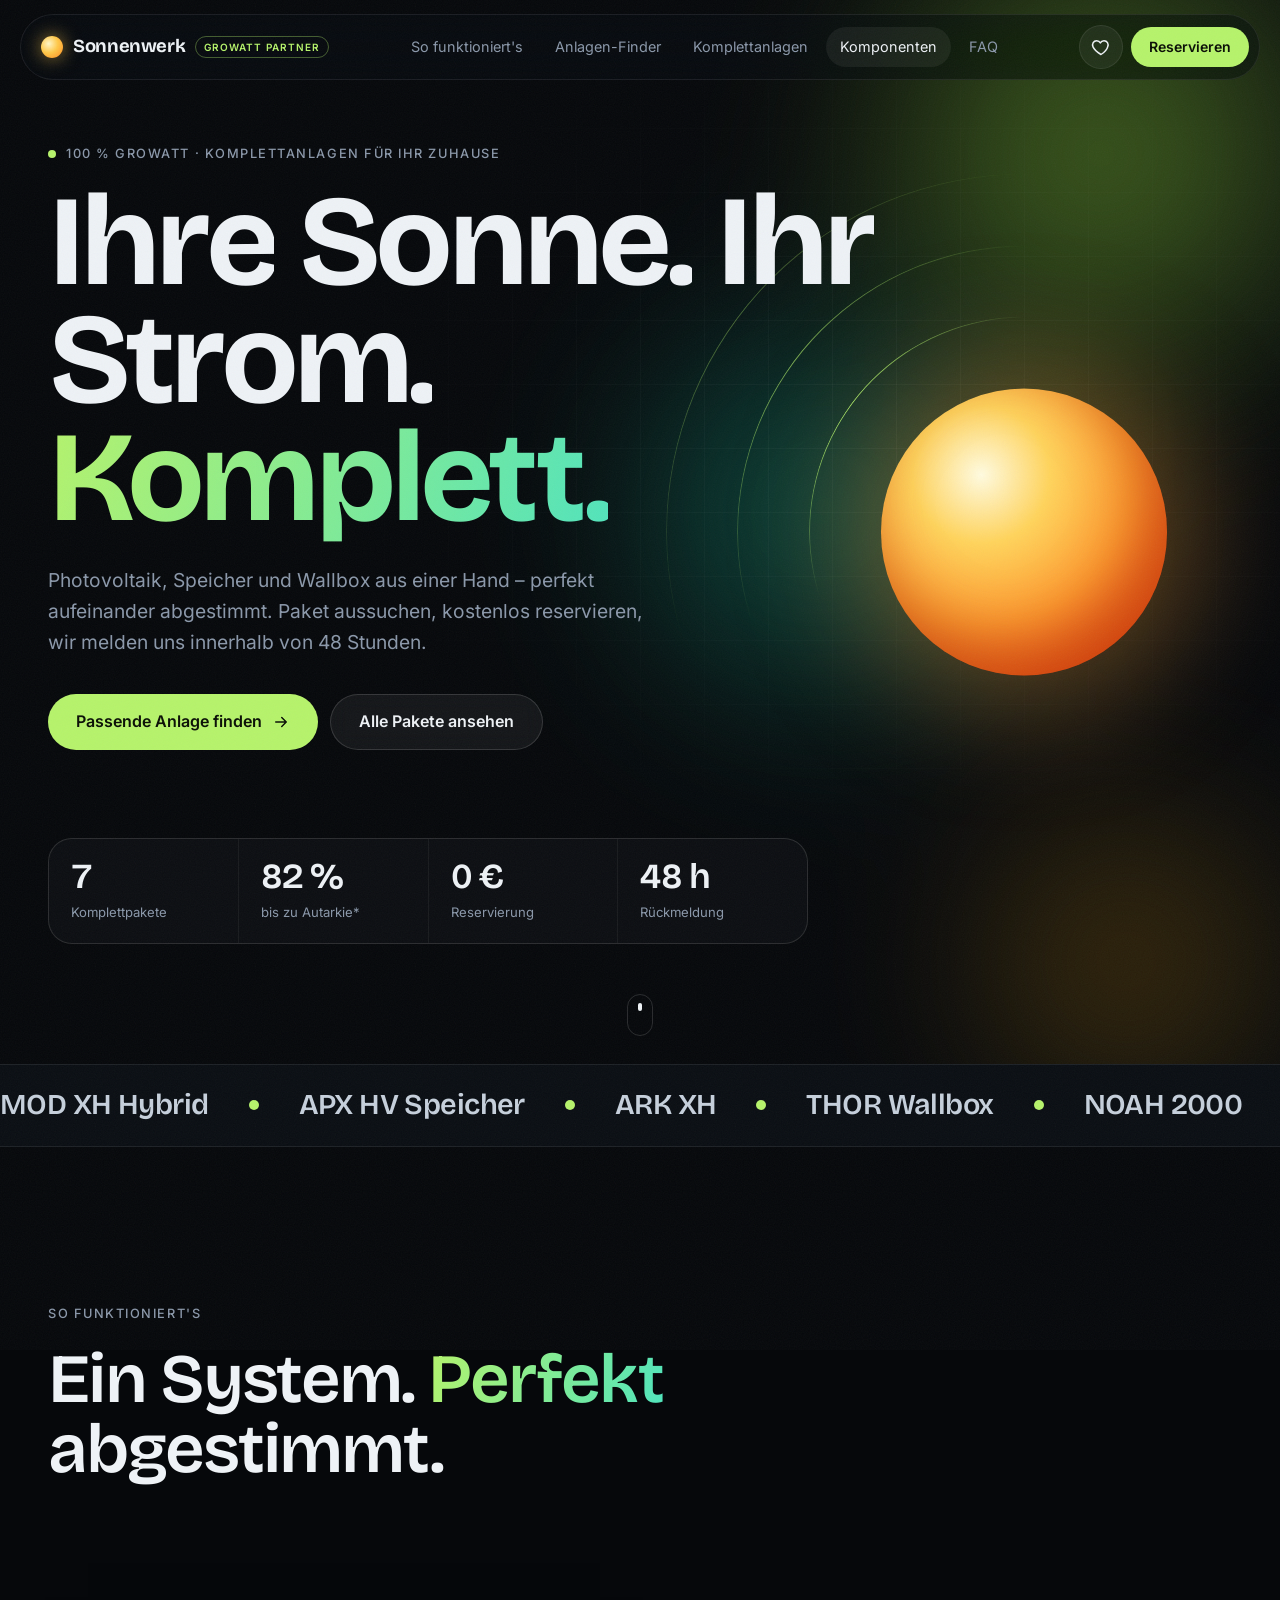
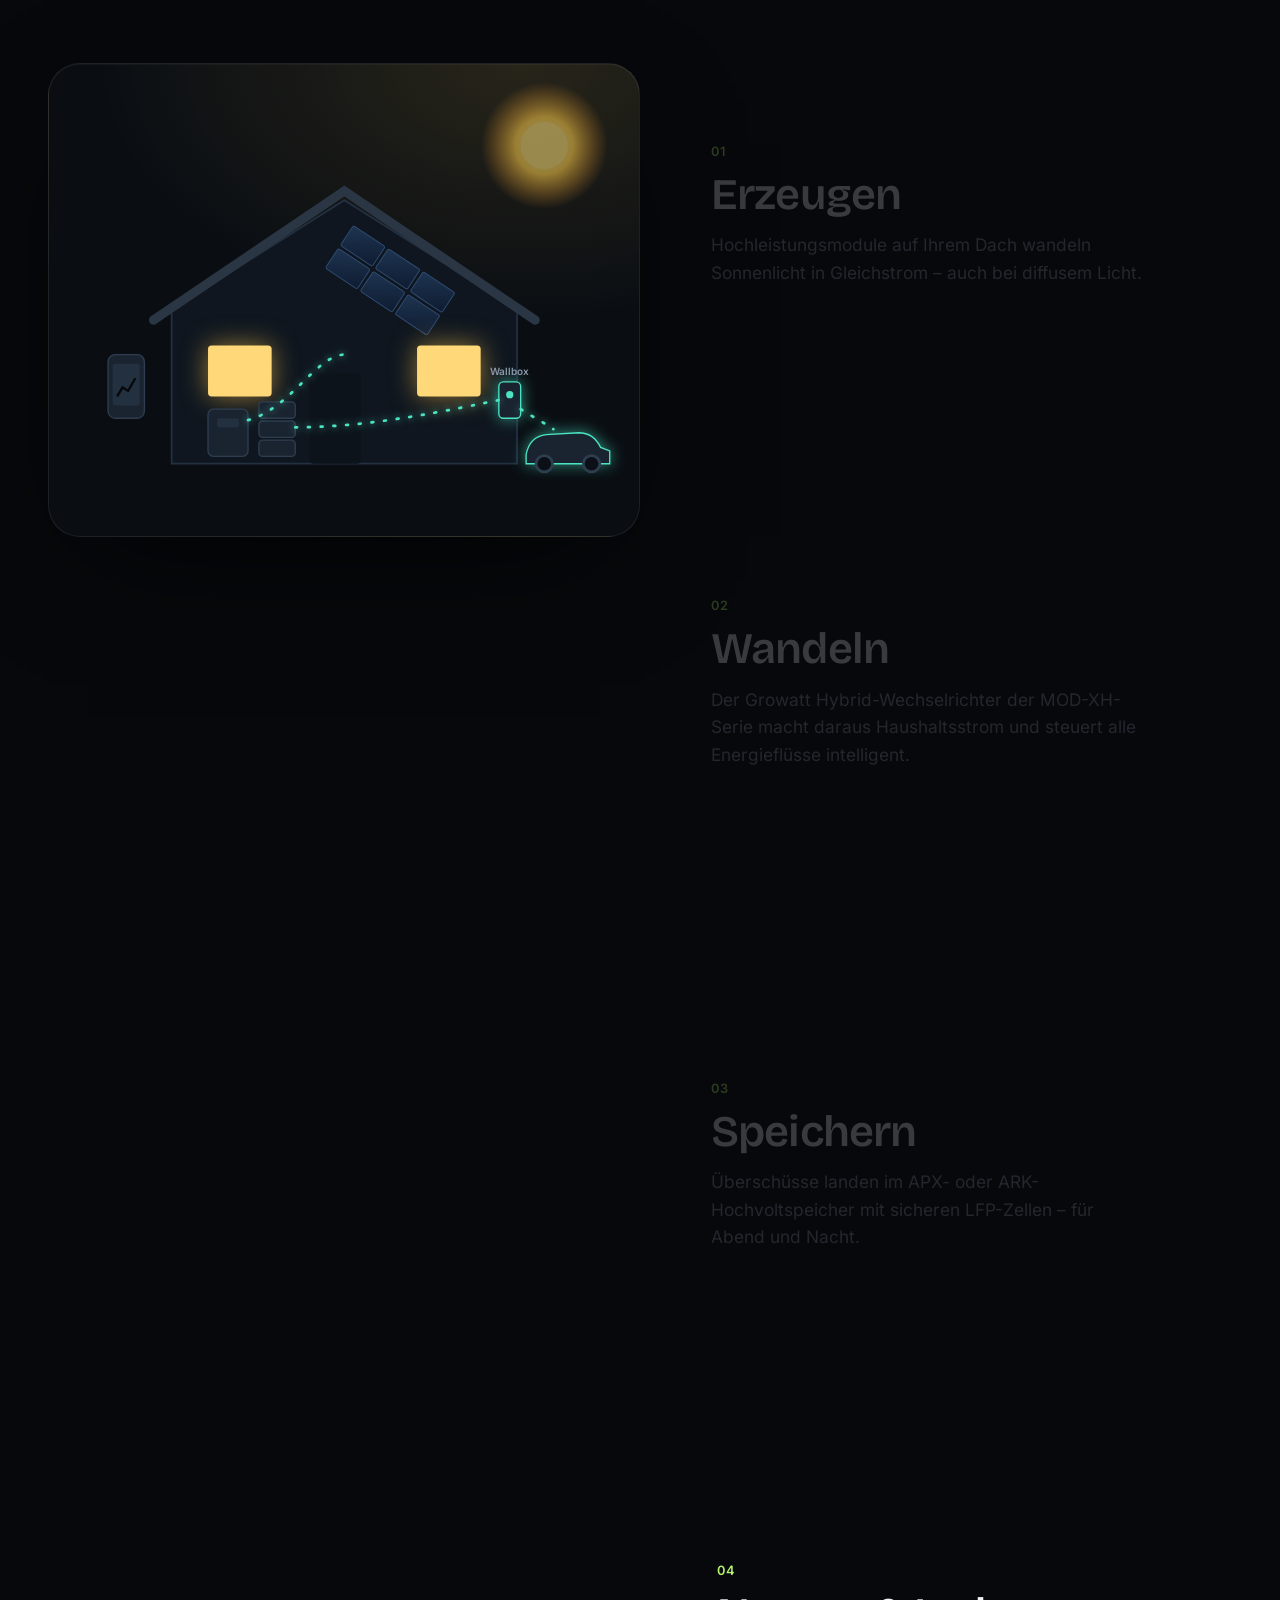
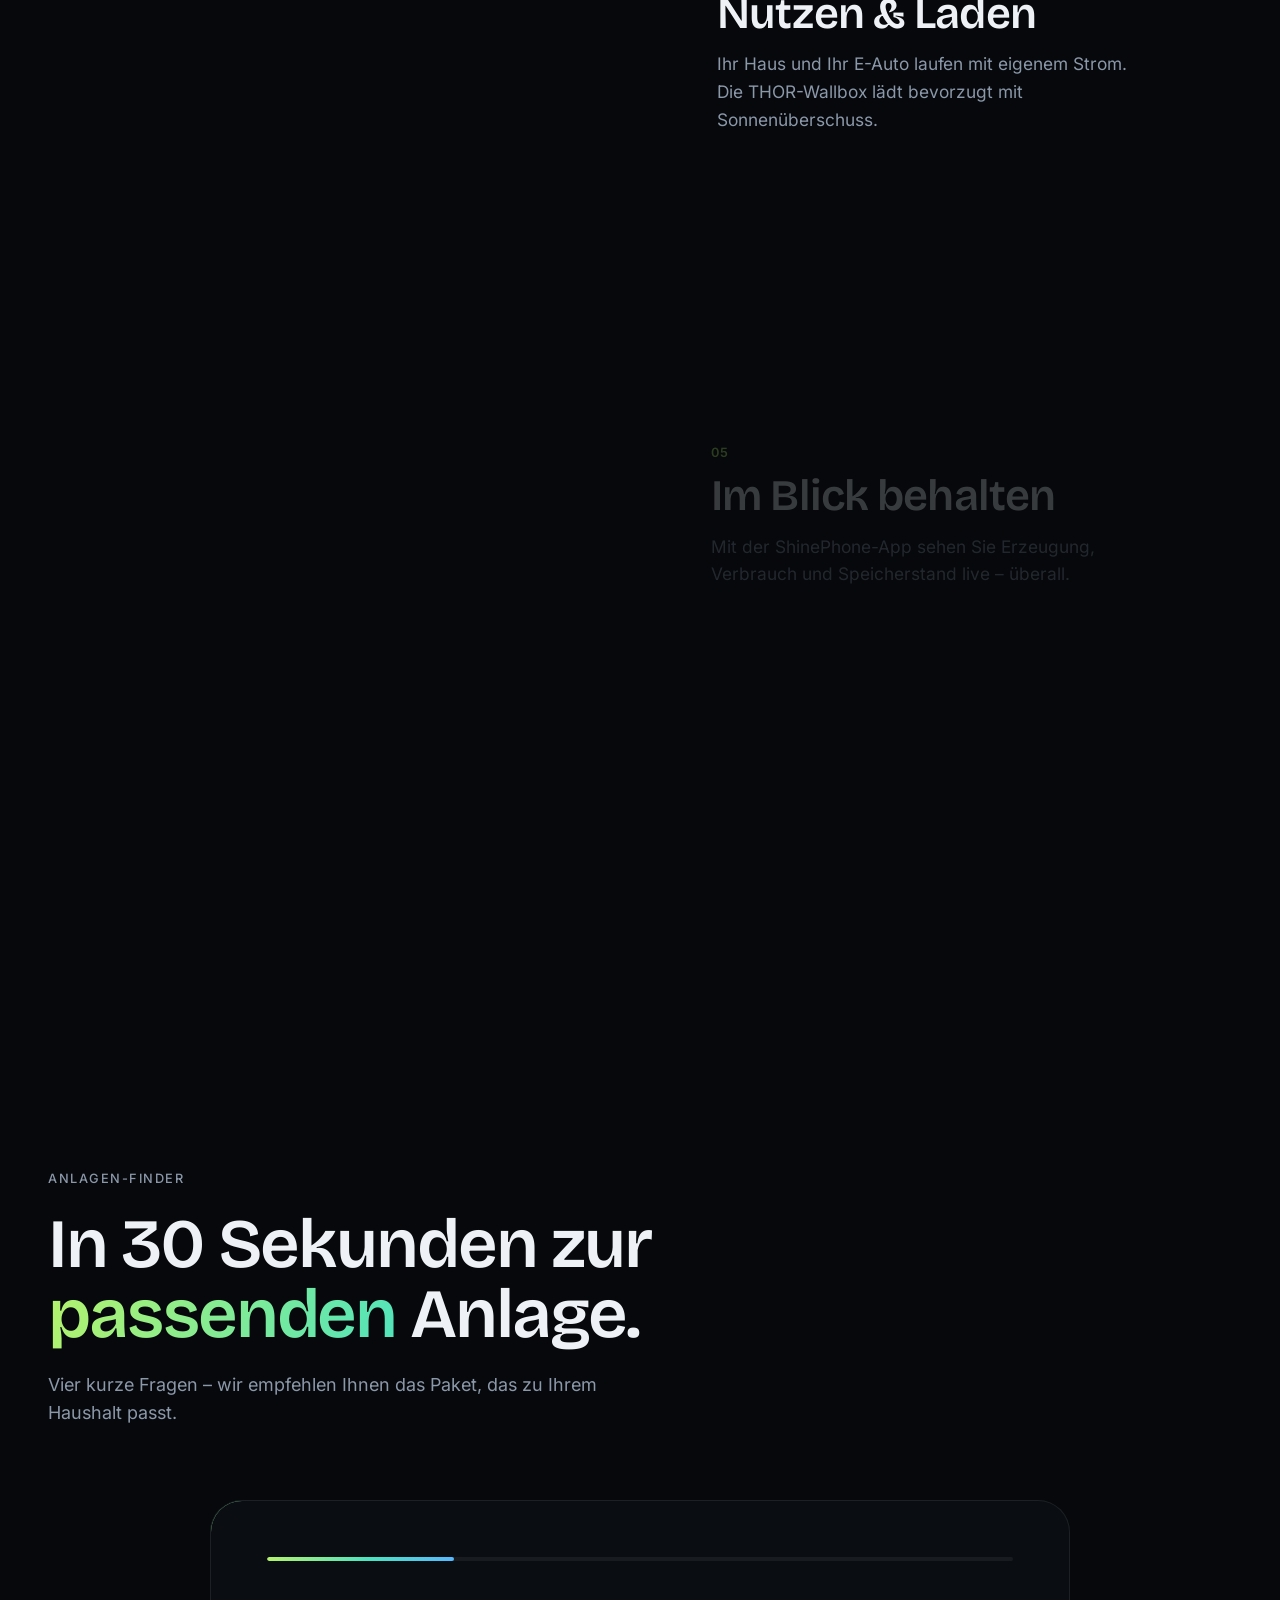
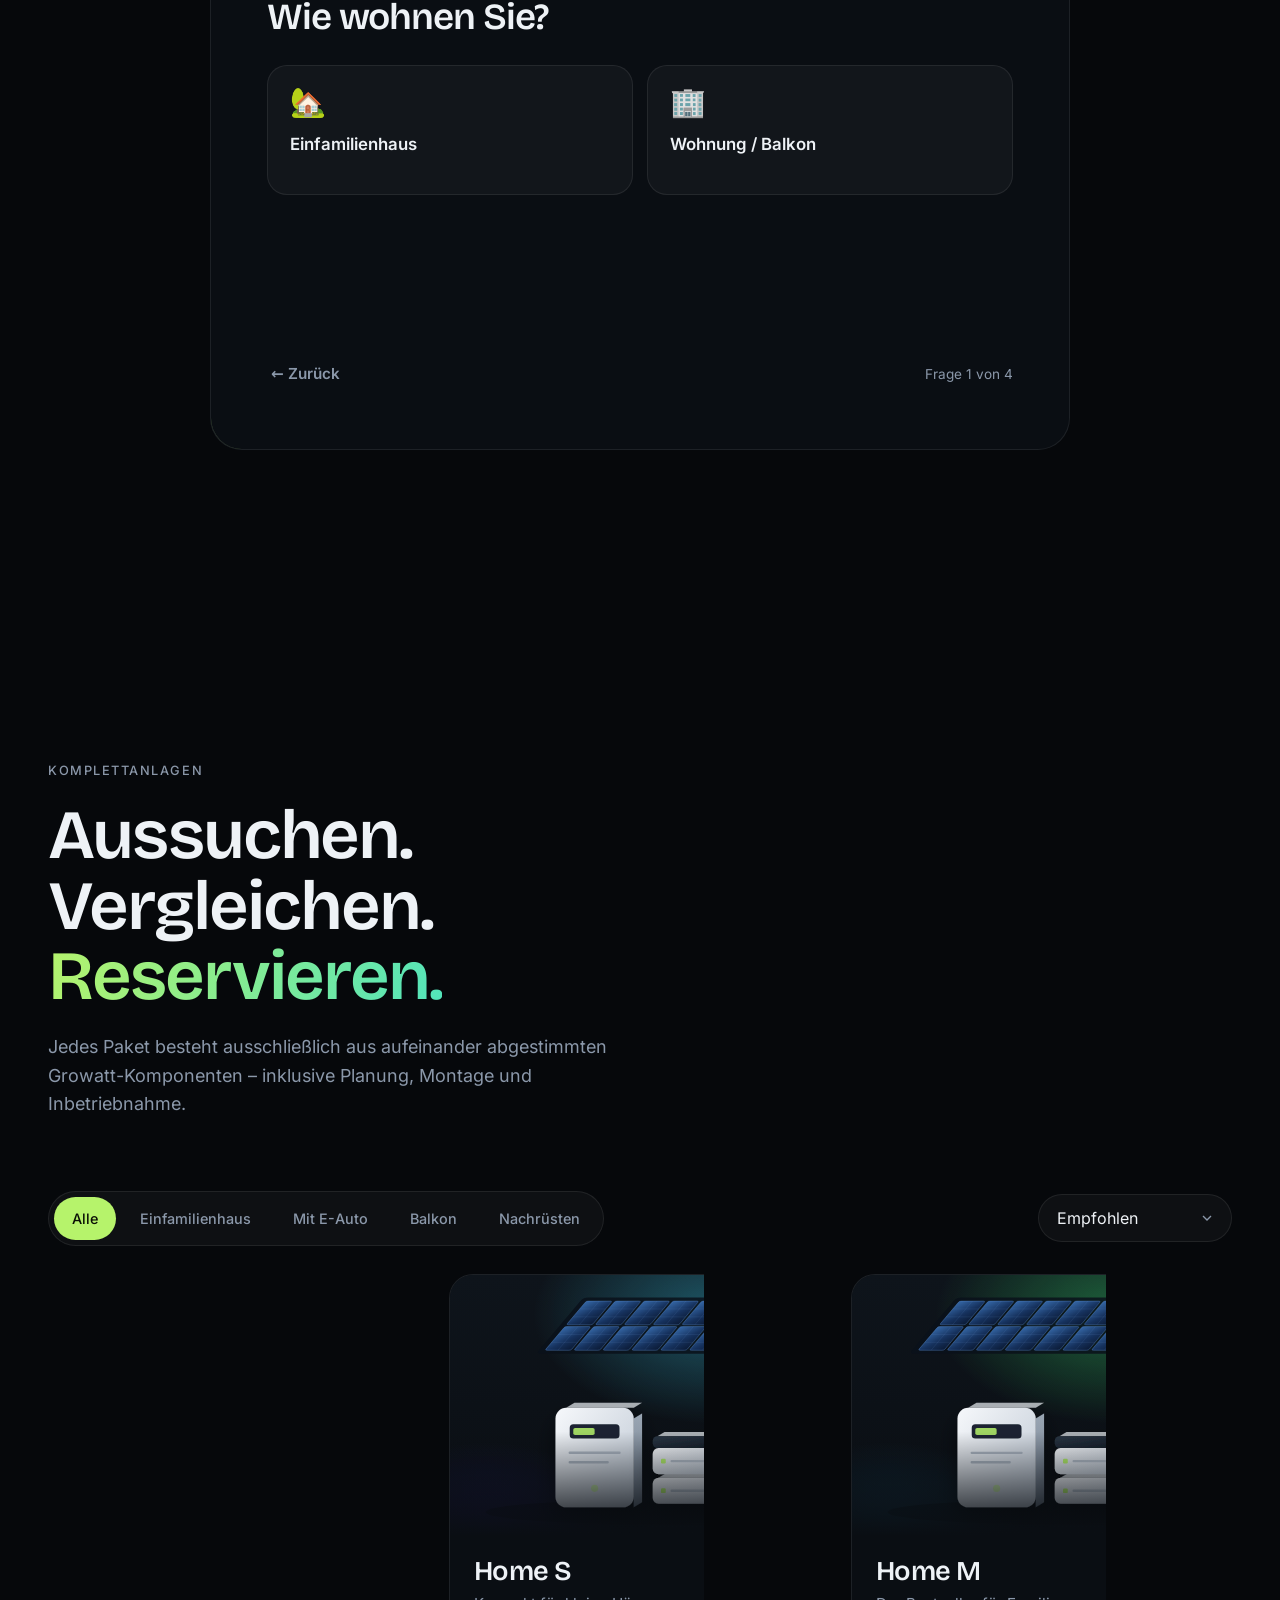
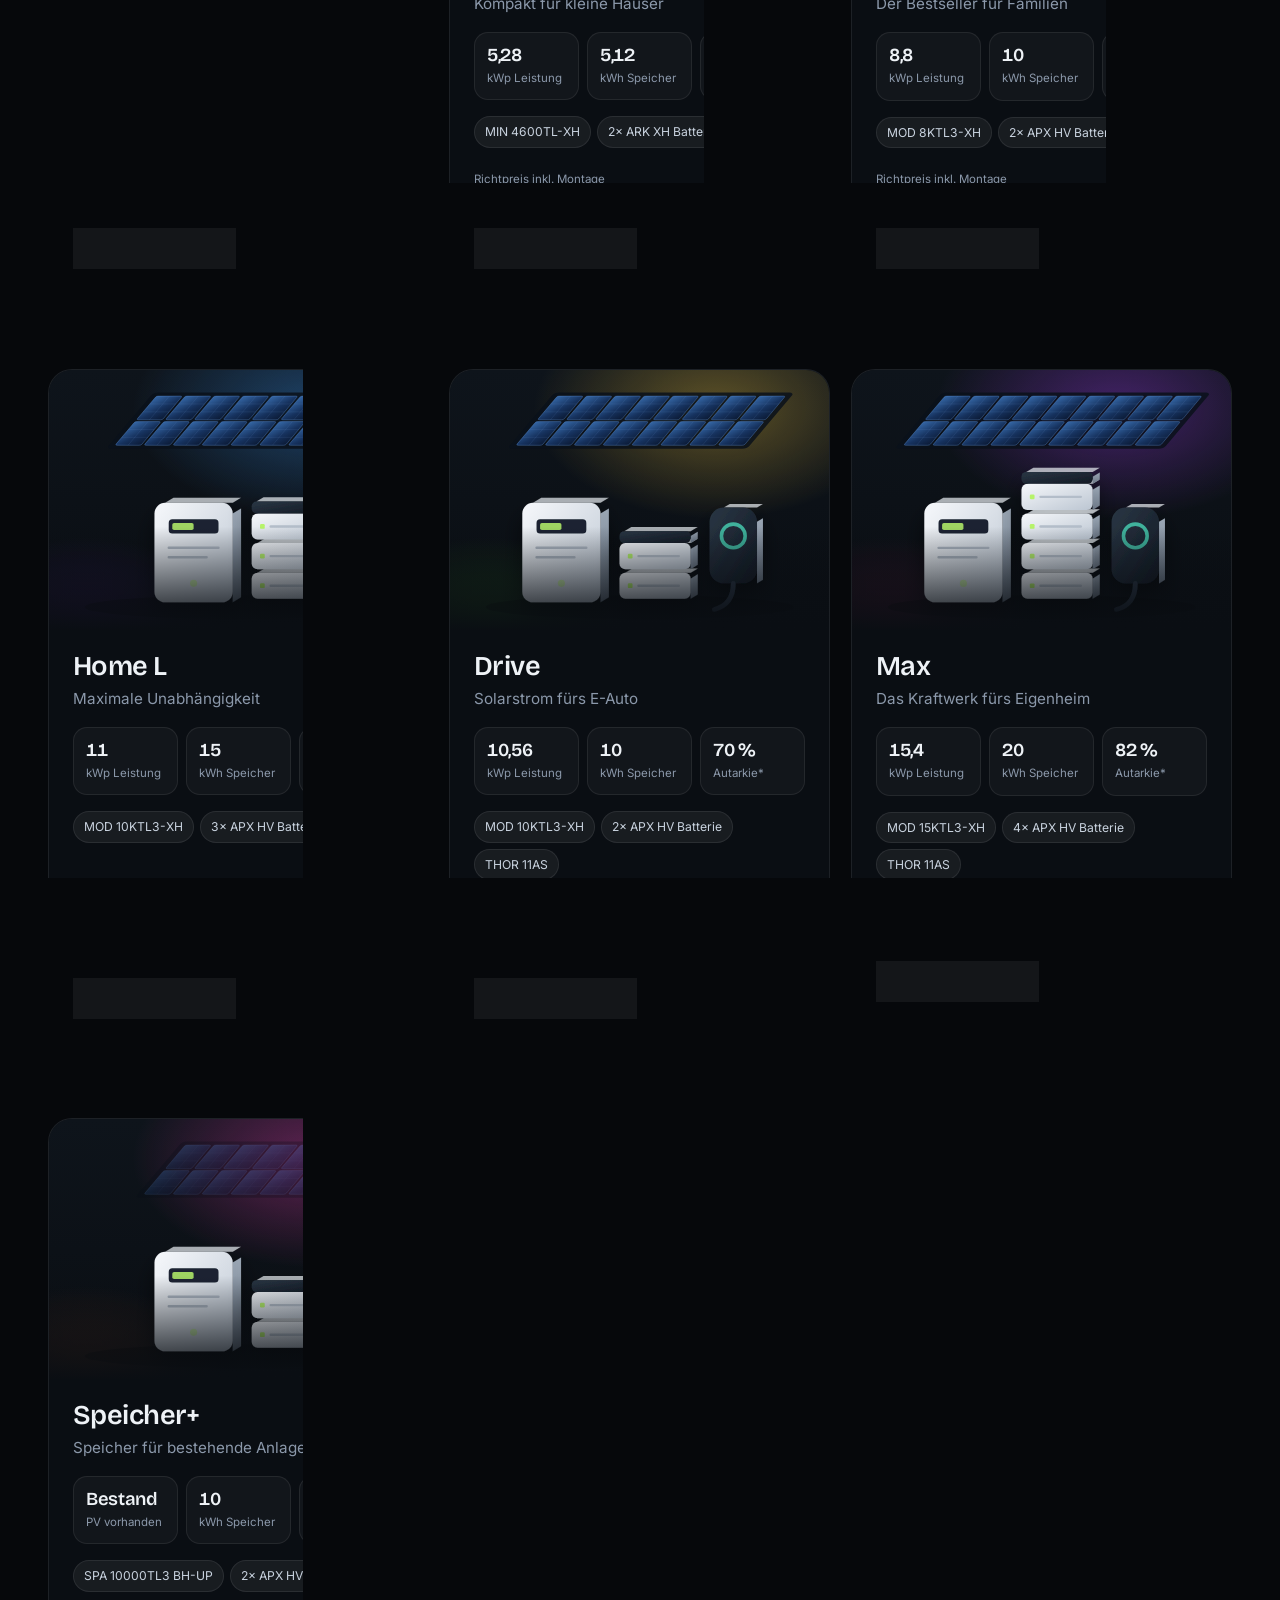
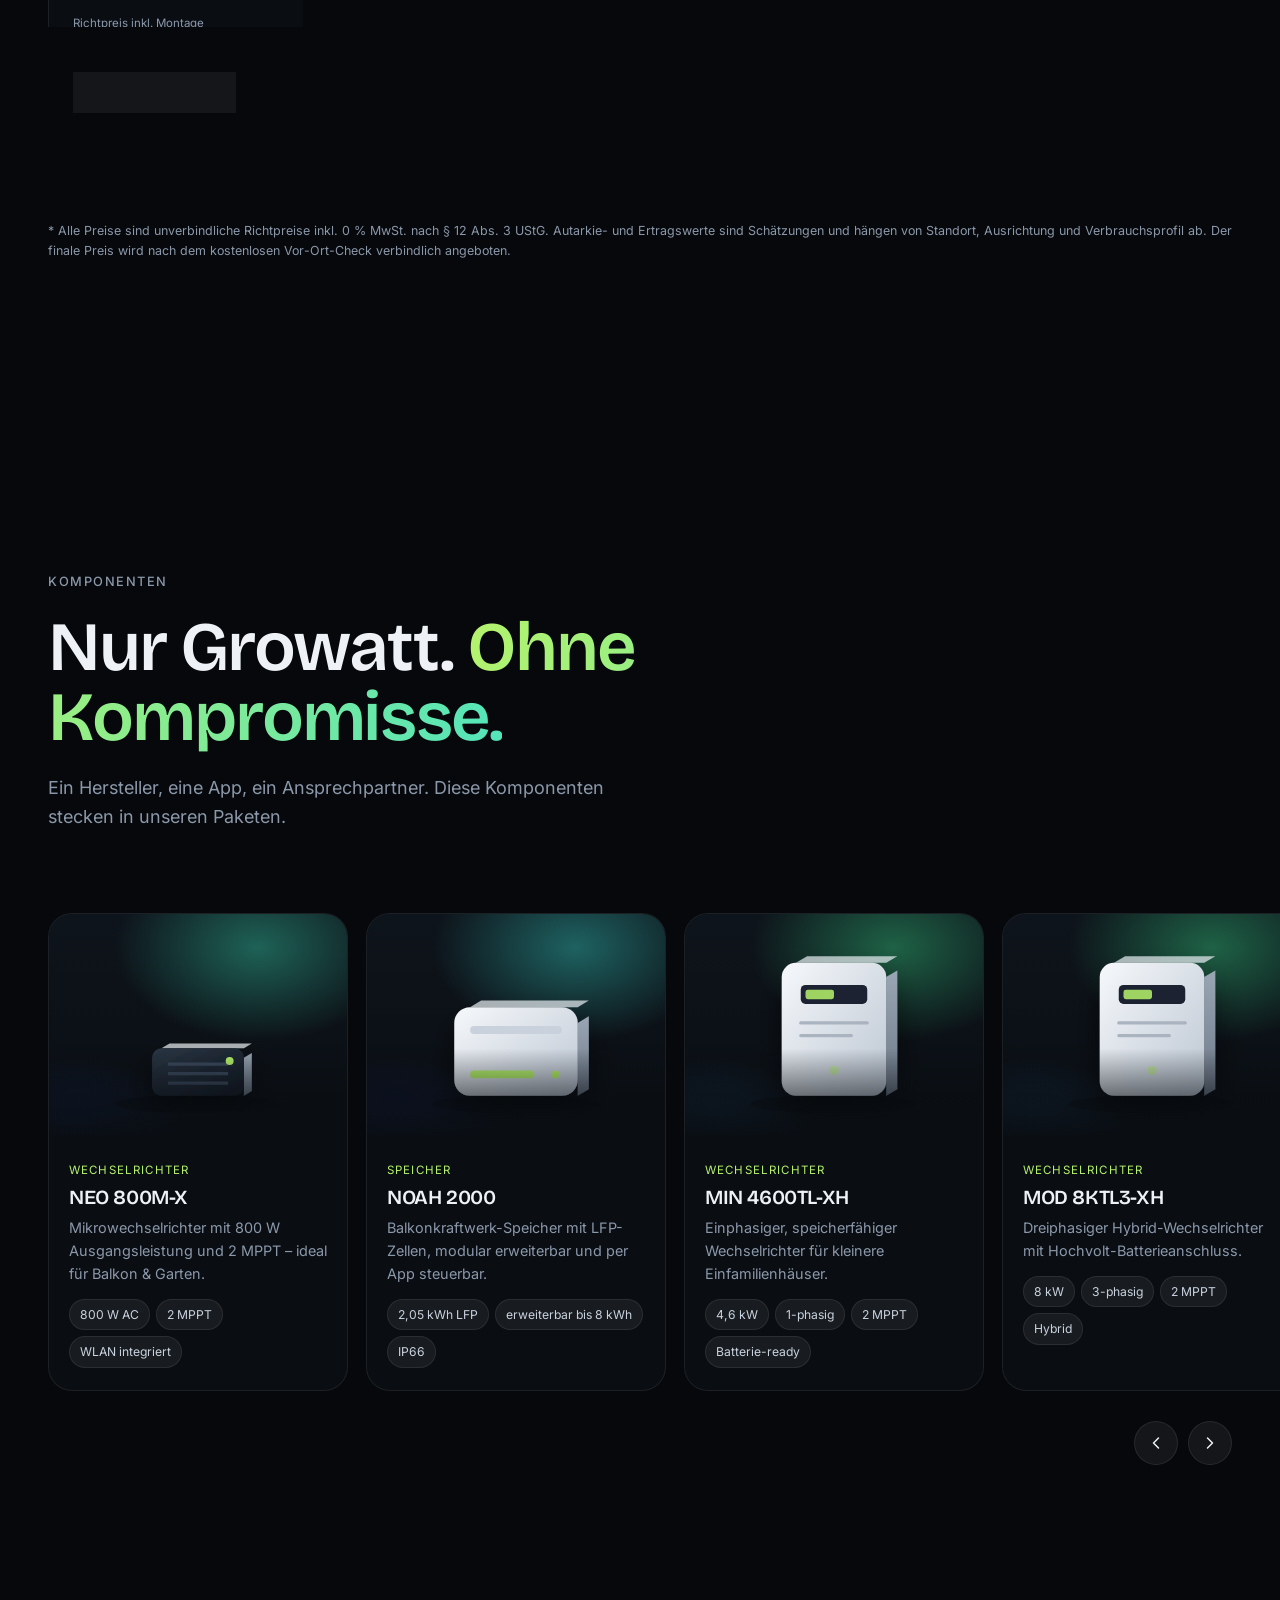
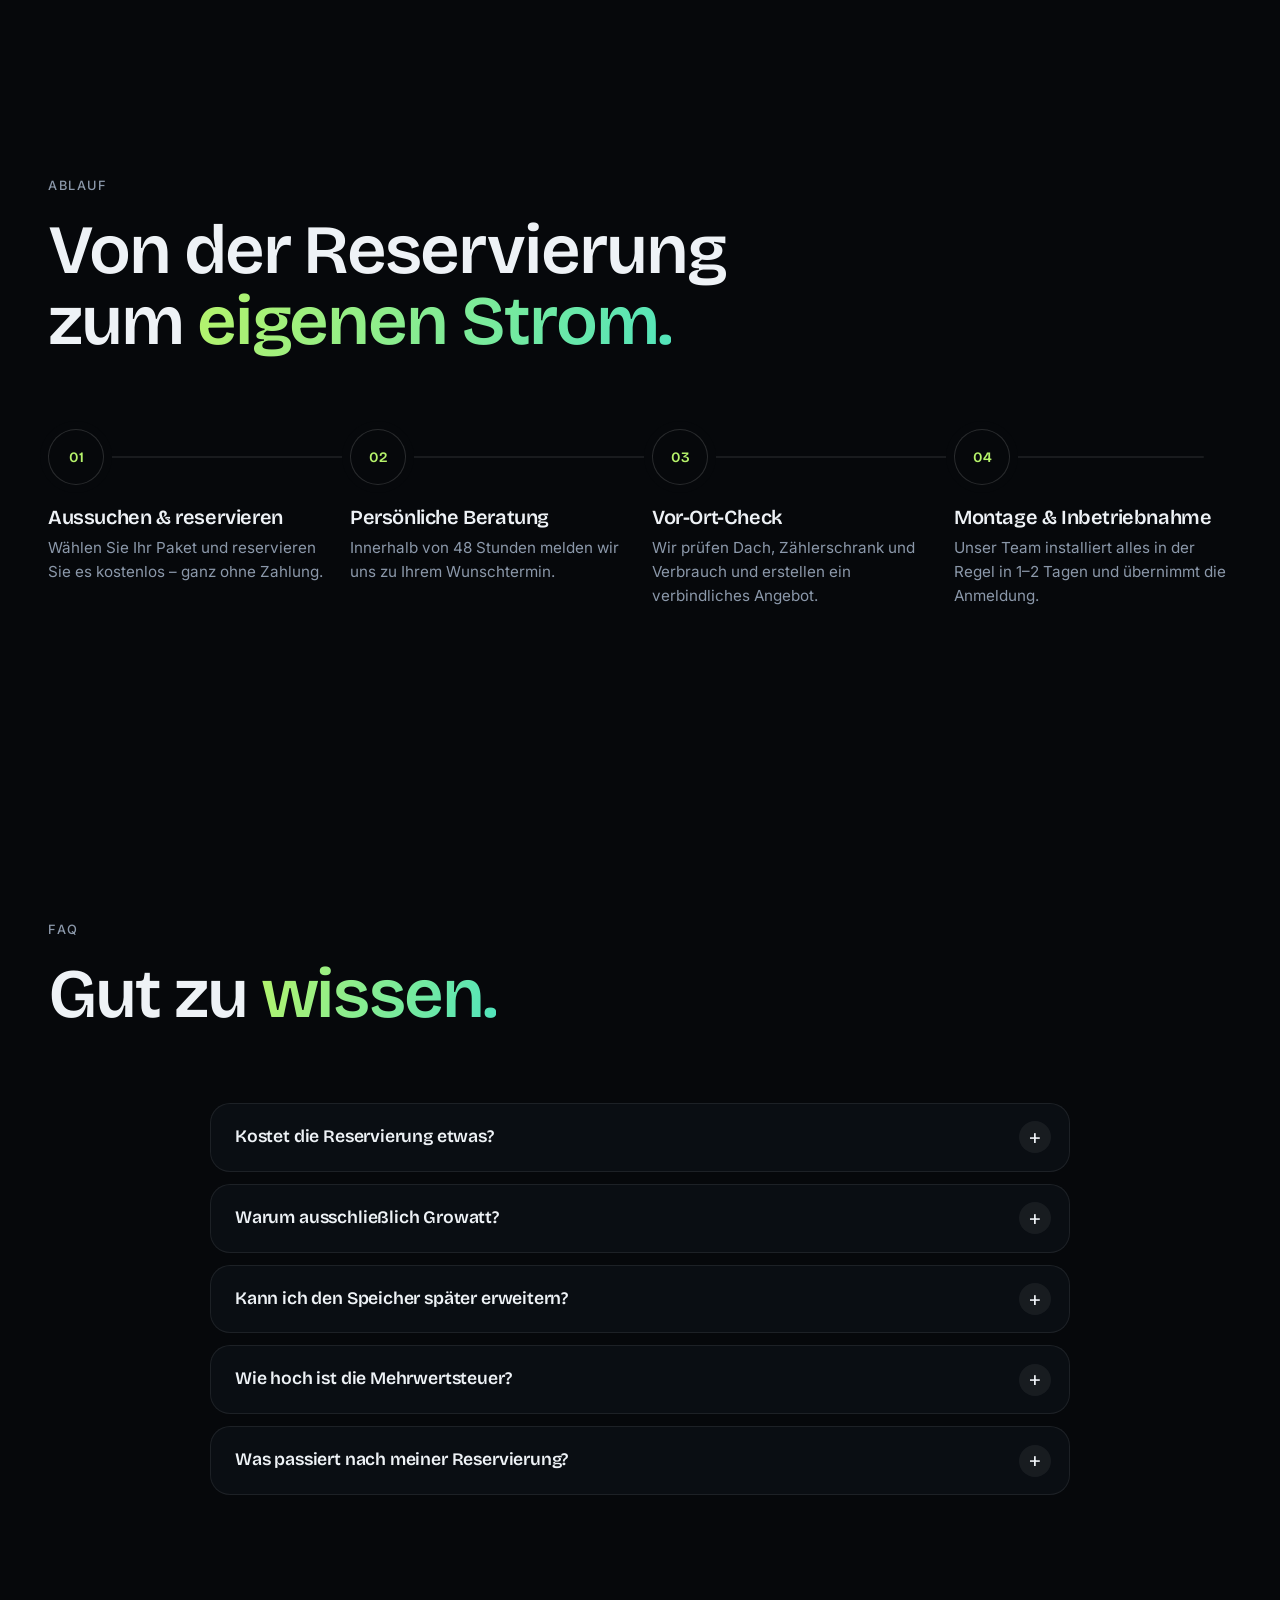
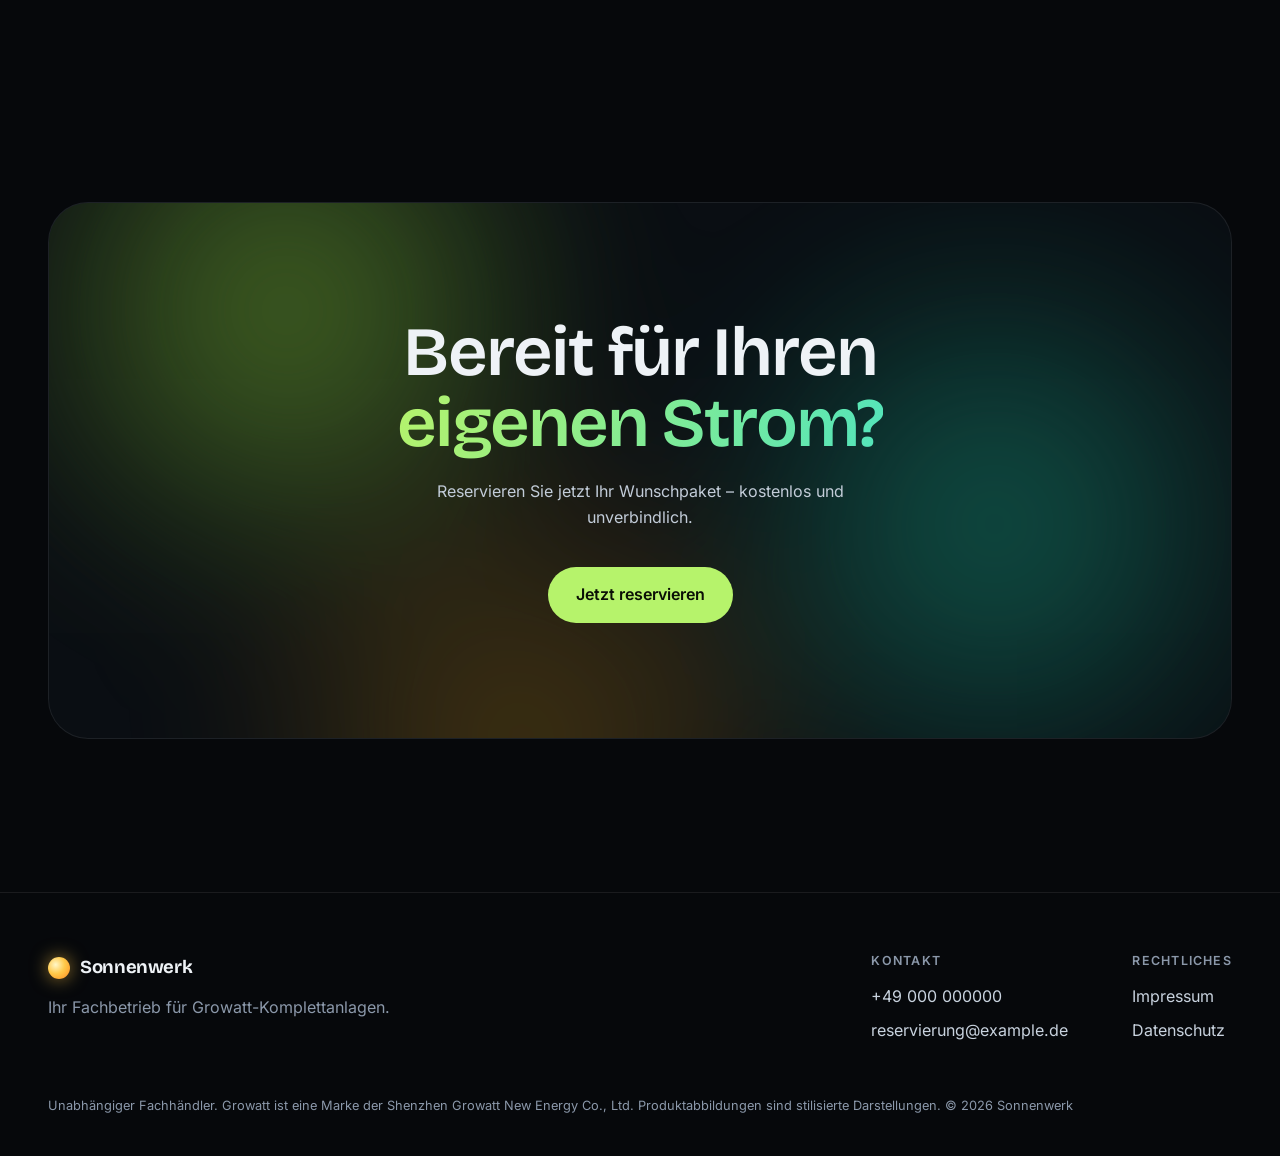
<file: index.html>
<!doctype html>
<html lang="de">
<head>
  <meta charset="utf-8" />
  <meta name="viewport" content="width=device-width, initial-scale=1, viewport-fit=cover" />
  <title>Growatt Komplettanlagen – aussuchen & reservieren</title>
  <meta name="description" content="Photovoltaik-Komplettanlagen ausschließlich mit Growatt-Komponenten: Wechselrichter, Speicher, Wallbox. Paket aussuchen und kostenlos reservieren." />
  <meta name="theme-color" content="#06080b" />
  <meta name="view-transition" content="same-origin" />
  <link rel="preload" href="assets/fonts/inter.woff2" as="font" type="font/woff2" crossorigin />
  <link rel="preload" href="assets/fonts/bricolage.woff2" as="font" type="font/woff2" crossorigin />
  <link rel="icon" href="data:image/svg+xml,%3Csvg xmlns='http://www.w3.org/2000/svg' viewBox='0 0 32 32'%3E%3Ccircle cx='16' cy='16' r='9' fill='%23b6f36b'/%3E%3C/svg%3E" />
  <link rel="stylesheet" href="assets/css/styles.css" />
  <script>document.documentElement.classList.add("js")</script>
</head>
<body>
  <a class="skip" href="#main">Zum Inhalt springen</a>

  <div class="progress" aria-hidden="true"></div>
  <div class="cursor" aria-hidden="true"><span></span></div>
  <div class="grain" aria-hidden="true"></div>

  <!-- Navigation ------------------------------------------------------- -->
  <header class="nav" id="nav">
    <a href="#top" class="brand" aria-label="Startseite">
      <span class="brand__sun" aria-hidden="true"></span>
      <span class="brand__name" data-company>Sonnenwerk</span>
      <span class="brand__tag">Growatt Partner</span>
    </a>
    <nav class="nav__links" aria-label="Hauptnavigation">
      <a href="#story">So funktioniert's</a>
      <a href="#finder">Anlagen-Finder</a>
      <a href="#pakete">Komplettanlagen</a>
      <a href="#komponenten">Komponenten</a>
      <a href="#faq">FAQ</a>
    </nav>
    <div class="nav__actions">
      <button class="icon-btn" id="openSaved" aria-label="Merkliste öffnen">
        <svg viewBox="0 0 24 24" aria-hidden="true"><path d="M12 21s-7.5-4.6-9.6-9.2C.9 8.4 3 4.5 6.8 4.5c2.1 0 3.6 1.1 4.4 2.6.8-1.5 2.3-2.6 4.4-2.6 3.8 0 5.9 3.9 4.4 7.3C18.9 16.4 12 21 12 21z"/></svg>
        <span class="count" id="savedCount" hidden>0</span>
      </button>
      <button class="btn btn--primary btn--sm magnetic" data-reserve>Reservieren</button>
      <button class="burger" id="burger" aria-label="Menü" aria-expanded="false"><span></span><span></span></button>
    </div>
  </header>

  <main id="main">
    <!-- Hero ---------------------------------------------------------- -->
    <section class="hero" id="top">
      <div class="aurora" aria-hidden="true">
        <span></span><span></span><span></span>
      </div>
      <div class="hero__grid" aria-hidden="true"></div>

      <div class="hero__inner">
        <p class="eyebrow reveal">
          <span class="dot"></span> 100 % Growatt · Komplettanlagen für Ihr Zuhause
        </p>
        <h1 class="hero__title split" aria-label="Ihre Sonne. Ihr Strom. Komplett.">
          Ihre Sonne. Ihr Strom. <em>Komplett.</em>
        </h1>
        <p class="hero__lead reveal" style="--d:.5s">
          Photovoltaik, Speicher und Wallbox aus einer Hand – perfekt aufeinander abgestimmt.
          Paket aussuchen, kostenlos reservieren, wir melden uns innerhalb von 48&nbsp;Stunden.
        </p>
        <div class="hero__cta reveal" style="--d:.65s">
          <a href="#finder" class="btn btn--primary btn--lg magnetic">
            Passende Anlage finden
            <svg viewBox="0 0 24 24" aria-hidden="true"><path d="M5 12h14M13 6l6 6-6 6"/></svg>
          </a>
          <a href="#pakete" class="btn btn--ghost btn--lg magnetic">Alle Pakete ansehen</a>
        </div>

        <ul class="hero__stats reveal" style="--d:.8s">
          <li><strong data-count="7">0</strong><span>Komplettpakete</span></li>
          <li><strong data-count="82" data-suffix=" %">0</strong><span>bis zu Autarkie*</span></li>
          <li><strong data-count="0" data-suffix=" €">0</strong><span>Reservierung</span></li>
          <li><strong data-count="48" data-suffix=" h">0</strong><span>Rückmeldung</span></li>
        </ul>
      </div>

      <div class="hero__orb" aria-hidden="true">
        <div class="orb">
          <div class="orb__core"></div>
          <div class="orb__ring r1"></div>
          <div class="orb__ring r2"></div>
          <div class="orb__ring r3"></div>
        </div>
      </div>

      <a href="#story" class="scroll-hint" aria-label="Weiter scrollen"><span></span></a>
    </section>

    <!-- Marquee -------------------------------------------------------- -->
    <section class="marquee" aria-label="Komponenten im Sortiment">
      <div class="marquee__track">
        <span>MOD XH Hybrid</span><i></i><span>APX HV Speicher</span><i></i><span>ARK XH</span><i></i>
        <span>THOR Wallbox</span><i></i><span>NOAH 2000</span><i></i><span>NEO 800M-X</span><i></i>
        <span>ShinePhone App</span><i></i><span>MIN TL-XH</span><i></i><span>SPA BH-UP</span><i></i>
      </div>
    </section>

    <!-- Scrollytelling -------------------------------------------------- -->
    <section class="story" id="story">
      <div class="section-head reveal">
        <p class="eyebrow">So funktioniert's</p>
        <h2>Ein System. <em>Perfekt</em> abgestimmt.</h2>
      </div>

      <div class="story__wrap">
        <div class="story__sticky">
          <div class="scene" id="scene" data-step="0">
            <svg viewBox="0 0 600 480" role="img" aria-label="Illustration: Energiefluss vom Dach über Wechselrichter und Speicher ins Haus und zum E-Auto">
              <defs>
                <linearGradient id="gRoof" x1="0" x2="1">
                  <stop offset="0" stop-color="#1f2a38"/><stop offset="1" stop-color="#121a24"/>
                </linearGradient>
                <linearGradient id="gPanel" x1="0" y1="0" x2="1" y2="1">
                  <stop offset="0" stop-color="#2b4e7a"/><stop offset="1" stop-color="#0f2140"/>
                </linearGradient>
                <radialGradient id="gSun">
                  <stop offset="0" stop-color="#fff6c2"/><stop offset=".45" stop-color="#ffcf4a"/><stop offset="1" stop-color="#ff9d2a" stop-opacity="0"/>
                </radialGradient>
                <filter id="glow" x="-50%" y="-50%" width="200%" height="200%"><feGaussianBlur stdDeviation="4" result="b"/><feMerge><feMergeNode in="b"/><feMergeNode in="SourceGraphic"/></feMerge></filter>
              </defs>

              <g class="s-sun"><circle cx="520" cy="70" r="70" fill="url(#gSun)"/><circle cx="520" cy="70" r="26" fill="#ffe27a"/></g>
              <g class="s-rays"><path d="M470 110 L360 175 M490 125 L410 200 M455 95 L310 160"/></g>

              <!-- Haus -->
              <path class="s-house" d="M110 250 L300 130 L490 250 V420 H110 Z"/>
              <path d="M90 262 L300 120 L510 262" fill="none" stroke="#2a3644" stroke-width="10" stroke-linecap="round"/>
              <g class="s-panels">
                <g transform="translate(310 158) rotate(33.5)">
                  <rect x="0" y="0" width="42" height="26" rx="2"/><rect x="46" y="0" width="42" height="26" rx="2"/><rect x="92" y="0" width="42" height="26" rx="2"/>
                  <rect x="0" y="30" width="42" height="26" rx="2"/><rect x="46" y="30" width="42" height="26" rx="2"/><rect x="92" y="30" width="42" height="26" rx="2"/>
                </g>
              </g>
              <rect x="262" y="320" width="56" height="100" rx="4" fill="#0d131b"/>
              <rect x="150" y="290" width="70" height="56" rx="4" class="s-window"/>
              <rect x="380" y="290" width="70" height="56" rx="4" class="s-window"/>

              <!-- Geräte -->
              <g class="s-inverter" transform="translate(150 360)">
                <rect width="44" height="52" rx="6"/><rect x="10" y="10" width="24" height="10" rx="2" class="scr"/>
                <text x="22" y="-8" text-anchor="middle">Wechselrichter</text>
              </g>
              <g class="s-battery" transform="translate(206 352)">
                <rect width="40" height="18" rx="4"/><rect y="21" width="40" height="18" rx="4"/><rect y="42" width="40" height="18" rx="4"/>
                <rect class="lvl" x="4" y="4" width="20" height="4" rx="2"/>
                <text x="20" y="-8" text-anchor="middle">Speicher</text>
              </g>
              <g class="s-wallbox" transform="translate(470 330)">
                <rect width="24" height="40" rx="5"/><circle cx="12" cy="14" r="4" class="scr"/>
                <text x="12" y="-8" text-anchor="middle">Wallbox</text>
              </g>
              <g class="s-car" transform="translate(500 380)">
                <path d="M0 30 Q4 10 22 8 L58 6 Q74 6 82 22 L92 26 V40 H0 Z"/>
                <circle cx="20" cy="40" r="9"/><circle cx="72" cy="40" r="9"/>
              </g>
              <g class="s-phone" transform="translate(40 300)">
                <rect width="40" height="70" rx="8"/><rect x="5" y="10" width="30" height="46" rx="3" class="scr"/>
                <path d="M10 46 L16 36 L22 40 L30 26" fill="none" stroke="#06080b" stroke-width="2.5"/>
                <text x="20" y="-8" text-anchor="middle">App</text>
              </g>

              <!-- Energieflüsse -->
              <path class="flow f1" d="M372 210 C340 270 240 300 172 360"/>
              <path class="flow f2" d="M176 360 C180 330 222 330 226 352"/>
              <path class="flow f3" d="M194 372 C240 360 270 300 300 300"/>
              <path class="flow f4" d="M246 380 C330 380 420 360 470 350"/>
              <path class="flow f5" d="M494 360 C510 370 520 375 530 382"/>
              <path class="flow f6" d="M150 386 C110 380 90 360 80 340"/>
            </svg>
          </div>
        </div>

        <ol class="story__steps">
          <li class="step" data-step="1">
            <span class="step__num">01</span>
            <h3>Erzeugen</h3>
            <p>Hochleistungsmodule auf Ihrem Dach wandeln Sonnenlicht in Gleichstrom – auch bei diffusem Licht.</p>
          </li>
          <li class="step" data-step="2">
            <span class="step__num">02</span>
            <h3>Wandeln</h3>
            <p>Der Growatt Hybrid-Wechselrichter der MOD-XH-Serie macht daraus Haushaltsstrom und steuert alle Energieflüsse intelligent.</p>
          </li>
          <li class="step" data-step="3">
            <span class="step__num">03</span>
            <h3>Speichern</h3>
            <p>Überschüsse landen im APX- oder ARK-Hochvoltspeicher mit sicheren LFP-Zellen – für Abend und Nacht.</p>
          </li>
          <li class="step" data-step="4">
            <span class="step__num">04</span>
            <h3>Nutzen & Laden</h3>
            <p>Ihr Haus und Ihr E-Auto laufen mit eigenem Strom. Die THOR-Wallbox lädt bevorzugt mit Sonnenüberschuss.</p>
          </li>
          <li class="step" data-step="5">
            <span class="step__num">05</span>
            <h3>Im Blick behalten</h3>
            <p>Mit der ShinePhone-App sehen Sie Erzeugung, Verbrauch und Speicherstand live – überall.</p>
          </li>
        </ol>
      </div>
    </section>

    <!-- Finder ---------------------------------------------------------- -->
    <section class="finder" id="finder">
      <div class="section-head reveal">
        <p class="eyebrow">Anlagen-Finder</p>
        <h2>In 30 Sekunden zur <em>passenden</em> Anlage.</h2>
        <p class="section-lead">Vier kurze Fragen – wir empfehlen Ihnen das Paket, das zu Ihrem Haushalt passt.</p>
      </div>

      <div class="finder__card reveal" id="finderCard">
        <div class="finder__progress"><span id="finderBar"></span></div>
        <form id="finderForm" novalidate>
          <fieldset class="q is-active" data-q="0">
            <legend>Wie wohnen Sie?</legend>
            <div class="choices">
              <label class="choice"><input type="radio" name="home" value="haus" /><span><b>🏡</b>Einfamilienhaus</span></label>
              <label class="choice"><input type="radio" name="home" value="wohnung" /><span><b>🏢</b>Wohnung / Balkon</span></label>
            </div>
          </fieldset>
          <fieldset class="q" data-q="1">
            <legend>Haben Sie bereits eine PV-Anlage?</legend>
            <div class="choices">
              <label class="choice"><input type="radio" name="pv" value="nein" /><span><b>✨</b>Nein, neu</span></label>
              <label class="choice"><input type="radio" name="pv" value="ja" /><span><b>🔋</b>Ja – Speicher nachrüsten</span></label>
            </div>
          </fieldset>
          <fieldset class="q" data-q="2">
            <legend>Fährt bei Ihnen (bald) ein E-Auto?</legend>
            <div class="choices">
              <label class="choice"><input type="radio" name="ev" value="ja" /><span><b>⚡</b>Ja</span></label>
              <label class="choice"><input type="radio" name="ev" value="geplant" /><span><b>🗓️</b>Geplant</span></label>
              <label class="choice"><input type="radio" name="ev" value="nein" /><span><b>🚲</b>Nein</span></label>
            </div>
          </fieldset>
          <fieldset class="q" data-q="3">
            <legend>Wie hoch ist Ihr Jahresverbrauch?</legend>
            <div class="range">
              <output id="consOut">4.500 kWh</output>
              <input type="range" id="cons" name="cons" min="1500" max="12000" step="250" value="4500" />
              <div class="range__scale"><span>1.500</span><span>12.000 kWh</span></div>
              <p class="hint">Faustregel: ca. 1.500 kWh pro Person + 2.000 kWh pro E-Auto.</p>
            </div>
            <button type="submit" class="btn btn--primary btn--lg magnetic">Empfehlung anzeigen</button>
          </fieldset>
          <div class="q q--result" data-q="4" id="finderResult" aria-live="polite"></div>
        </form>
        <div class="finder__nav">
          <button class="btn btn--text" id="finderBack" type="button" hidden>← Zurück</button>
          <span class="finder__step" id="finderStep">Frage 1 von 4</span>
        </div>
      </div>
    </section>

    <!-- Pakete ---------------------------------------------------------- -->
    <section class="packages" id="pakete">
      <div class="section-head reveal">
        <p class="eyebrow">Komplettanlagen</p>
        <h2>Aussuchen. Vergleichen. <em>Reservieren.</em></h2>
        <p class="section-lead">Jedes Paket besteht ausschließlich aus aufeinander abgestimmten Growatt-Komponenten – inklusive Planung, Montage und Inbetriebnahme.</p>
      </div>

      <div class="toolbar reveal">
        <div class="chips" role="tablist" aria-label="Kategorie filtern" id="chips"></div>
        <label class="select">
          <span class="sr">Sortieren</span>
          <select id="sort">
            <option value="reco">Empfohlen</option>
            <option value="price-asc">Preis aufsteigend</option>
            <option value="price-desc">Preis absteigend</option>
            <option value="kwp-desc">Leistung</option>
            <option value="storage-desc">Speicher</option>
          </select>
        </label>
      </div>

      <div class="grid" id="grid" aria-live="polite"></div>
      <p class="fineprint">* Alle Preise sind unverbindliche Richtpreise inkl. 0&nbsp;% MwSt. nach §&nbsp;12 Abs.&nbsp;3 UStG. Autarkie- und Ertragswerte sind Schätzungen und hängen von Standort, Ausrichtung und Verbrauchsprofil ab. Der finale Preis wird nach dem kostenlosen Vor-Ort-Check verbindlich angeboten.</p>
    </section>

    <!-- Komponenten ------------------------------------------------------ -->
    <section class="components" id="komponenten">
      <div class="section-head reveal">
        <p class="eyebrow">Komponenten</p>
        <h2>Nur Growatt. <em>Ohne Kompromisse.</em></h2>
        <p class="section-lead">Ein Hersteller, eine App, ein Ansprechpartner. Diese Komponenten stecken in unseren Paketen.</p>
      </div>
      <div class="rail" id="rail" tabindex="0" aria-label="Komponenten, horizontal scrollbar"></div>
      <div class="rail__ctrl">
        <button class="icon-btn" data-rail="-1" aria-label="Zurück"><svg viewBox="0 0 24 24"><path d="M15 6l-6 6 6 6"/></svg></button>
        <button class="icon-btn" data-rail="1" aria-label="Weiter"><svg viewBox="0 0 24 24"><path d="M9 6l6 6-6 6"/></svg></button>
      </div>
    </section>

    <!-- Ablauf ---------------------------------------------------------- -->
    <section class="process" id="ablauf">
      <div class="section-head reveal">
        <p class="eyebrow">Ablauf</p>
        <h2>Von der Reservierung zum <em>eigenen Strom.</em></h2>
      </div>
      <ol class="timeline" id="timeline">
        <li class="reveal"><span class="t-ico">01</span><h3>Aussuchen & reservieren</h3><p>Wählen Sie Ihr Paket und reservieren Sie es kostenlos – ganz ohne Zahlung.</p></li>
        <li class="reveal"><span class="t-ico">02</span><h3>Persönliche Beratung</h3><p>Innerhalb von 48 Stunden melden wir uns zu Ihrem Wunschtermin.</p></li>
        <li class="reveal"><span class="t-ico">03</span><h3>Vor-Ort-Check</h3><p>Wir prüfen Dach, Zählerschrank und Verbrauch und erstellen ein verbindliches Angebot.</p></li>
        <li class="reveal"><span class="t-ico">04</span><h3>Montage & Inbetriebnahme</h3><p>Unser Team installiert alles in der Regel in 1–2 Tagen und übernimmt die Anmeldung.</p></li>
      </ol>
    </section>

    <!-- FAQ -------------------------------------------------------------- -->
    <section class="faq" id="faq">
      <div class="section-head reveal">
        <p class="eyebrow">FAQ</p>
        <h2>Gut zu <em>wissen.</em></h2>
      </div>
      <div class="faq__list">
        <details class="reveal" name="faq"><summary>Kostet die Reservierung etwas?</summary><div><p>Nein. Die Reservierung ist kostenlos und unverbindlich. Sie sichern sich damit Ihr Paket und einen Beratungstermin – bezahlt wird erst nach verbindlichem Angebot.</p></div></details>
        <details class="reveal" name="faq"><summary>Warum ausschließlich Growatt?</summary><div><p>Wenn Wechselrichter, Speicher, Wallbox und Monitoring vom selben Hersteller stammen, sind sie optimal aufeinander abgestimmt. Sie haben eine App für alles und einen klaren Ansprechpartner bei Garantiefragen.</p></div></details>
        <details class="reveal" name="faq"><summary>Kann ich den Speicher später erweitern?</summary><div><p>Ja. Die APX-HV- und ARK-XH-Speicher sind modular aufgebaut und lassen sich in festen Schritten erweitern – der NOAH 2000 für Balkonkraftwerke ebenfalls.</p></div></details>
        <details class="reveal" name="faq"><summary>Wie hoch ist die Mehrwertsteuer?</summary><div><p>Für Photovoltaikanlagen bis 30 kWp auf oder an Wohngebäuden gilt in Deutschland der Nullsteuersatz (0&nbsp;% MwSt.) – inklusive Speicher und Montage.</p></div></details>
        <details class="reveal" name="faq"><summary>Was passiert nach meiner Reservierung?</summary><div><p>Sie erhalten eine Reservierungsnummer. Wir melden uns innerhalb von 48 Stunden, besprechen Ihre Wünsche und vereinbaren einen Vor-Ort-Termin.</p></div></details>
      </div>
    </section>

    <!-- CTA --------------------------------------------------------------- -->
    <section class="cta">
      <div class="cta__card reveal">
        <div class="aurora aurora--small" aria-hidden="true"><span></span><span></span><span></span></div>
        <h2>Bereit für Ihren <em>eigenen Strom?</em></h2>
        <p>Reservieren Sie jetzt Ihr Wunschpaket – kostenlos und unverbindlich.</p>
        <button class="btn btn--primary btn--lg magnetic" data-reserve>Jetzt reservieren</button>
      </div>
    </section>
  </main>

  <footer class="footer">
    <div class="footer__top">
      <div>
        <a href="#top" class="brand"><span class="brand__sun" aria-hidden="true"></span><span class="brand__name" data-company>Sonnenwerk</span></a>
        <p class="muted">Ihr Fachbetrieb für Growatt-Komplettanlagen.</p>
      </div>
      <div class="footer__cols">
        <div><h4>Kontakt</h4><a data-phone href="#">Telefon</a><a data-email href="#">E-Mail</a></div>
        <div><h4>Rechtliches</h4><a href="#">Impressum</a><a href="#">Datenschutz</a></div>
      </div>
    </div>
    <p class="footer__legal muted">Unabhängiger Fachhändler. Growatt ist eine Marke der Shenzhen Growatt New Energy Co., Ltd. Produktabbildungen sind stilisierte Darstellungen. © <span id="year"></span> <span data-company>Sonnenwerk</span></p>
  </footer>

  <!-- Vergleichsleiste -------------------------------------------------- -->
  <div class="compare-bar" id="compareBar" hidden>
    <div class="compare-bar__items" id="compareItems"></div>
    <button class="btn btn--primary btn--sm" id="openCompare">Vergleichen</button>
    <button class="btn btn--text btn--sm" id="clearCompare">Leeren</button>
  </div>

  <!-- Dialoge ------------------------------------------------------------ -->
  <dialog class="sheet" id="detail" aria-labelledby="detailTitle"></dialog>
  <dialog class="sheet sheet--wide" id="compare" aria-label="Paketvergleich"></dialog>
  <dialog class="sheet sheet--side" id="saved" aria-label="Merkliste"></dialog>
  <dialog class="sheet sheet--form" id="reserve" aria-labelledby="reserveTitle"></dialog>

  <div class="toasts" id="toasts" aria-live="polite"></div>
  <canvas id="confetti" aria-hidden="true"></canvas>

  <script src="assets/js/data.js"></script>
  <script src="assets/js/app.js"></script>
</body>
</html>
</file>
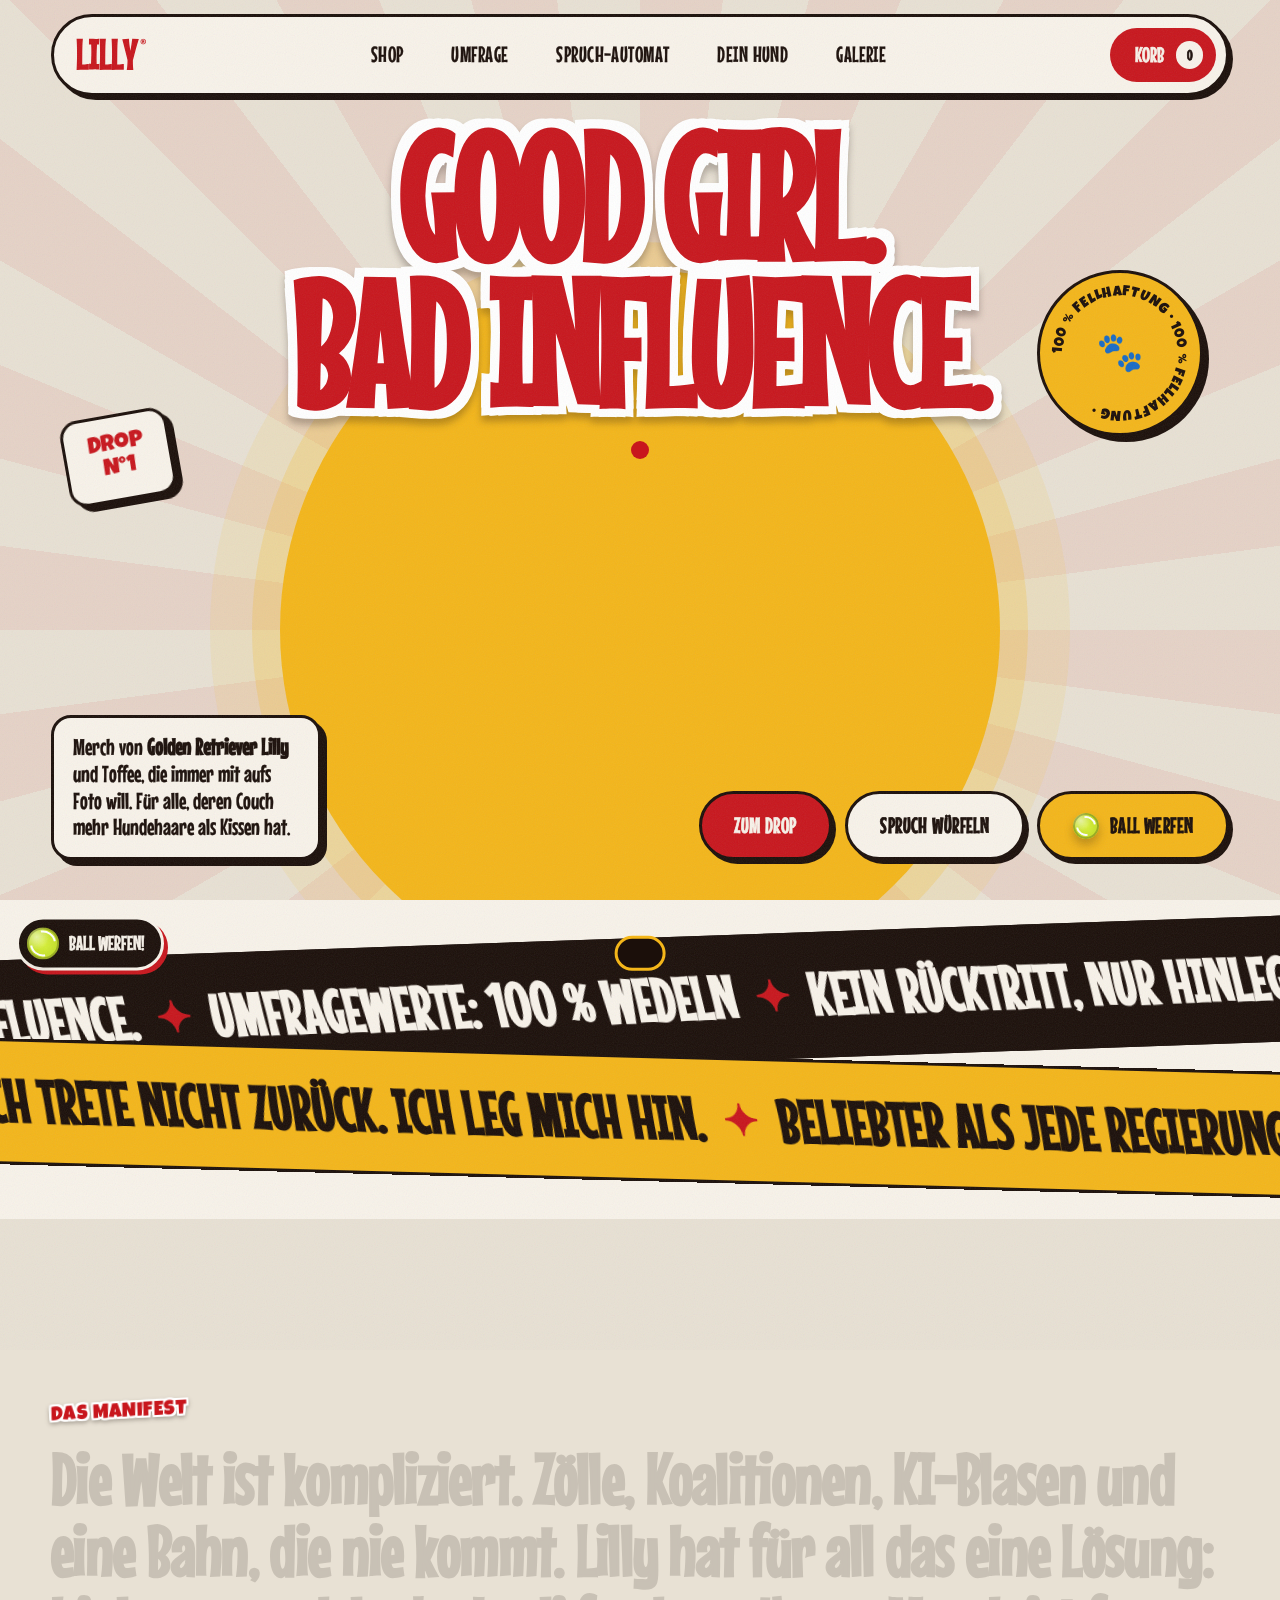
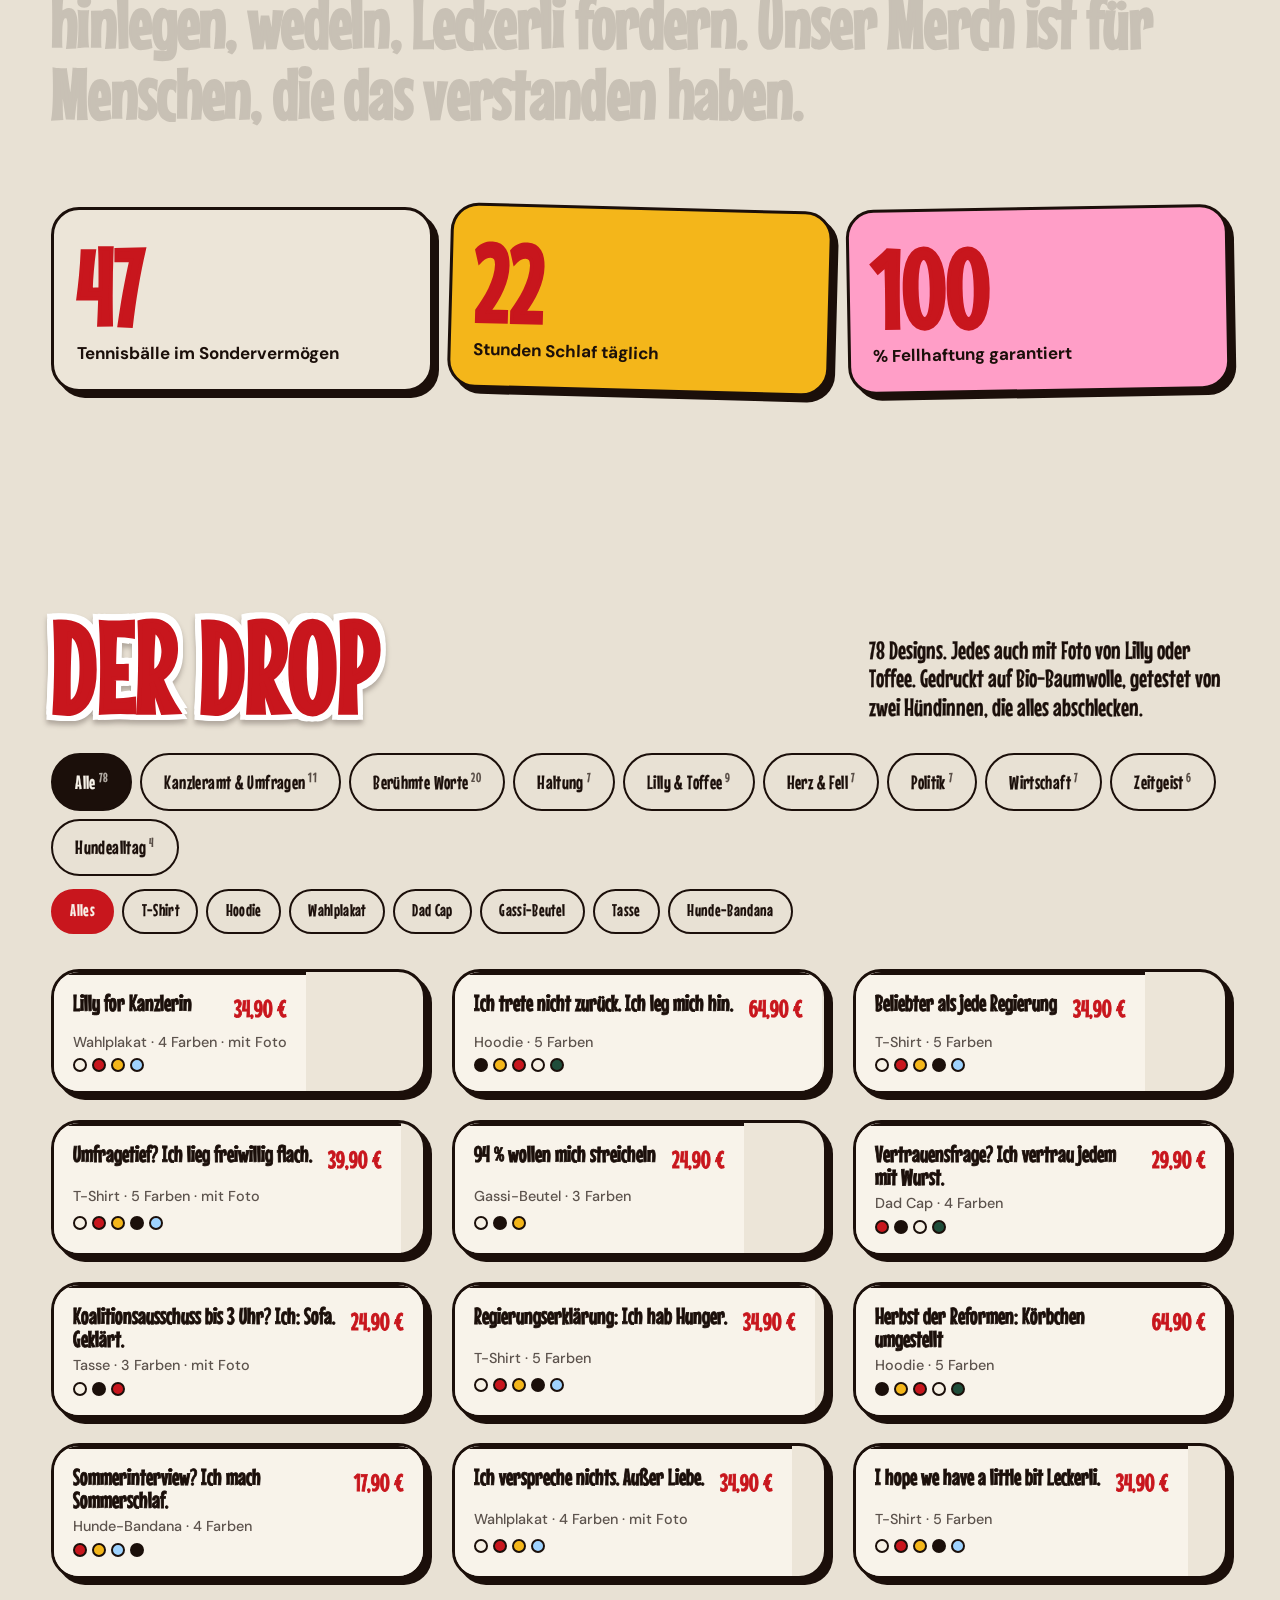
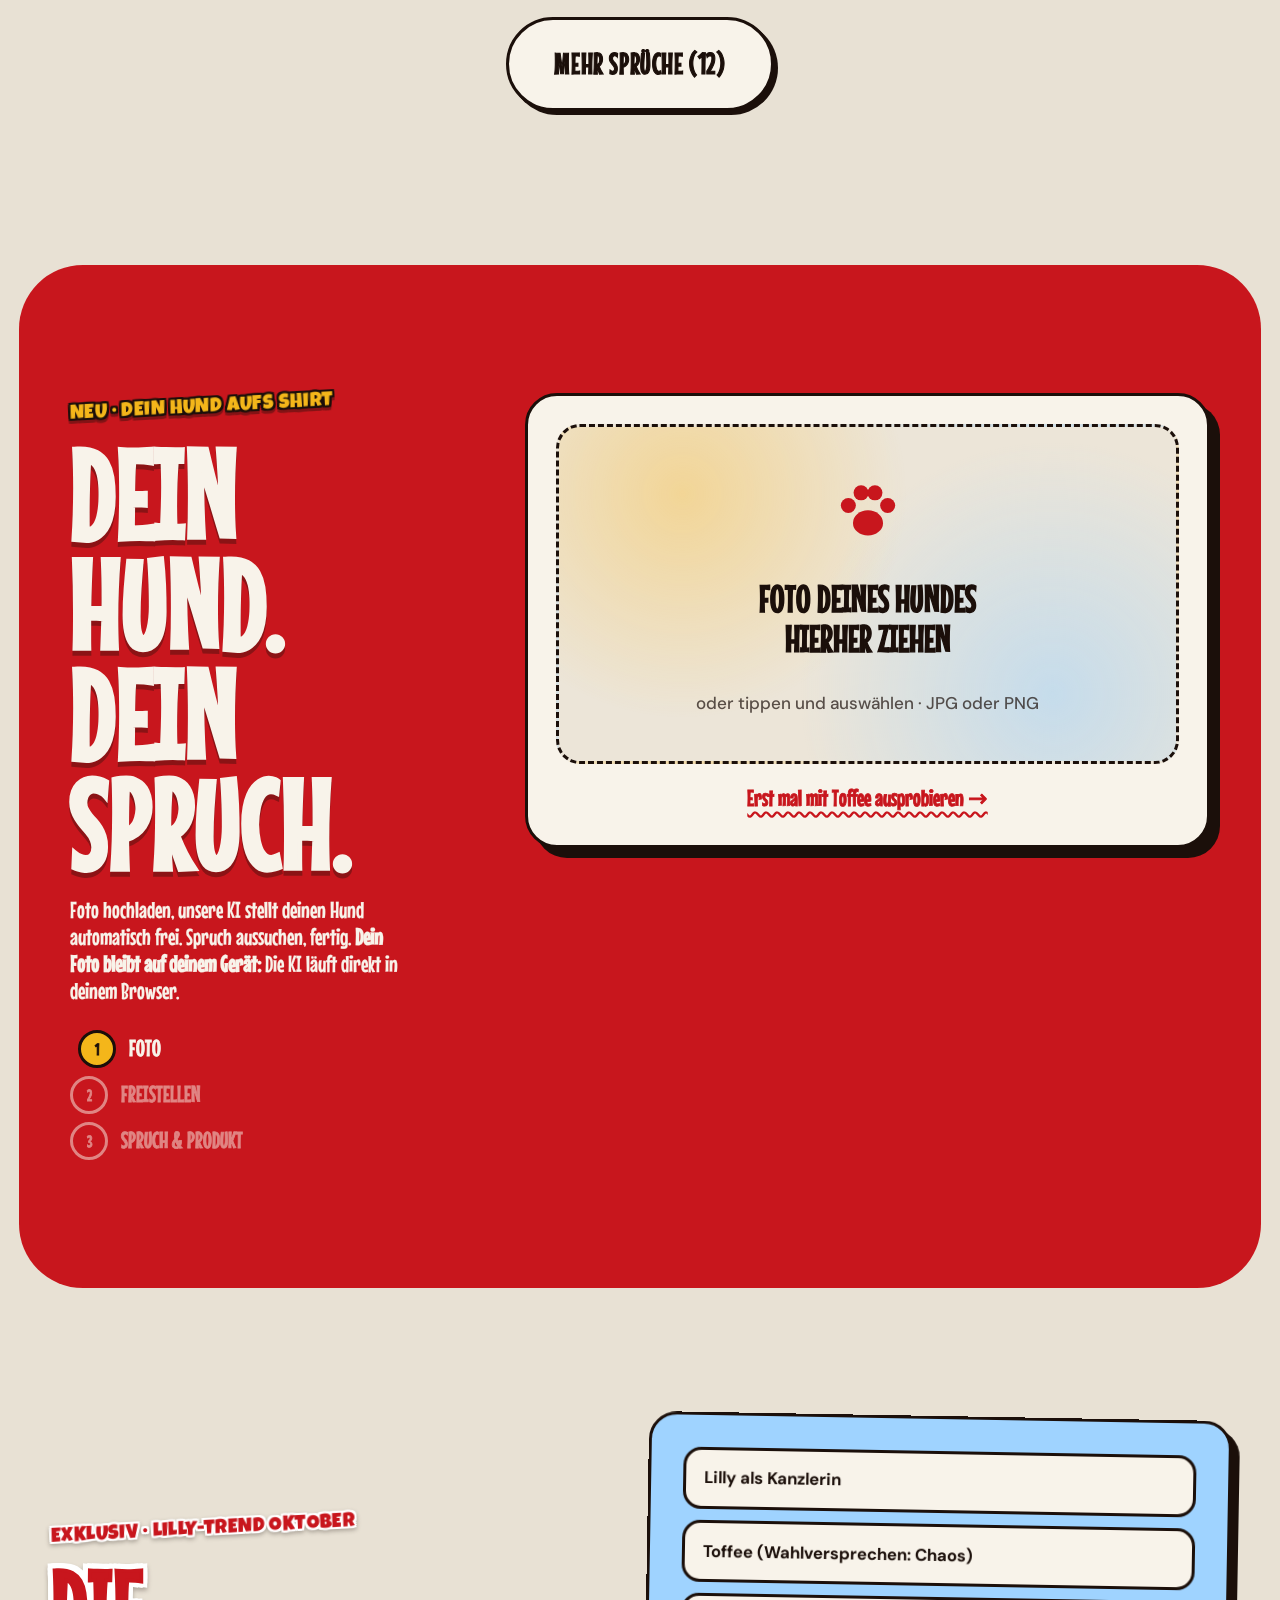
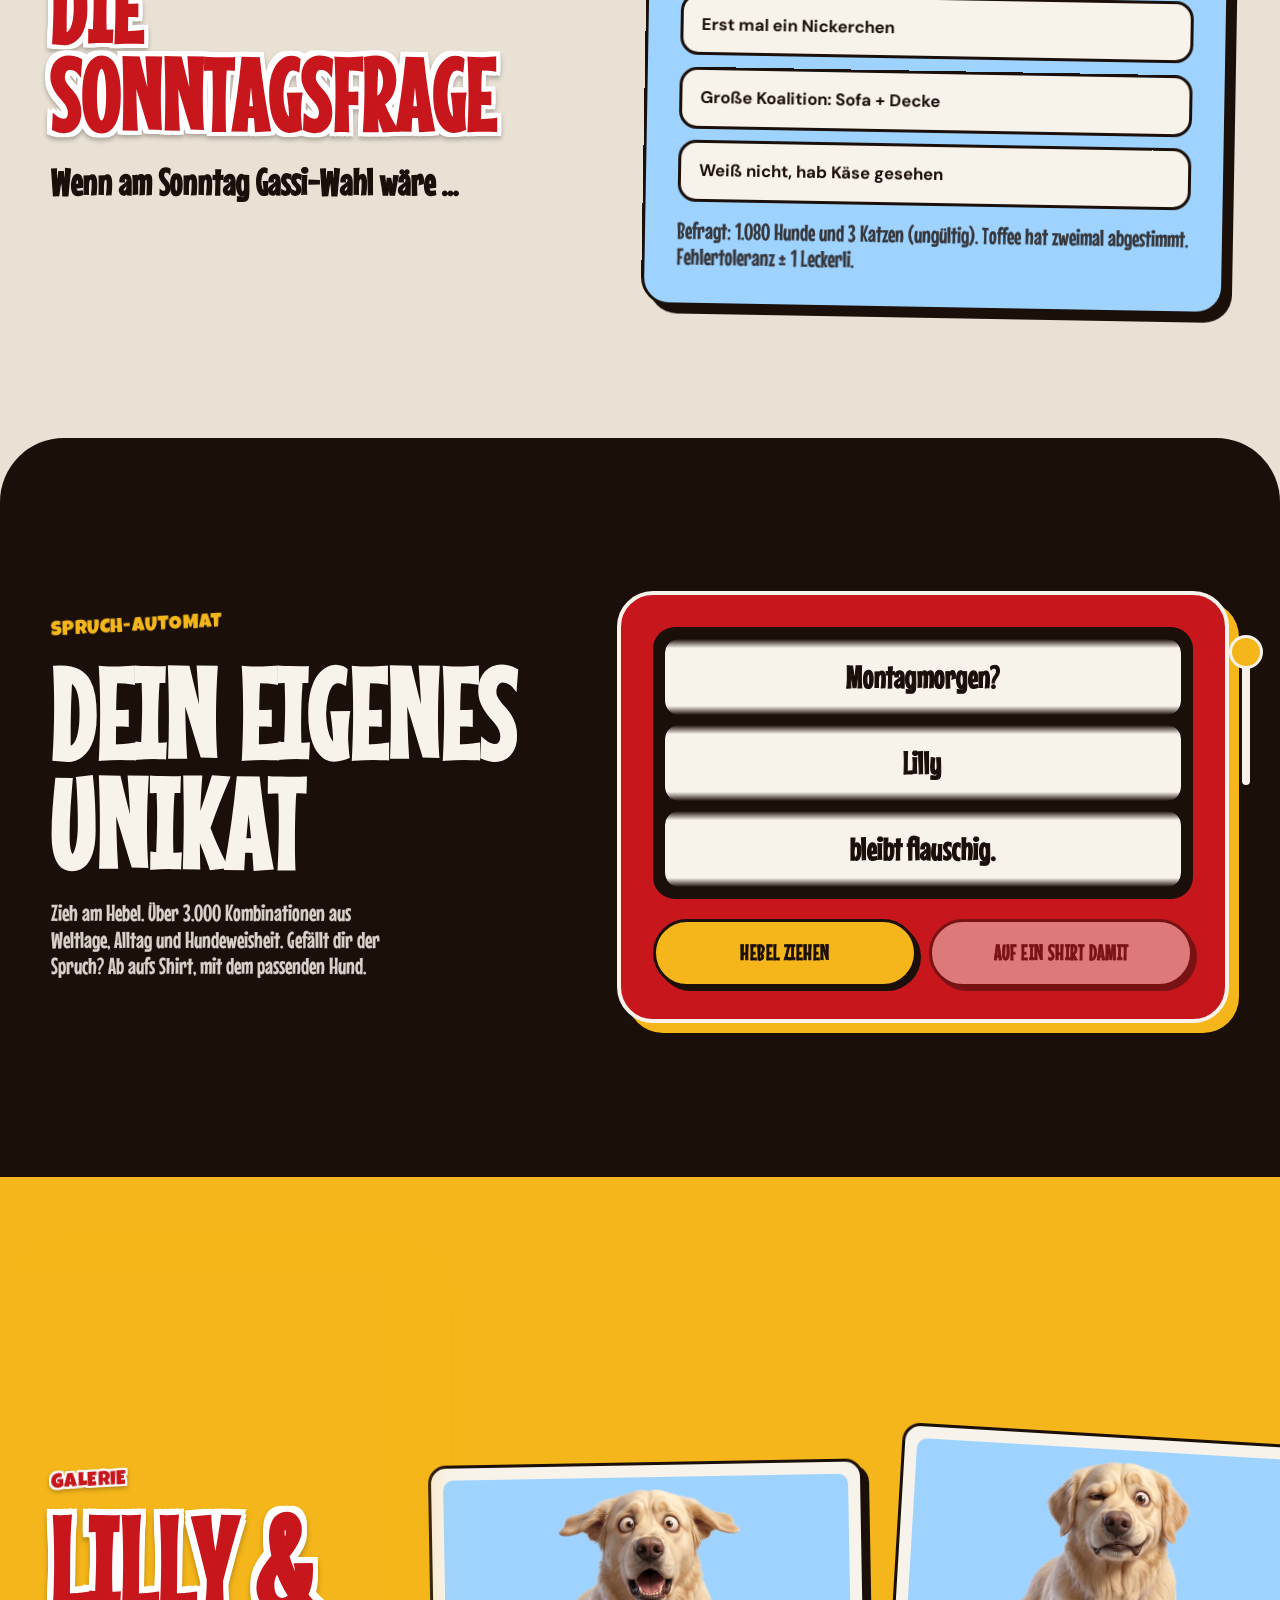
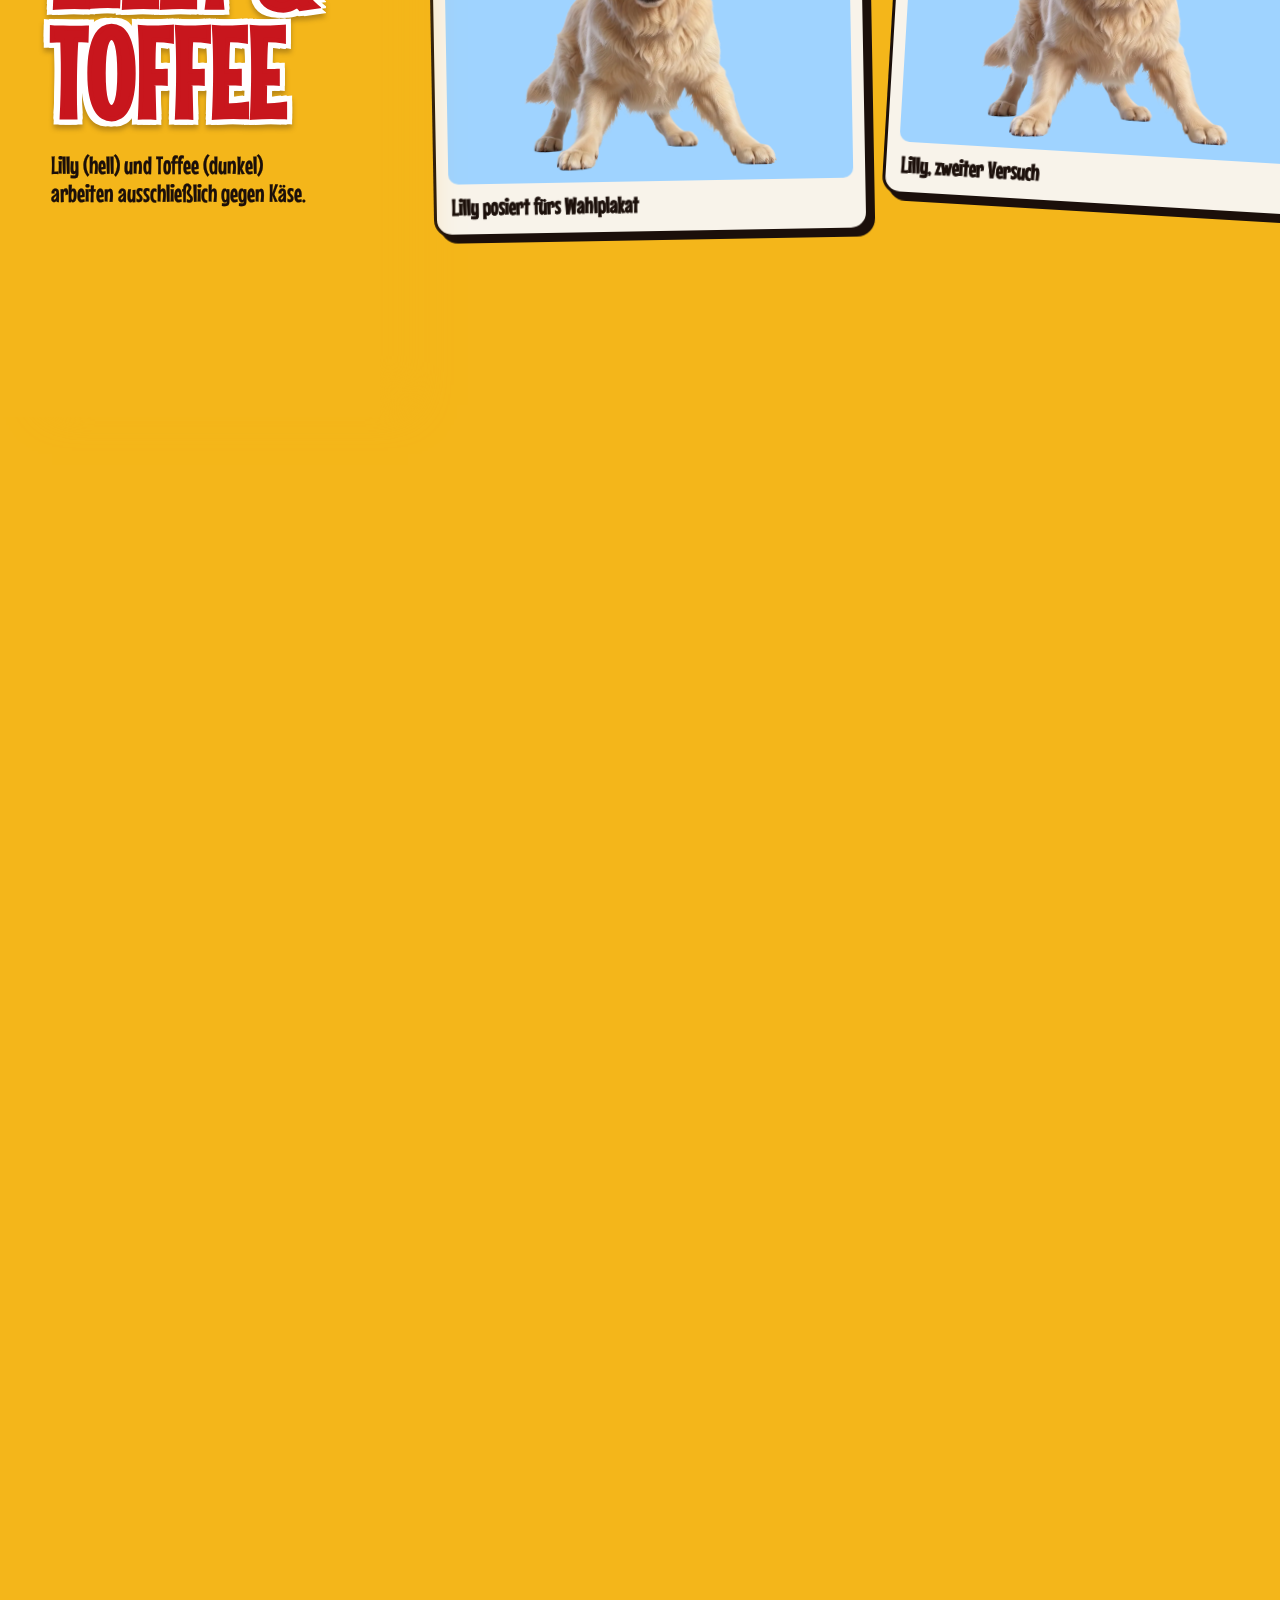
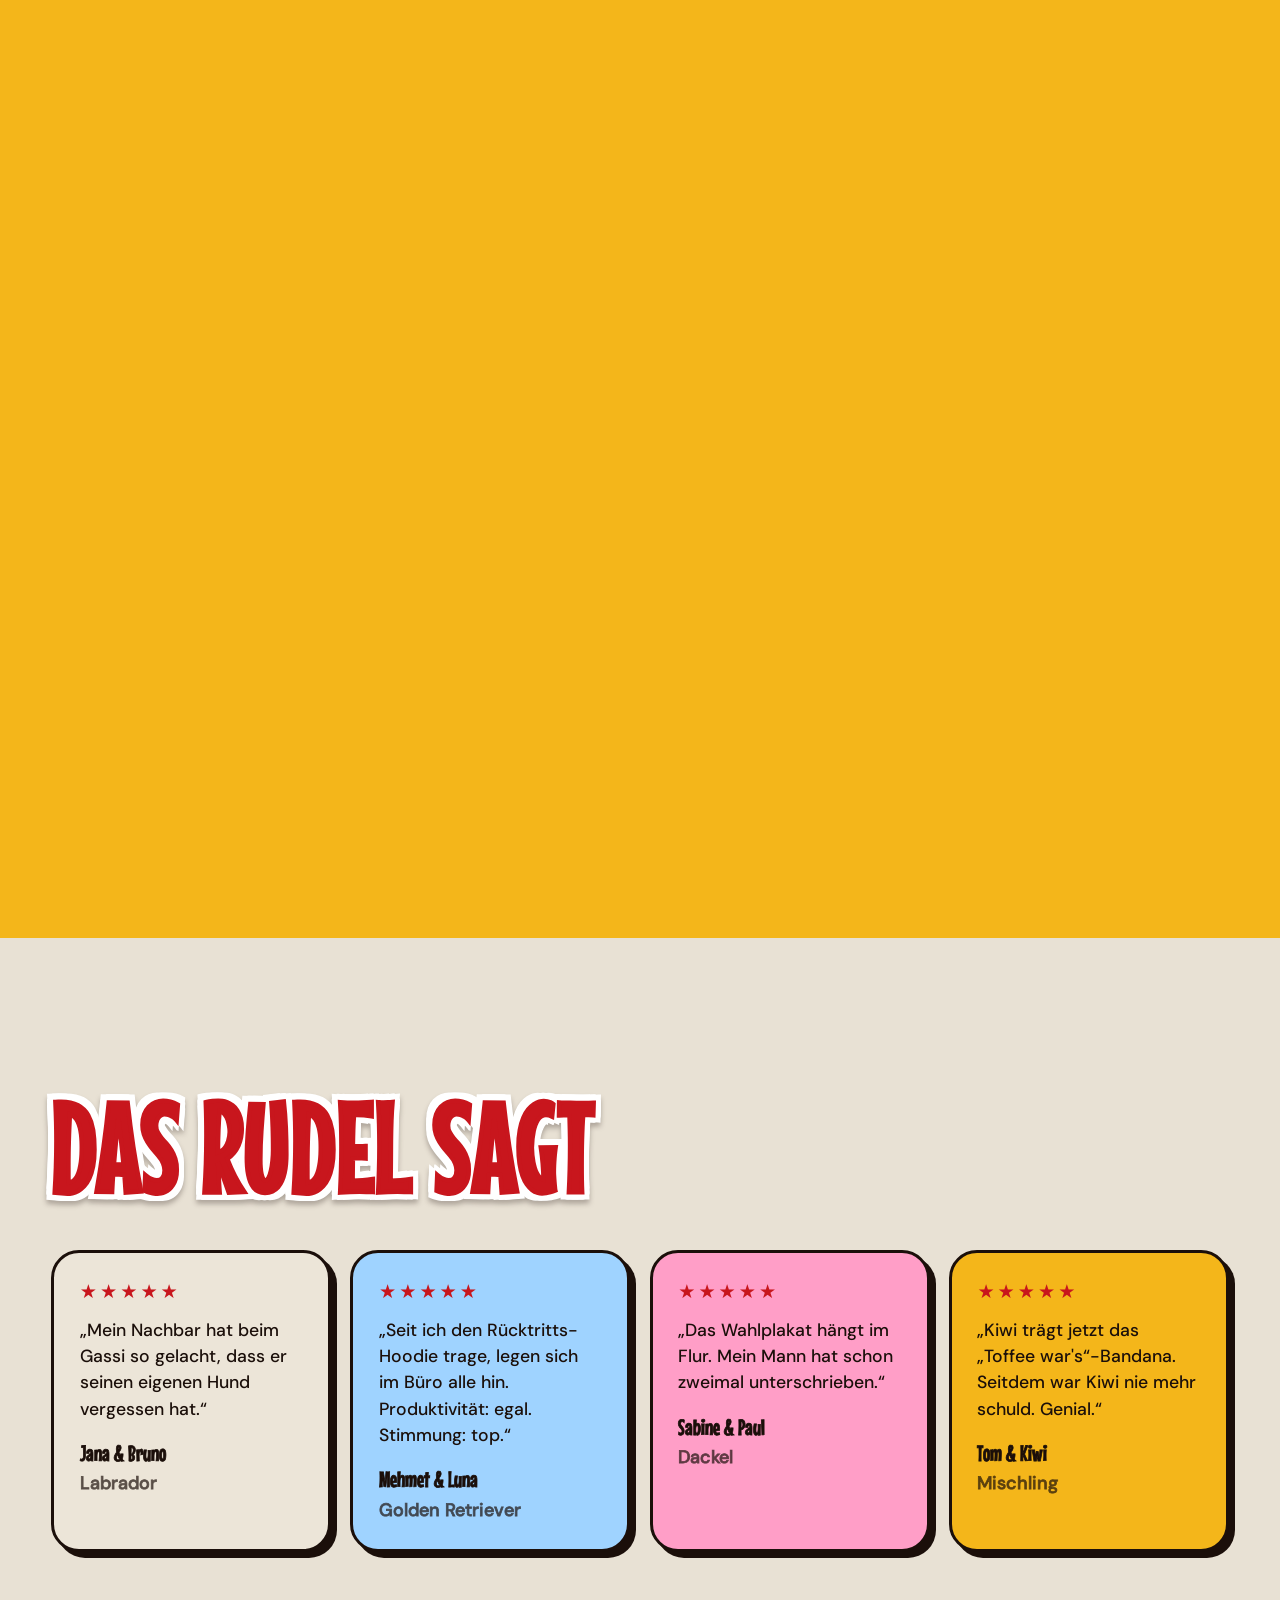
<file: lilly/index.html>
<!doctype html>
<html lang="de">
<head>
  <meta charset="utf-8" />
  <meta name="viewport" content="width=device-width, initial-scale=1, viewport-fit=cover" />
  <title>Lilly Merch – Good Girl. Bad Influence.</title>
  <meta name="description" content="Der Merch von Golden Retriever Lilly und Toffee: T-Shirts, Hoodies, Caps, Tassen und Bandanas mit den witzigsten Sprüchen für Hundemenschen – zu Politik, Wirtschaft und Alltag." />
  <meta name="theme-color" content="#c8161d" />
  <meta property="og:title" content="Lilly Merch – Good Girl. Bad Influence." />
  <meta property="og:description" content="Merch so gut, dass sogar die Katze neidisch wird." />
  <meta property="og:image" content="https://i.ibb.co/BVXkFTfc/Projekt-Hintergrund-entfernen-9.png" />
  <link rel="preload" href="assets/fonts/mouse-memoirs.woff2" as="font" type="font/woff2" crossorigin />
  <link rel="preload" href="assets/fonts/luckiest-guy.woff2" as="font" type="font/woff2" crossorigin />
  <link rel="preload" href="assets/fonts/dmsans-500.woff2" as="font" type="font/woff2" crossorigin />
  <link rel="icon" href="data:image/svg+xml,%3Csvg xmlns='http://www.w3.org/2000/svg' viewBox='0 0 64 64'%3E%3Crect width='64' height='64' rx='18' fill='%23c8161d'/%3E%3Cg fill='%23fff1dc'%3E%3Cellipse cx='32' cy='42' rx='12' ry='10'/%3E%3Ccircle cx='17' cy='28' r='6'/%3E%3Ccircle cx='27' cy='19' r='6'/%3E%3Ccircle cx='38' cy='19' r='6'/%3E%3Ccircle cx='47' cy='28' r='6'/%3E%3C/g%3E%3C/svg%3E" />
  <link rel="stylesheet" href="assets/css/style.css" />
  <script>
    document.documentElement.classList.add("js");
    // Bild nicht gefunden → Original bei ImgBB versuchen → sonst Platzhalter
    window.lillyImgFail = function (img) {
      var fb = img.getAttribute("data-fallback");
      if (fb && img.src !== fb) { img.src = fb; return; }
      img.onerror = null;
      img.classList.add("is-broken");
      img.src = "data:image/svg+xml,%3Csvg xmlns='http://www.w3.org/2000/svg' viewBox='0 0 64 64'%3E%3Crect width='64' height='64' fill='%23f9e2c0'/%3E%3Cg fill='%23c8161d' transform='translate(16 16) scale(.5)'%3E%3Cellipse cx='32' cy='44' rx='13' ry='11'/%3E%3Ccircle cx='15' cy='29' r='6.5'/%3E%3Ccircle cx='26' cy='18' r='6.5'/%3E%3Ccircle cx='38' cy='18' r='6.5'/%3E%3Ccircle cx='49' cy='29' r='6.5'/%3E%3C/g%3E%3C/svg%3E";
    };
  </script>
</head>
<body>
  <a class="skip" href="#shop">Zum Shop springen</a>

  <!-- Preloader ---------------------------------------------------------- -->
  <div class="loader" id="loader" aria-hidden="true">
    <div class="loader__paws">
      <span></span><span></span><span></span><span></span><span></span>
    </div>
    <p class="loader__text">Lilly schnüffelt noch…</p>
    <p class="loader__count"><span id="loaderCount">0</span>%</p>
  </div>

  <div class="cursor" aria-hidden="true"><span class="cursor__label"></span></div>
  <div class="grain" aria-hidden="true"></div>
  <div class="progress" aria-hidden="true"></div>

  <!-- Navigation --------------------------------------------------------- -->
  <header class="nav" id="nav">
    <a href="#top" class="logo" aria-label="Lilly Merch – nach oben">
      <span class="logo__word">Lilly</span><span class="logo__reg">®</span>
    </a>
    <nav class="nav__links" aria-label="Hauptnavigation">
      <a href="#shop" data-magnetic>Shop</a>
      <a href="#umfrage" data-magnetic>Umfrage</a>
      <a href="#automat" data-magnetic>Spruch-Automat</a>
      <a href="#studio" data-magnetic>Dein Hund</a>
      <a href="#galerie" data-magnetic>Galerie</a>
    </nav>
    <button class="cart-btn" id="cartOpen" aria-label="Warenkorb öffnen" data-magnetic>
      <span>Korb</span>
      <span class="cart-btn__count" id="cartCount">0</span>
    </button>
  </header>

  <main id="top">
    <!-- Hero ------------------------------------------------------------- -->
    <section class="hero" id="hero">
      <div class="hero__bg" aria-hidden="true">
        <span class="hero__sun"></span>
      </div>

      <h1 class="hero__title" aria-label="Good Girl. Bad Influence.">
        <span class="line"><span class="word" data-split>Good</span> <span class="word" data-split>Girl.</span></span>
        <span class="line line--outline"><span class="word" data-split>Bad</span> <span class="word" data-split>Influence.</span></span>
      </h1>

      <div class="hero__dog" id="heroDog">
        <img src="assets/img/cutout.webp" data-fallback="https://i.ibb.co/BVXkFTfc/Projekt-Hintergrund-entfernen-9.png" referrerpolicy="no-referrer" onerror="lillyImgFail(this)" alt="Golden Retriever Lilly, freigestellt" width="1376" height="768" fetchpriority="high" />
      </div>

      <div class="sticker sticker--one" aria-hidden="true">
        <svg viewBox="0 0 200 200"><defs><path id="circ" d="M100,100 m-72,0 a72,72 0 1,1 144,0 a72,72 0 1,1 -144,0"/></defs>
          <text><textPath href="#circ">100 % FELLHAFTUNG • 100 % FELLHAFTUNG • </textPath></text></svg>
        <span>🐾</span>
      </div>
      <div class="sticker sticker--two" aria-hidden="true">Drop<br/>N°1</div>

      <div class="hero__foot">
        <p class="hero__lede">Merch von <strong>Golden Retriever Lilly</strong> und Toffee, die immer mit aufs Foto will. Für alle, deren Couch mehr Hundehaare als Kissen hat.</p>
        <div class="hero__cta">
          <a class="btn btn--primary" href="#shop" data-magnetic><span>Zum Drop</span></a>
          <a class="btn btn--ghost" href="#automat" data-magnetic><span>Spruch würfeln</span></a>
          <button class="btn btn--mustard btn--throw" type="button" data-throw data-magnetic><span class="fetch-btn__ball" aria-hidden="true"></span><span>Ball werfen</span></button>
        </div>
      </div>
      <div class="scroll-hint" aria-hidden="true"><span>Scroll</span><i></i></div>
    </section>

    <!-- Laufband --------------------------------------------------------- -->
    <section class="marquee" aria-label="Sprüche">
      <div class="marquee__row" data-speed="1"><div class="marquee__track" id="ticker1"></div></div>
      <div class="marquee__row marquee__row--alt" data-speed="-1"><div class="marquee__track" id="ticker2"></div></div>
    </section>

    <!-- Intro / Manifest ------------------------------------------------- -->
    <section class="manifest" id="lilly">
      <p class="eyebrow">Das Manifest</p>
      <p class="manifest__text" id="manifestText">Die Welt ist kompliziert. Zölle, Koalitionen, KI-Blasen und eine Bahn, die nie kommt. Lilly hat für all das eine Lösung: hinlegen, wedeln, Leckerli fordern. Unser Merch ist für Menschen, die das verstanden haben.</p>
      <div class="manifest__stats">
        <div><strong data-count="47">0</strong><span>Tennisbälle im Sondervermögen</span></div>
        <div><strong data-count="22">0</strong><span>Stunden Schlaf täglich</span></div>
        <div><strong data-count="100">0</strong><span>% Fellhaftung garantiert</span></div>
      </div>
    </section>

    <!-- Shop --------------------------------------------------------------- -->
    <section class="shop" id="shop">
      <div class="shop__head">
        <h2 class="section-title"><span data-reveal>Der</span> <span data-reveal>Drop</span></h2>
        <p class="shop__sub"><span id="designCount">35</span> Designs. Jedes auch mit Foto von Lilly oder Toffee. Gedruckt auf Bio-Baumwolle, getestet von zwei Hündinnen, die alles abschlecken.</p>
      </div>
      <div class="filters" role="tablist" aria-label="Kategorien" id="filters"></div>
      <div class="types" id="types" aria-label="Produktart"></div>
      <div class="grid" id="grid" aria-live="polite"></div>
      <div class="more"><button class="btn btn--cream btn--big" id="moreBtn" data-magnetic><span>Mehr Sprüche (<span id="moreCount">12</span>)</span></button></div>
    </section>

    <!-- Studio: Dein Hund aufs Shirt ------------------------------------ -->
    <section class="studio" id="studio" aria-labelledby="studioTitle">
      <div class="studio__head">
        <p class="eyebrow eyebrow--light">Neu · Dein Hund aufs Shirt</p>
        <h2 class="section-title section-title--light" id="studioTitle">Dein Hund.<br/>Dein Spruch.</h2>
        <p class="studio__lede">Foto hochladen, unsere KI stellt deinen Hund automatisch frei. Spruch aussuchen, fertig. <strong>Dein Foto bleibt auf deinem Gerät:</strong> Die KI läuft direkt in deinem Browser.</p>
        <ol class="studio__steps" id="studioSteps">
          <li class="is-active">Foto</li>
          <li>Freistellen</li>
          <li>Spruch &amp; Produkt</li>
        </ol>
      </div>

      <div class="studio__app">
        <!-- 1: Foto wählen -->
        <div class="studio__pane" data-pane="upload">
          <label class="drop" id="drop">
            <input type="file" accept="image/*" id="upload" class="visually-hidden" />
            <span class="drop__icon" aria-hidden="true">
              <svg viewBox="0 0 64 64"><g fill="currentColor"><ellipse cx="32" cy="44" rx="13" ry="11"/><circle cx="15" cy="29" r="6.5"/><circle cx="26" cy="18" r="6.5"/><circle cx="38" cy="18" r="6.5"/><circle cx="49" cy="29" r="6.5"/></g></svg>
            </span>
            <strong>Foto deines Hundes hierher ziehen</strong>
            <span>oder tippen und auswählen · JPG oder PNG</span>
          </label>
          <button class="studio__demo" type="button" id="tryDemo">Erst mal mit Toffee ausprobieren →</button>
        </div>

        <!-- 2: KI arbeitet -->
        <div class="studio__pane" data-pane="scan" hidden>
          <div class="scan">
            <img id="scanImg" alt="" />
            <i class="scan__line" aria-hidden="true"></i>
            <div class="scan__paws" aria-hidden="true"><span></span><span></span><span></span></div>
          </div>
          <p class="scan__text" id="scanText" role="status">KI wird geladen …</p>
        </div>

        <!-- 3: Ergebnis + Spruch -->
        <div class="studio__pane studio__result" data-pane="result" hidden>
          <div class="studio__preview" id="studioPreview"></div>
          <div class="studio__controls">
            <div class="studio__fix">
              <button type="button" class="studio__orig" id="studioOrig" aria-label="Originalfoto: tippe auf deinen Hund, um Teile hinzuzufügen"><img id="origImg" alt="" /><span>Tippen zum Ergänzen</span></button>
              <div>
                <p class="studio__hint" id="studioHint">Nicht ganz richtig? Tipp im Originalfoto auf die fehlende Stelle deines Hundes.</p>
                <div class="studio__links">
                  <button type="button" id="useOriginal">Ohne Freistellen verwenden</button>
                  <button type="button" id="newPhoto">Anderes Foto</button>
                </div>
              </div>
            </div>
            <label class="studio__field">Name deines Hundes
              <input id="dogName" maxlength="16" placeholder="z. B. Lilly" autocomplete="off" />
            </label>
            <fieldset class="opt">
              <legend>Spruch</legend>
              <div class="chips" id="studioSlogans"></div>
            </fieldset>
            <label class="studio__field">Oder dein eigener Spruch
              <input id="ownText" maxlength="60" placeholder="Schreib was Lustiges …" autocomplete="off" />
            </label>
            <fieldset class="opt">
              <legend>Produkt</legend>
              <div class="chips" id="studioTypes"></div>
            </fieldset>
            <fieldset class="opt">
              <legend>Farbe</legend>
              <div class="swatches" id="studioColors"></div>
            </fieldset>
            <div class="studio__buy">
              <strong id="studioPrice"></strong>
              <button class="btn btn--primary btn--grow" type="button" id="studioNext"><span>Weiter zu Größe &amp; Korb</span></button>
            </div>
          </div>
        </div>
      </div>
    </section>

    <!-- Lilly-Trend ------------------------------------------------------ -->
    <section class="poll" id="umfrage" aria-labelledby="pollTitle">
      <div class="poll__head">
        <p class="eyebrow">Exklusiv · Lilly-Trend Oktober</p>
        <h2 class="section-title" id="pollTitle"><span data-reveal>Die</span> <span data-reveal>Sonntags&shy;frage</span></h2>
        <p class="poll__q" id="pollQ"></p>
      </div>
      <div class="poll__card">
        <div class="poll__opts" id="pollOpts"></div>
        <p class="poll__note" id="pollNote"></p>
      </div>
    </section>

    <!-- Spruch-Automat --------------------------------------------------- -->
    <section class="automat" id="automat">
      <div class="automat__intro">
        <p class="eyebrow eyebrow--light">Spruch-Automat</p>
        <h2 class="section-title section-title--light">Dein eigenes<br/>Unikat</h2>
        <p>Zieh am Hebel. Über 3.000 Kombinationen aus Weltlage, Alltag und Hundeweisheit. Gefällt dir der Spruch? Ab aufs Shirt, mit dem passenden Hund.</p>
      </div>
      <div class="machine">
        <div class="machine__window">
          <div class="reel" data-reel="a"><div class="reel__strip"></div></div>
          <div class="reel" data-reel="b"><div class="reel__strip"></div></div>
          <div class="reel" data-reel="c"><div class="reel__strip"></div></div>
        </div>
        <div class="machine__controls">
          <button class="btn btn--mustard" id="spin" data-magnetic><span>Hebel ziehen</span></button>
          <button class="btn btn--cream" id="slotToShirt" disabled data-magnetic><span>Auf ein Shirt damit</span></button>
        </div>
        <button class="lever" id="lever" aria-label="Hebel ziehen"><span></span></button>
      </div>
    </section>

    <!-- Galerie (horizontal) -------------------------------------------- -->
    <section class="gallery" id="galerie">
      <div class="gallery__pin">
        <div class="gallery__head">
          <p class="eyebrow">Galerie</p>
          <h2 class="section-title">Lilly &amp;<br/>Toffee</h2>
          <p>Lilly (hell) und Toffee (dunkel) arbeiten ausschließlich gegen Käse.</p>
        </div>
        <div class="gallery__track" id="galleryTrack"></div>
      </div>
    </section>

    <!-- Bewertungen ------------------------------------------------------ -->
    <section class="reviews" aria-labelledby="reviewsTitle">
      <h2 class="section-title" id="reviewsTitle"><span data-reveal>Das</span> <span data-reveal>Rudel</span> <span data-reveal>sagt</span></h2>
      <div class="reviews__grid" id="reviews"></div>
    </section>

    <!-- Instagram CTA ---------------------------------------------------- -->
    <section class="insta">
      <div class="insta__stack" id="instaStack" aria-hidden="true"></div>
      <div class="insta__copy">
        <p class="eyebrow eyebrow--light">Folge dem Chaos</p>
        <h2 class="insta__title">@goldenretriever<br/><em>lilly</em></h2>
        <a class="btn btn--cream btn--big" id="instaLink" href="#" target="_blank" rel="noopener" data-magnetic><span>Auf Instagram folgen</span></a>
      </div>
    </section>

    <!-- Newsletter -------------------------------------------------------- -->
    <section class="news">
      <h2 class="section-title"><span data-reveal>Bell</span> <span data-reveal>mich</span> <span data-reveal>an</span></h2>
      <p>Neue Drops zuerst. Kein Spam, nur Knochen.</p>
      <form class="news__form" id="newsForm">
        <label class="visually-hidden" for="newsMail">E-Mail-Adresse</label>
        <input id="newsMail" type="email" required placeholder="deine@mail.de" autocomplete="email" />
        <button class="btn btn--primary" type="submit"><span>Wuff!</span></button>
      </form>
      <p class="news__ok" id="newsOk" hidden>Angemeldet! Lilly hat sich deine Adresse gemerkt (auf einem Zettel, den sie gleich frisst).</p>
    </section>
  </main>

  <footer class="footer">
    <div class="footer__big" aria-hidden="true">LILLY</div>
    <div class="footer__row">
      <p>© 2026 Lilly Merch · Mit 🐾 gemacht</p>
      <nav aria-label="Rechtliches">
        <a href="#">Impressum</a>
        <a href="#">Datenschutz</a>
        <a href="#">AGB</a>
        <a href="#">Versand</a>
      </nav>
    </div>
  </footer>

  <!-- Produkt-Dialog ----------------------------------------------------- -->
  <dialog class="pdp" id="pdp" aria-labelledby="pdpTitle">
    <button class="pdp__close" data-close aria-label="Schließen">×</button>
    <div class="pdp__stage" id="pdpStage"></div>
    <div class="pdp__info">
      <p class="eyebrow" id="pdpType"></p>
      <h3 class="pdp__title" id="pdpTitle"></h3>
      <p class="pdp__sub" id="pdpSub"></p>
      <p class="pdp__price" id="pdpPrice"></p>
      <fieldset class="opt">
        <legend>Produkt</legend>
        <div class="chips" id="pdpTypes"></div>
      </fieldset>
      <fieldset class="opt">
        <legend>Motiv: <span id="pdpPhotoName"></span></legend>
        <div class="motifs" id="pdpPhotos"></div>
      </fieldset>
      <fieldset class="opt">
        <legend>Farbe: <span id="pdpColorName"></span></legend>
        <div class="swatches" id="pdpColors"></div>
      </fieldset>
      <fieldset class="opt">
        <legend>Größe</legend>
        <div class="chips" id="pdpSizes"></div>
      </fieldset>
      <div class="pdp__buy">
        <div class="qty">
          <button type="button" id="qtyMinus" aria-label="Weniger">−</button>
          <output id="qty">1</output>
          <button type="button" id="qtyPlus" aria-label="Mehr">+</button>
        </div>
        <button class="btn btn--primary btn--grow" id="addToCart"><span>In den Korb</span></button>
      </div>
      <ul class="pdp__usp">
        <li>Bio-Baumwolle, fair produziert</li>
        <li>Print on Demand – nichts landet im Müll</li>
        <li>Versand in 3–5 Werktagen</li>
      </ul>
    </div>
  </dialog>

  <!-- Warenkorb ---------------------------------------------------------- -->
  <aside class="cart" id="cart" aria-label="Warenkorb" aria-hidden="true">
    <div class="cart__scrim" data-cart-close></div>
    <div class="cart__panel" role="dialog" aria-modal="true" aria-labelledby="cartTitle">
      <div class="cart__head">
        <h3 id="cartTitle">Dein Korb</h3>
        <button class="cart__close" data-cart-close aria-label="Warenkorb schließen">×</button>
      </div>
      <div class="cart__ship">
        <p id="shipText"></p>
        <div class="cart__bar"><span id="shipBar"></span></div>
      </div>
      <ul class="cart__items" id="cartItems"></ul>
      <div class="cart__empty" id="cartEmpty">
        <p>Noch leer. Wie Lillys Napf.</p>
        <a href="#shop" class="btn btn--primary" data-cart-close><span>Los, shoppen</span></a>
      </div>
      <div class="cart__foot" id="cartFoot">
        <div class="cart__sum"><span>Summe</span><strong id="cartTotal">0,00 €</strong></div>
        <button class="btn btn--primary btn--grow" id="checkout"><span>Zur Kasse</span></button>
        <p class="cart__note">Inkl. MwSt. · Versand berechnet an der Kasse</p>
      </div>
    </div>
  </aside>

  <button class="fetch-btn" id="fetchBtn" aria-label="Ball werfen – Lilly oder Toffee holt ihn (Taste B)">
    <span class="fetch-btn__ball" aria-hidden="true"></span>
    <span class="fetch-btn__label">Ball werfen!</span>
  </button>

  <div class="toast" id="toast" role="status" aria-live="polite"></div>
  <canvas class="confetti" id="confetti" aria-hidden="true"></canvas>

  <script src="assets/vendor/gsap.min.js" defer></script>
  <script src="assets/vendor/ScrollTrigger.min.js" defer></script>
  <script src="assets/vendor/lenis.min.js" defer></script>
  <script src="assets/js/data.js" defer></script>
  <script src="assets/js/mockups.js" defer></script>
  <script src="assets/js/main.js" defer></script>
</body>
</html>
</file>
<file: assets/css/styles.css>
/* ==========================================================================
   Growatt Komplettanlagen – Styles
   Moderne CSS-Features: @property, scroll-driven animations, View Transitions,
   @starting-style, :has(), container queries, interpolate-size.
   ========================================================================== */

@font-face {
  font-family: "Inter";
  src: url("../fonts/inter.woff2") format("woff2");
  font-weight: 100 900;
  font-display: swap;
}
@font-face {
  font-family: "Bricolage";
  src: url("../fonts/bricolage.woff2") format("woff2");
  font-weight: 200 800;
  font-display: swap;
}

@property --angle {
  syntax: "<angle>";
  initial-value: 0deg;
  inherits: false;
}

:root {
  --bg: #06080b;
  --bg-2: #0a0e13;
  --surface: rgba(255, 255, 255, 0.035);
  --surface-2: rgba(255, 255, 255, 0.06);
  --line: rgba(255, 255, 255, 0.08);
  --line-2: rgba(255, 255, 255, 0.14);
  --text: #eef2f6;
  --muted: #8b98aa;
  --accent: #b6f36b;
  --accent-2: #4be3c1;
  --sun: #ffc94a;
  --danger: #ff6b6b;
  --grad: linear-gradient(110deg, var(--accent) 0%, var(--accent-2) 55%, #58b7ff 100%);
  --radius: 24px;
  --radius-sm: 14px;
  --ease: cubic-bezier(0.22, 1, 0.36, 1);
  --spring: cubic-bezier(0.34, 1.56, 0.64, 1);
  --pad: clamp(16px, 4vw, 48px);
  --max: 1240px;
  --font: "Inter", system-ui, -apple-system, "Segoe UI", sans-serif;
  --display: "Bricolage", "Inter", system-ui, sans-serif;
  color-scheme: dark;
  interpolate-size: allow-keywords;
}

*,
*::before,
*::after { box-sizing: border-box; }

html {
  scroll-behavior: smooth;
  scroll-padding-top: 90px;
  -webkit-text-size-adjust: 100%;
}

body {
  margin: 0;
  background: var(--bg);
  color: var(--text);
  font: 400 16px/1.6 var(--font);
  -webkit-font-smoothing: antialiased;
  overflow-x: clip;
  text-rendering: optimizeLegibility;
}
body.no-scroll { overflow: hidden; }

img, svg { display: block; max-width: 100%; }
a { color: inherit; text-decoration: none; }
button, input, select, textarea { font: inherit; color: inherit; }
button { cursor: pointer; background: none; border: 0; padding: 0; }
h1, h2, h3, h4 { font-family: var(--display); font-weight: 600; letter-spacing: -0.03em; line-height: 1.02; margin: 0; }
h2 { font-size: clamp(2.2rem, 5.4vw, 4.4rem); }
h3 { font-size: 1.3rem; letter-spacing: -0.02em; }
p { margin: 0; }
em {
  font-style: normal;
  background: var(--grad);
  background-size: 200% 100%;
  -webkit-background-clip: text;
  background-clip: text;
  color: transparent;
  animation: shimmer 6s linear infinite;
}
::selection { background: var(--accent); color: #06080b; }
:focus-visible { outline: 2px solid var(--accent); outline-offset: 3px; border-radius: 8px; }

.sr, .skip:not(:focus) { position: absolute; width: 1px; height: 1px; overflow: hidden; clip-path: inset(50%); white-space: nowrap; }
.skip { position: fixed; top: 12px; left: 12px; z-index: 999; background: var(--accent); color: #000; padding: 10px 16px; border-radius: 10px; }
.muted { color: var(--muted); }

main > section { position: relative; padding: clamp(80px, 12vw, 160px) var(--pad); }
.section-head { max-width: var(--max); margin: 0 auto clamp(40px, 6vw, 72px); }
.section-head h2 { max-width: 15ch; }
.section-lead { margin-top: 20px; max-width: 56ch; color: var(--muted); font-size: clamp(1rem, 1.4vw, 1.15rem); }

.eyebrow {
  display: inline-flex; align-items: center; gap: 10px;
  font-size: 0.8rem; font-weight: 500; letter-spacing: 0.12em; text-transform: uppercase;
  color: var(--muted); margin-bottom: 20px;
}
.eyebrow .dot { width: 8px; height: 8px; border-radius: 50%; background: var(--accent); box-shadow: 0 0 0 0 var(--accent); animation: ping 2s var(--ease) infinite; }

/* Buttons ---------------------------------------------------------------- */
.btn {
  --h: 48px;
  position: relative; display: inline-flex; align-items: center; justify-content: center; gap: 10px;
  height: var(--h); padding: 0 22px; border-radius: 999px;
  font-weight: 600; font-size: 0.95rem; white-space: nowrap;
  transition: transform .5s var(--ease), background .3s, box-shadow .4s, color .3s;
  isolation: isolate; overflow: hidden;
}
.btn svg { width: 18px; height: 18px; fill: none; stroke: currentColor; stroke-width: 2; stroke-linecap: round; stroke-linejoin: round; transition: transform .4s var(--ease); }
.btn:hover svg { transform: translateX(4px); }
.btn--sm { --h: 40px; padding: 0 18px; font-size: 0.88rem; }
.btn--lg { --h: 56px; padding: 0 28px; font-size: 1rem; }
.btn--primary { background: var(--accent); color: #0a0f05; box-shadow: 0 0 0 0 rgba(182, 243, 107, 0); }
.btn--primary::before {
  content: ""; position: absolute; inset: 0; z-index: -1;
  background: var(--grad); opacity: 0; transition: opacity .4s;
}
.btn--primary:hover { box-shadow: 0 10px 40px -8px rgba(182, 243, 107, .55); }
.btn--primary:hover::before { opacity: 1; }
.btn--ghost { background: var(--surface-2); border: 1px solid var(--line-2); backdrop-filter: blur(10px); }
.btn--ghost:hover { background: rgba(255, 255, 255, .1); }
.btn--text { height: auto; padding: 6px 4px; color: var(--muted); }
.btn--text:hover { color: var(--text); }
.btn:active { transform: scale(.97); }
.btn[disabled] { opacity: .45; pointer-events: none; }

.icon-btn {
  position: relative; display: grid; place-items: center;
  width: 44px; height: 44px; border-radius: 50%;
  background: var(--surface-2); border: 1px solid var(--line);
  transition: background .3s, transform .4s var(--spring), border-color .3s;
}
.icon-btn:hover { background: rgba(255, 255, 255, .1); border-color: var(--line-2); }
.icon-btn:active { transform: scale(.9); }
.icon-btn svg { width: 20px; height: 20px; fill: none; stroke: currentColor; stroke-width: 1.8; stroke-linecap: round; stroke-linejoin: round; }
.icon-btn .count {
  position: absolute; top: -4px; right: -4px; min-width: 20px; height: 20px; padding: 0 6px;
  display: grid; place-items: center; border-radius: 99px;
  background: var(--accent); color: #000; font-size: 11px; font-weight: 700;
}
.icon-btn .count[hidden] { display: none; }
.icon-btn .count.bump { animation: bump .6s var(--spring); }

/* Global FX --------------------------------------------------------------- */
.progress {
  position: fixed; inset: 0 0 auto; height: 2px; z-index: 200;
  background: var(--grad); transform-origin: 0 50%; transform: scaleX(var(--p, 0));
}
@supports (animation-timeline: scroll()) {
  .progress { animation: grow linear both; animation-timeline: scroll(root); }
}

.grain {
  position: fixed; inset: -50%; z-index: 300; pointer-events: none; opacity: .045;
  background-image: url("data:image/svg+xml,%3Csvg xmlns='http://www.w3.org/2000/svg' width='160' height='160'%3E%3Cfilter id='n'%3E%3CfeTurbulence type='fractalNoise' baseFrequency='.85' numOctaves='3' stitchTiles='stitch'/%3E%3C/filter%3E%3Crect width='100%25' height='100%25' filter='url(%23n)'/%3E%3C/svg%3E");
  animation: grain 1.2s steps(6) infinite;
}

.cursor { position: fixed; inset: 0; pointer-events: none; z-index: 250; display: none; }
.cursor span {
  position: absolute; left: 0; top: 0; width: 34px; height: 34px; margin: -17px 0 0 -17px;
  border-radius: 50%; border: 1px solid rgba(182, 243, 107, .6);
  transform: translate3d(var(--x, -100px), var(--y, -100px), 0) scale(var(--s, 1));
  transition: transform .18s var(--ease), background .3s, border-color .3s;
  mix-blend-mode: difference;
}
.cursor.is-hover span { --s: 1.9; background: rgba(182, 243, 107, .14); border-color: transparent; }
@media (pointer: fine) and (prefers-reduced-motion: no-preference) {
  .cursor { display: block; }
}

/* Navigation -------------------------------------------------------------- */
.nav {
  position: fixed; top: 14px; left: 50%; z-index: 100;
  width: min(calc(100% - 24px), 1240px);
  display: flex; align-items: center; justify-content: space-between; gap: 16px;
  padding: 10px 10px 10px 20px; border-radius: 999px;
  background: rgba(10, 14, 19, .55); border: 1px solid var(--line);
  backdrop-filter: blur(18px) saturate(160%); -webkit-backdrop-filter: blur(18px) saturate(160%);
  transform: translate(-50%, 0);
  transition: transform .6s var(--ease), background .4s, padding .4s var(--ease);
}
.nav.is-hidden { transform: translate(-50%, -140%); }
.nav.is-scrolled { background: rgba(10, 14, 19, .82); }
.brand { display: flex; align-items: center; gap: 10px; font-family: var(--display); font-weight: 700; font-size: 1.15rem; letter-spacing: -0.02em; }
.brand__sun {
  width: 22px; height: 22px; border-radius: 50%;
  background: radial-gradient(circle at 35% 35%, #fff7c8, var(--sun) 45%, #ff8a1f);
  box-shadow: 0 0 18px rgba(255, 201, 74, .6);
  animation: pulse 4s ease-in-out infinite;
}
.brand__tag {
  font: 600 10px/1 var(--font); letter-spacing: .1em; text-transform: uppercase;
  padding: 5px 8px; border-radius: 99px; color: var(--accent); border: 1px solid rgba(182, 243, 107, .35);
}
.nav__links { display: flex; gap: 4px; }
.nav__links a {
  position: relative; padding: 8px 14px; border-radius: 99px; font-size: .9rem; color: var(--muted);
  transition: color .3s, background .3s;
}
.nav__links a:hover, .nav__links a.is-active { color: var(--text); background: var(--surface-2); }
.nav__actions { display: flex; align-items: center; gap: 8px; }
.burger { display: none; width: 44px; height: 44px; border-radius: 50%; background: var(--surface-2); position: relative; }
.burger span { position: absolute; left: 13px; right: 13px; height: 2px; background: var(--text); border-radius: 2px; transition: transform .4s var(--ease); }
.burger span:first-child { top: 18px; }
.burger span:last-child { top: 25px; }
.nav.is-open .burger span:first-child { transform: translateY(3.5px) rotate(45deg); }
.nav.is-open .burger span:last-child { transform: translateY(-3.5px) rotate(-45deg); }

@media (max-width: 960px) {
  .nav__links {
    position: absolute; top: calc(100% + 10px); left: 0; right: 0;
    flex-direction: column; padding: 12px; border-radius: 24px;
    background: rgba(10, 14, 19, .96); border: 1px solid var(--line);
    backdrop-filter: blur(18px);
    opacity: 0; transform: translateY(-10px) scale(.98); pointer-events: none;
    transition: opacity .35s, transform .5s var(--ease);
  }
  .nav__links a { padding: 14px 16px; font-size: 1.05rem; }
  .nav.is-open .nav__links { opacity: 1; transform: none; pointer-events: auto; }
  .burger { display: block; }
  .brand__tag { display: none; }
}
@media (max-width: 420px) {
  .nav [data-reserve] { display: none; }
}

/* Hero -------------------------------------------------------------------- */
.hero {
  min-height: 100svh; display: grid; align-items: center;
  padding-top: 140px; padding-bottom: 120px; overflow: clip;
}
.hero__inner { position: relative; z-index: 2; max-width: var(--max); width: 100%; margin: 0 auto; }
.hero__title {
  font-size: clamp(3rem, 10vw, 8.6rem); font-weight: 700; letter-spacing: -0.045em; line-height: .92;
  max-width: 11ch;
}
.hero__lead { margin-top: 28px; max-width: 52ch; color: var(--muted); font-size: clamp(1.02rem, 1.5vw, 1.2rem); }
.hero__cta { margin-top: 36px; display: flex; flex-wrap: wrap; gap: 12px; }
.hero__stats {
  list-style: none; padding: 0; margin: clamp(48px, 8vw, 88px) 0 0;
  display: grid; grid-template-columns: repeat(4, minmax(0, 1fr)); gap: 1px;
  max-width: 760px; border-radius: var(--radius); overflow: hidden;
  background: var(--line); border: 1px solid var(--line);
}
.hero__stats li { padding: 20px 22px; background: rgba(8, 11, 15, .75); backdrop-filter: blur(12px); }
.hero__stats strong { display: block; font: 600 clamp(1.6rem, 3vw, 2.2rem)/1 var(--display); letter-spacing: -0.03em; font-variant-numeric: tabular-nums; }
.hero__stats span { display: block; margin-top: 8px; color: var(--muted); font-size: .82rem; }
@media (max-width: 640px) {
  .hero__stats { grid-template-columns: repeat(2, minmax(0, 1fr)); }
}

.hero__grid {
  position: absolute; inset: 0; z-index: 0;
  background-image:
    linear-gradient(var(--line) 1px, transparent 1px),
    linear-gradient(90deg, var(--line) 1px, transparent 1px);
  background-size: 64px 64px;
  mask-image: radial-gradient(ellipse 70% 60% at 70% 40%, #000 0%, transparent 70%);
  opacity: .5;
}

.aurora { position: absolute; inset: 0; z-index: 0; filter: blur(80px) saturate(140%); opacity: .75; pointer-events: none; }
.aurora span { position: absolute; border-radius: 50%; mix-blend-mode: screen; }
.aurora span:nth-child(1) { width: 52vw; height: 52vw; right: -12vw; top: -14vw; background: radial-gradient(circle, rgba(182, 243, 107, .55), transparent 65%); animation: float1 18s ease-in-out infinite; }
.aurora span:nth-child(2) { width: 44vw; height: 44vw; right: 14vw; top: 18vw; background: radial-gradient(circle, rgba(75, 227, 193, .45), transparent 65%); animation: float2 22s ease-in-out infinite; }
.aurora span:nth-child(3) { width: 36vw; height: 36vw; right: -6vw; bottom: -10vw; background: radial-gradient(circle, rgba(255, 179, 64, .35), transparent 65%); animation: float3 26s ease-in-out infinite; }
.aurora--small span { width: 60% !important; height: 120% !important; }

.hero__orb { position: absolute; right: max(-8vw, -120px); top: 50%; z-index: 1; translate: 0 -50%; width: min(56vw, 720px); aspect-ratio: 1; pointer-events: none; }
.orb { position: absolute; inset: 0; transform: translate3d(var(--ox, 0), var(--oy, 0), 0); transition: transform 1.2s var(--ease); }
.orb__core {
  position: absolute; inset: 30%; border-radius: 50%;
  background: radial-gradient(circle at 35% 30%, #fffbe0 0%, #ffd45c 25%, #ff9a2e 55%, #ff5e1a 80%, transparent 82%);
  box-shadow: 0 0 120px 30px rgba(255, 170, 60, .35), inset -20px -30px 60px rgba(160, 40, 0, .5);
  animation: pulse 6s ease-in-out infinite;
}
.orb__ring {
  position: absolute; border-radius: 50%; border: 1px solid transparent;
  background: conic-gradient(from var(--angle), transparent 0 70%, rgba(182, 243, 107, .9) 85%, transparent 100%) border-box;
  -webkit-mask: linear-gradient(#000 0 0) padding-box, linear-gradient(#000 0 0);
  -webkit-mask-composite: xor; mask-composite: exclude;
  animation: spin 9s linear infinite;
}
.orb__ring.r1 { inset: 20%; }
.orb__ring.r2 { inset: 10%; animation-duration: 14s; animation-direction: reverse; opacity: .7; }
.orb__ring.r3 { inset: 0; animation-duration: 22s; opacity: .4; }
@media (max-width: 860px) {
  .hero__orb { width: 90vw; right: -40vw; top: 34%; opacity: .55; }
}

.scroll-hint {
  position: absolute; left: 50%; bottom: 28px; translate: -50% 0; z-index: 2;
  width: 26px; height: 42px; border-radius: 99px; border: 1.5px solid var(--line-2);
}
.scroll-hint span { position: absolute; left: 50%; top: 8px; width: 4px; height: 8px; margin-left: -2px; border-radius: 4px; background: var(--text); animation: wheel 2s var(--ease) infinite; }

/* Split text intro */
.split .w { display: inline-block; overflow: clip; padding-bottom: .08em; margin-bottom: -.08em; vertical-align: top; }
.split .w > span {
  display: inline-block; transform: translateY(105%) rotate(4deg); filter: blur(8px); opacity: 0;
  transition: transform 1.2s var(--ease), filter 1.2s var(--ease), opacity 1s;
  transition-delay: calc(var(--i) * 70ms + 150ms);
}
.split.is-in .w > span { transform: none; filter: none; opacity: 1; }

/* Reveal */
.js .reveal { opacity: 0; transform: translateY(32px); filter: blur(6px); transition: opacity 1s var(--ease), transform 1.1s var(--ease), filter 1s var(--ease); transition-delay: var(--d, 0s); }
.js .reveal.is-in { opacity: 1; transform: none; filter: none; }

/* Marquee ----------------------------------------------------------------- */
.marquee { padding: 26px 0; border-block: 1px solid var(--line); overflow: hidden; background: var(--bg-2); }
.marquee__track {
  display: flex; align-items: center; gap: 40px; width: max-content;
  animation: marquee 36s linear infinite;
  font: 600 clamp(1.2rem, 2.4vw, 1.8rem)/1 var(--display); letter-spacing: -0.02em; color: #c6d0dc;
}
.marquee__track i { width: 10px; height: 10px; border-radius: 50%; background: var(--accent); flex: none; }
.marquee:hover .marquee__track { animation-play-state: paused; }

/* Story ------------------------------------------------------------------- */
.story__wrap {
  max-width: var(--max); margin: 0 auto;
  display: grid; grid-template-columns: 1.15fr 1fr; gap: clamp(32px, 6vw, 96px);
}
.story__sticky { position: sticky; top: 12vh; height: 76vh; display: grid; place-items: center; }
.scene {
  width: 100%; aspect-ratio: 5 / 4; border-radius: 32px; padding: 3%;
  background: radial-gradient(120% 90% at 80% 0%, rgba(255, 201, 74, .12), transparent 60%), var(--bg-2);
  border: 1px solid var(--line);
  box-shadow: 0 40px 120px -40px rgba(0, 0, 0, .8), inset 0 1px 0 rgba(255, 255, 255, .04);
}
.scene svg { width: 100%; height: 100%; overflow: visible; }
.scene text { font: 600 11px var(--font); fill: var(--muted); opacity: 0; transition: opacity .6s; }
.scene .s-house { fill: #0f161f; stroke: #223042; stroke-width: 2; }
.scene .s-window { fill: #141d28; transition: fill .8s, filter .8s; }
.scene .s-panels rect { fill: url(#gPanel); stroke: #4a7ab8; stroke-width: 1; opacity: .55; transition: opacity .8s, filter .8s; }
.scene .s-sun { transform-origin: 520px 70px; animation: pulse 5s ease-in-out infinite; opacity: .55; transition: opacity .8s; }
.scene .s-rays path { stroke: #ffd45c; stroke-width: 2; stroke-dasharray: 4 10; fill: none; opacity: 0; transition: opacity .8s; animation: dash 1s linear infinite; }
.scene .s-inverter rect, .scene .s-battery rect, .scene .s-wallbox rect, .scene .s-phone > rect, .scene .s-car path {
  fill: #1a2431; stroke: #2e3d50; stroke-width: 1.5; transition: fill .6s, stroke .6s, filter .6s;
}
.scene .s-car circle { fill: #0b1016; stroke: #2e3d50; stroke-width: 3; }
.scene .scr { fill: #22303f !important; stroke: none !important; transition: fill .6s !important; }
.scene .s-battery .lvl { fill: var(--accent) !important; stroke: none !important; opacity: 0; transition: opacity .6s, width 2.5s var(--ease) !important; }
.scene .flow {
  fill: none; stroke: var(--accent); stroke-width: 3; stroke-linecap: round;
  stroke-dasharray: 2 12; opacity: 0; filter: url(#glow);
  transition: opacity .7s; animation: dash .8s linear infinite;
}
.scene .flow.f3, .scene .flow.f4, .scene .flow.f5 { stroke: var(--accent-2); }
.scene .flow.f6 { stroke: #58b7ff; }

.scene[data-step="1"] .s-sun, .scene[data-step="2"] .s-sun { opacity: 1; }
.scene[data-step="1"] .s-rays path { opacity: .9; }
.scene[data-step="1"] .s-panels rect { opacity: 1; filter: drop-shadow(0 0 6px rgba(88, 183, 255, .9)); }
.scene[data-step="1"] .flow.f1 { opacity: 1; }

.scene[data-step="2"] .s-panels rect { opacity: .85; }
.scene[data-step="2"] .flow.f1, .scene[data-step="2"] .flow.f3 { opacity: 1; }
.scene[data-step="2"] .s-inverter rect { stroke: var(--accent); filter: drop-shadow(0 0 10px rgba(182, 243, 107, .7)); }
.scene[data-step="2"] .s-inverter .scr { fill: var(--accent) !important; }
.scene[data-step="2"] .s-inverter text { opacity: 1; }

.scene[data-step="3"] .flow.f2 { opacity: 1; }
.scene[data-step="3"] .s-battery rect { stroke: var(--accent); filter: drop-shadow(0 0 10px rgba(182, 243, 107, .6)); }
.scene[data-step="3"] .s-battery .lvl { opacity: 1; width: 32px; }
.scene[data-step="3"] .s-battery text { opacity: 1; }

.scene[data-step="4"] .flow.f3, .scene[data-step="4"] .flow.f4, .scene[data-step="4"] .flow.f5 { opacity: 1; }
.scene[data-step="4"] .s-window { fill: #ffd879; filter: drop-shadow(0 0 14px rgba(255, 201, 74, .55)); }
.scene[data-step="4"] .s-wallbox rect, .scene[data-step="4"] .s-car path { stroke: var(--accent-2); filter: drop-shadow(0 0 8px rgba(75, 227, 193, .6)); }
.scene[data-step="4"] .s-wallbox .scr { fill: var(--accent-2) !important; }
.scene[data-step="4"] .s-wallbox text { opacity: 1; }

.scene[data-step="5"] .flow.f6 { opacity: 1; }
.scene[data-step="5"] .s-phone > rect { stroke: #58b7ff; filter: drop-shadow(0 0 10px rgba(88, 183, 255, .7)); }
.scene[data-step="5"] .s-phone .scr { fill: #58b7ff !important; }
.scene[data-step="5"] .s-phone text { opacity: 1; }
.scene[data-step="5"] .s-window { fill: #3a2f17; }

.story__steps { list-style: none; margin: 0; padding: 20vh 0 30vh; display: grid; gap: 34vh; }
.step { opacity: .22; transform: translateX(-6px); transition: opacity .6s, transform .8s var(--ease); }
.step.is-active { opacity: 1; transform: none; }
.step__num { display: inline-block; font: 600 .8rem var(--font); color: var(--accent); letter-spacing: .1em; margin-bottom: 14px; }
.step h3 { font-size: clamp(1.8rem, 3.4vw, 2.8rem); margin-bottom: 14px; }
.step p { color: var(--muted); font-size: 1.08rem; max-width: 40ch; }

@media (max-width: 860px) {
  .story__wrap { grid-template-columns: 1fr; gap: 0; }
  .story__sticky { top: 76px; height: auto; z-index: 2; padding-bottom: 12px; background: linear-gradient(var(--bg) 85%, transparent); }
  .scene { max-width: 520px; }
  .story__steps { padding: 4vh 0 12vh; gap: 28vh; }
  .step { padding: 22px; border-radius: 20px; background: rgba(10, 14, 19, .85); border: 1px solid var(--line); backdrop-filter: blur(10px); }
}

/* Finder ------------------------------------------------------------------ */
.finder__card {
  position: relative; max-width: 860px; margin: 0 auto; padding: clamp(24px, 5vw, 56px);
  border-radius: 32px; background: var(--bg-2); border: 1px solid var(--line);
  overflow: hidden; isolation: isolate;
}
.finder__card::before {
  content: ""; position: absolute; inset: -1px; z-index: -1; border-radius: inherit; padding: 1px;
  background: conic-gradient(from var(--angle), transparent 0 60%, var(--accent) 80%, var(--accent-2) 90%, transparent);
  -webkit-mask: linear-gradient(#000 0 0) content-box, linear-gradient(#000 0 0);
  -webkit-mask-composite: xor; mask-composite: exclude;
  animation: spin 6s linear infinite;
}
.finder__progress { height: 4px; border-radius: 4px; background: var(--surface-2); overflow: hidden; margin-bottom: 36px; }
.finder__progress span { display: block; height: 100%; width: 25%; background: var(--grad); border-radius: inherit; transition: width .8s var(--ease); }
.finder form { display: grid; }
.q { grid-area: 1 / 1; border: 0; padding: 0; margin: 0; min-width: 0; opacity: 0; visibility: hidden; transform: translateX(40px); transition: opacity .5s, transform .7s var(--ease), visibility 0s .7s; }
.q.is-active { opacity: 1; visibility: visible; transform: none; transition: opacity .6s .1s, transform .8s var(--ease) .1s, visibility 0s; }
.q.is-past { transform: translateX(-40px); }
.q legend { font: 600 clamp(1.5rem, 3.2vw, 2.3rem)/1.1 var(--display); letter-spacing: -0.03em; margin-bottom: 28px; padding: 0; }
.choices { display: grid; grid-template-columns: repeat(auto-fit, minmax(180px, 1fr)); gap: 14px; }
.choice input { position: absolute; opacity: 0; pointer-events: none; }
.choice span {
  display: flex; flex-direction: column; gap: 14px; padding: 22px; min-height: 130px;
  border-radius: 20px; background: var(--surface); border: 1px solid var(--line); cursor: pointer;
  font-weight: 600; font-size: 1.05rem;
  transition: border-color .3s, background .3s, transform .5s var(--spring);
}
.choice span b { font-size: 1.8rem; font-weight: 400; line-height: 1; }
.choice:hover span { border-color: var(--line-2); background: var(--surface-2); transform: translateY(-3px); }
.choice input:checked + span { border-color: var(--accent); background: rgba(182, 243, 107, .08); box-shadow: 0 0 0 4px rgba(182, 243, 107, .12); }
.choice input:focus-visible + span { outline: 2px solid var(--accent); outline-offset: 3px; }

.range output { display: block; font: 700 clamp(2.4rem, 6vw, 4rem)/1 var(--display); letter-spacing: -0.04em; margin-bottom: 20px; font-variant-numeric: tabular-nums; }
.range__scale { display: flex; justify-content: space-between; color: var(--muted); font-size: .8rem; margin-top: 8px; }
.range .hint { color: var(--muted); font-size: .9rem; margin: 18px 0 28px; }
input[type="range"] { -webkit-appearance: none; appearance: none; width: 100%; height: 8px; border-radius: 99px; background: linear-gradient(90deg, var(--accent) var(--fill, 30%), var(--surface-2) var(--fill, 30%)); outline-offset: 6px; }
input[type="range"]::-webkit-slider-thumb { -webkit-appearance: none; width: 28px; height: 28px; border-radius: 50%; background: #fff; box-shadow: 0 0 0 6px rgba(182, 243, 107, .25), 0 6px 20px rgba(0, 0, 0, .5); cursor: grab; transition: transform .3s var(--spring); }
input[type="range"]::-webkit-slider-thumb:active { transform: scale(1.15); cursor: grabbing; }
input[type="range"]::-moz-range-thumb { width: 28px; height: 28px; border: 0; border-radius: 50%; background: #fff; box-shadow: 0 0 0 6px rgba(182, 243, 107, .25); cursor: grab; }

.finder__nav { display: flex; justify-content: space-between; align-items: center; margin-top: 28px; min-height: 30px; }
.finder__step { color: var(--muted); font-size: .85rem; margin-left: auto; }

.result { display: grid; grid-template-columns: 220px 1fr; gap: 32px; align-items: center; }
.result__visual { border-radius: 24px; overflow: hidden; aspect-ratio: 1; }
.result__visual .visual { height: 100%; aspect-ratio: auto; }
.result h3 { font-size: clamp(2rem, 4vw, 3rem); margin: 6px 0 10px; }
.result p { color: var(--muted); }
.result__specs { display: flex; flex-wrap: wrap; gap: 8px; margin: 18px 0 24px; }
.result__actions { display: flex; flex-wrap: wrap; gap: 10px; }
@media (max-width: 640px) { .result { grid-template-columns: 1fr; } .result__visual { aspect-ratio: 16 / 10; } }

/* Packages ---------------------------------------------------------------- */
.toolbar { max-width: var(--max); margin: 0 auto 28px; display: flex; flex-wrap: wrap; gap: 14px; justify-content: space-between; align-items: center; }
.chips { display: flex; gap: 6px; padding: 5px; border-radius: 99px; background: var(--surface); border: 1px solid var(--line); overflow-x: auto; scrollbar-width: none; max-width: 100%; }
.chip { position: relative; padding: 10px 18px; border-radius: 99px; font-size: .9rem; font-weight: 500; color: var(--muted); white-space: nowrap; transition: color .3s; z-index: 0; }
.chip:hover { color: var(--text); }
.chip[aria-selected="true"] { color: #0a0f05; }
.chip__pill { position: absolute; inset: 0; z-index: -1; border-radius: inherit; background: var(--accent); view-transition-name: chip-pill; }
.select select {
  appearance: none; height: 48px; padding: 0 44px 0 18px; border-radius: 99px;
  background: var(--surface) url("data:image/svg+xml,%3Csvg xmlns='http://www.w3.org/2000/svg' viewBox='0 0 24 24' fill='none' stroke='%238b98aa' stroke-width='2'%3E%3Cpath d='M6 9l6 6 6-6'/%3E%3C/svg%3E") no-repeat right 16px center / 16px;
  border: 1px solid var(--line); cursor: pointer;
}
.select option { background: var(--bg-2); }

.grid { max-width: var(--max); margin: 0 auto; display: grid; grid-template-columns: repeat(auto-fill, minmax(min(100%, 340px), 1fr)); gap: 20px; }

.card {
  --hue: 140;
  --c: hsl(var(--hue) 85% 62%);
  position: relative; display: flex; flex-direction: column; border-radius: var(--radius);
  background: var(--bg-2); border: 1px solid var(--line); overflow: hidden; isolation: isolate;
  transform: perspective(1000px) rotateX(var(--rx, 0deg)) rotateY(var(--ry, 0deg));
  transition: transform .6s var(--ease), border-color .4s, box-shadow .6s var(--ease);
  container-type: inline-size;
}
.card::before {
  content: ""; position: absolute; inset: 0; z-index: 2; pointer-events: none; opacity: 0;
  background: radial-gradient(500px circle at var(--mx, 50%) var(--my, 50%), hsl(var(--hue) 90% 70% / .12), transparent 40%);
  transition: opacity .4s;
}
.card::after {
  content: ""; position: absolute; inset: 0; z-index: 3; pointer-events: none; border-radius: inherit; padding: 1px; opacity: 0;
  background: radial-gradient(300px circle at var(--mx, 50%) var(--my, 50%), hsl(var(--hue) 90% 70% / .8), transparent 50%);
  -webkit-mask: linear-gradient(#000 0 0) content-box, linear-gradient(#000 0 0);
  -webkit-mask-composite: xor; mask-composite: exclude;
  transition: opacity .4s;
}
.card:hover { box-shadow: 0 30px 80px -30px hsl(var(--hue) 80% 50% / .35); }
.card:hover::before, .card:hover::after { opacity: 1; }
.card.is-tilting { transition: transform .12s linear, border-color .4s, box-shadow .6s var(--ease); }
.card__badge { position: absolute; top: 16px; left: 16px; z-index: 4; padding: 6px 12px; border-radius: 99px; font-size: .75rem; font-weight: 700; background: var(--c); color: #06080b; }
.card__fav { position: absolute; top: 12px; right: 12px; z-index: 4; }
.card__fav svg { fill: transparent; transition: fill .3s, stroke .3s, transform .5s var(--spring); }
.card__fav[aria-pressed="true"] svg { fill: #ff5d7a; stroke: #ff5d7a; transform: scale(1.1); }
.card__body { position: relative; z-index: 1; display: flex; flex-direction: column; gap: 16px; padding: 22px 24px 24px; flex: 1; }
.card__title { display: flex; align-items: baseline; justify-content: space-between; gap: 12px; }
.card h3 { font-size: 1.7rem; }
.card__tagline { color: var(--muted); font-size: .95rem; margin-top: -10px; }
.specs { display: grid; grid-template-columns: repeat(3, 1fr); gap: 8px; }
.spec { padding: 12px; border-radius: 14px; background: var(--surface); border: 1px solid var(--line); }
.spec b { display: block; font: 600 1.15rem/1.1 var(--display); letter-spacing: -0.02em; font-variant-numeric: tabular-nums; }
.spec span { display: block; margin-top: 4px; font-size: .72rem; color: var(--muted); }
.card__comps { display: flex; flex-wrap: wrap; gap: 6px; }
.tag { padding: 5px 10px; border-radius: 99px; font-size: .76rem; color: #c8d2de; background: var(--surface-2); border: 1px solid var(--line); white-space: nowrap; }
.card__foot { margin-top: auto; display: flex; align-items: flex-end; justify-content: space-between; gap: 12px; padding-top: 6px; }
.price small { display: block; font-size: .72rem; color: var(--muted); }
.price strong { font: 700 1.5rem/1.1 var(--display); letter-spacing: -0.03em; }
.card__actions { display: flex; gap: 8px; align-items: center; }
.cmp { display: inline-flex; align-items: center; gap: 8px; font-size: .82rem; color: var(--muted); cursor: pointer; user-select: none; }
.cmp input { appearance: none; width: 18px; height: 18px; border-radius: 6px; border: 1.5px solid var(--line-2); display: grid; place-items: center; transition: background .2s, border-color .2s; cursor: pointer; }
.cmp input:checked { background: var(--accent); border-color: var(--accent); }
.cmp input:checked::after { content: ""; width: 9px; height: 5px; border: 2px solid #000; border-top: 0; border-right: 0; transform: rotate(-45deg) translate(1px, -1px); }
@container (max-width: 380px) {
  .card__foot { flex-wrap: wrap; }
  .price small { white-space: nowrap; }
  .card__actions { width: 100%; }
  .card__actions .btn { flex: 1; }
}
.card__row { display: flex; align-items: center; justify-content: space-between; gap: 10px; border-top: 1px solid var(--line); padding-top: 14px; }

/* Visuals (stilisierte Produktdarstellungen) */
.visual {
  --hue: 140;
  position: relative; aspect-ratio: 16 / 11; overflow: hidden;
  background:
    radial-gradient(80% 70% at 70% 15%, hsl(var(--hue) 90% 60% / .35), transparent 60%),
    radial-gradient(60% 60% at 10% 100%, hsl(calc(var(--hue) + 60) 90% 55% / .2), transparent 60%),
    linear-gradient(180deg, #0e141b, #0a0e13);
}
.visual::after { content: ""; position: absolute; inset: 0; background: linear-gradient(180deg, transparent 60%, var(--bg-2)); }
.visual svg { position: absolute; inset: 0; width: 100%; height: 100%; }
.card .visual svg { transition: transform 1s var(--ease); }
.card:hover .visual svg { transform: scale(1.05) translateY(-4px); }
.visual .sweep { animation: sweep 6s var(--ease) infinite; }
.visual .float { animation: bob 6s ease-in-out infinite; }
.visual .float.d1 { animation-delay: -1.5s; }
.visual .float.d2 { animation-delay: -3s; }
.visual .float.d3 { animation-delay: -4.5s; }

/* Components rail --------------------------------------------------------- */
.rail {
  display: grid; grid-auto-flow: column; grid-auto-columns: min(78vw, 300px); gap: 18px;
  overflow-x: auto; scroll-snap-type: x mandatory; scrollbar-width: none;
  padding: 10px max(var(--pad), calc((100vw - var(--max)) / 2)) 30px;
  margin: 0 calc(var(--pad) * -1);
  scroll-padding-inline: max(var(--pad), calc((100vw - var(--max)) / 2));
}
.rail::-webkit-scrollbar { display: none; }
.comp {
  scroll-snap-align: start; border-radius: var(--radius); overflow: hidden;
  background: var(--bg-2); border: 1px solid var(--line);
  transition: transform .6s var(--ease), border-color .4s;
}
.comp:hover { transform: translateY(-6px); border-color: var(--line-2); }
.comp .visual { aspect-ratio: 4 / 3; }
.comp__body { padding: 18px 20px 22px; }
.comp__group { font-size: .72rem; letter-spacing: .1em; text-transform: uppercase; color: var(--accent); }
.comp h3 { margin: 6px 0 8px; font-size: 1.25rem; }
.comp p { font-size: .9rem; color: var(--muted); }
.comp .card__comps { margin-top: 14px; }
.rail__ctrl { max-width: var(--max); margin: 0 auto; display: flex; justify-content: flex-end; gap: 10px; }
@supports (animation-timeline: view()) {
  .comp { animation: rail-in linear both; animation-timeline: view(inline); animation-range: entry 0% entry 60%; }
}

/* Process ----------------------------------------------------------------- */
.timeline {
  --fill: 0;
  position: relative; max-width: var(--max); margin: 0 auto; padding: 0; list-style: none;
  display: grid; grid-template-columns: repeat(4, 1fr); gap: 24px;
}
.timeline::before, .timeline::after { content: ""; position: absolute; top: 27px; left: 28px; right: 28px; height: 2px; border-radius: 2px; background: var(--line); }
.timeline::after { background: var(--grad); transform-origin: 0 50%; transform: scaleX(var(--fill)); transition: transform .2s linear; }
.timeline li { position: relative; z-index: 1; }
.t-ico { display: grid; place-items: center; width: 56px; height: 56px; border-radius: 50%; background: var(--bg); border: 1px solid var(--line-2); font: 600 .9rem var(--display); color: var(--accent); margin-bottom: 22px; box-shadow: 0 0 0 8px var(--bg); }
.timeline h3 { font-size: 1.25rem; margin-bottom: 8px; }
.timeline p { color: var(--muted); font-size: .95rem; }
@media (max-width: 860px) {
  .timeline { grid-template-columns: 1fr; gap: 32px; padding-left: 0; }
  .timeline::before, .timeline::after { top: 28px; bottom: 28px; left: 27px; right: auto; width: 2px; height: auto; transform-origin: 50% 0; transform: scaleY(var(--fill)); }
  .timeline::before { transform: none; }
  .timeline li { padding-left: 80px; }
  .t-ico { position: absolute; left: 0; top: 0; }
}

/* FAQ --------------------------------------------------------------------- */
.faq__list { max-width: 860px; margin: 0 auto; display: grid; gap: 12px; }
.faq details { border-radius: 20px; background: var(--bg-2); border: 1px solid var(--line); transition: border-color .3s, background .3s; }
.faq details[open] { border-color: var(--line-2); background: #0d1218; }
.faq summary {
  list-style: none; cursor: pointer; padding: 22px 64px 22px 24px; position: relative;
  font: 600 1.1rem/1.3 var(--display); letter-spacing: -0.01em;
}
.faq summary::-webkit-details-marker { display: none; }
.faq summary::after {
  content: "+"; position: absolute; right: 18px; top: 50%; translate: 0 -50%;
  width: 32px; height: 32px; display: grid; place-items: center; border-radius: 50%;
  background: var(--surface-2); font: 400 1.3rem/1 var(--font); transition: transform .5s var(--spring), background .3s, color .3s;
}
.faq details[open] summary::after { transform: rotate(135deg); background: var(--accent); color: #000; }
.faq details > div { padding: 0 24px 22px; color: var(--muted); }
.faq details::details-content { block-size: 0; overflow: hidden; transition: block-size .5s var(--ease), content-visibility .5s allow-discrete; }
.faq details[open]::details-content { block-size: auto; }

/* CTA --------------------------------------------------------------------- */
.cta__card {
  position: relative; max-width: var(--max); margin: 0 auto; overflow: hidden; isolation: isolate;
  border-radius: 40px; padding: clamp(48px, 9vw, 120px) clamp(24px, 6vw, 80px); text-align: center;
  background: var(--bg-2); border: 1px solid var(--line);
}
.cta__card .aurora { z-index: -1; }
.cta__card .aurora span:nth-child(1) { right: auto; left: -10%; top: -40%; }
.cta__card .aurora span:nth-child(2) { right: -10%; top: 0; }
.cta__card .aurora span:nth-child(3) { right: 30%; bottom: -60%; }
.cta__card h2 { max-width: 16ch; margin: 0 auto; }
.cta__card p { margin: 20px auto 36px; color: #c2ccd8; max-width: 44ch; }

/* Footer ------------------------------------------------------------------ */
.footer { padding: 60px var(--pad) 40px; border-top: 1px solid var(--line); }
.footer__top { max-width: var(--max); margin: 0 auto; display: flex; flex-wrap: wrap; gap: 40px; justify-content: space-between; }
.footer__top p { margin-top: 12px; }
.footer__cols { display: flex; gap: 64px; }
.footer h4 { font: 600 .78rem var(--font); letter-spacing: .1em; text-transform: uppercase; color: var(--muted); margin-bottom: 12px; }
.footer__cols a { display: block; padding: 4px 0; color: #c8d2de; transition: color .3s; }
.footer__cols a:hover { color: var(--accent); }
.footer__legal { max-width: var(--max); margin: 48px auto 0; font-size: .8rem; }
.fineprint { max-width: var(--max); margin: 28px auto 0; font-size: .78rem; color: var(--muted); }

/* Compare bar ------------------------------------------------------------- */
.compare-bar {
  position: fixed; left: 50%; bottom: 18px; z-index: 90;
  display: flex; align-items: center; gap: 10px; padding: 8px 8px 8px 12px; border-radius: 99px;
  max-width: calc(100% - 24px);
  background: rgba(14, 19, 26, .9); border: 1px solid var(--line-2); backdrop-filter: blur(16px);
  box-shadow: 0 20px 60px -10px rgba(0, 0, 0, .7);
  transform: translateX(-50%); transition: transform .6s var(--spring), opacity .4s;
}
.compare-bar[hidden] { display: flex; transform: translate(-50%, 150%); opacity: 0; pointer-events: none; }
.compare-bar__items { display: flex; gap: 6px; overflow-x: auto; scrollbar-width: none; }
.compare-bar__items .tag { background: rgba(182, 243, 107, .1); border-color: rgba(182, 243, 107, .3); }

/* Dialogs ----------------------------------------------------------------- */
.sheet {
  --w: 980px;
  width: min(var(--w), calc(100% - 24px)); max-height: min(92vh, 960px); max-width: none;
  padding: 0; border: 1px solid var(--line-2); border-radius: 32px;
  background: #0b1016; color: var(--text); overflow: hidden auto; overscroll-behavior: contain;
  box-shadow: 0 50px 140px -20px rgba(0, 0, 0, .9);
  opacity: 0; transform: translateY(30px) scale(.97);
  transition: opacity .45s var(--ease), transform .6s var(--ease), overlay .6s allow-discrete, display .6s allow-discrete;
}
.sheet[open] { opacity: 1; transform: none; }
@starting-style { .sheet[open] { opacity: 0; transform: translateY(30px) scale(.97); } }
.sheet::backdrop { background: rgba(3, 5, 8, 0); backdrop-filter: blur(0); transition: background .5s, backdrop-filter .5s, overlay .5s allow-discrete, display .5s allow-discrete; }
.sheet[open]::backdrop { background: rgba(3, 5, 8, .65); backdrop-filter: blur(10px); }
@starting-style { .sheet[open]::backdrop { background: rgba(3, 5, 8, 0); backdrop-filter: blur(0); } }
.sheet--wide { --w: 1160px; }
.sheet--form { --w: 720px; }
.sheet--side {
  --w: 440px; margin: 0 0 0 auto; height: 100dvh; max-height: 100dvh; border-radius: 28px 0 0 28px;
  transform: translateX(100%);
}
.sheet--side[open] { transform: none; }
@starting-style { .sheet--side[open] { transform: translateX(100%); } }
@media (max-width: 640px) {
  .sheet:not(.sheet--side) {
    width: 100%; max-height: 94dvh; margin: auto 0 0; border-radius: 28px 28px 0 0; transform: translateY(100%);
  }
  .sheet:not(.sheet--side)[open] { transform: none; }
  @starting-style { .sheet:not(.sheet--side)[open] { transform: translateY(100%); } }
  .sheet--side { width: 100%; border-radius: 0; }
}

.sheet__close { position: sticky; top: 14px; margin: 14px 14px -58px auto; z-index: 10; background: rgba(11, 16, 22, .7); backdrop-filter: blur(10px); }
.sheet__head { padding: 28px clamp(20px, 4vw, 40px) 0; }
.sheet__body { padding: clamp(20px, 4vw, 40px); }

.detail__hero { position: relative; }
.detail__hero .visual { aspect-ratio: 21 / 9; }
.detail__hero::before { content: ""; position: absolute; inset: 0; z-index: 1; pointer-events: none; background: linear-gradient(90deg, #0b1016 0%, rgba(11, 16, 22, .6) 35%, transparent 65%); }
@media (max-width: 760px) { .detail__hero::before { background: linear-gradient(0deg, #0b1016 0%, transparent 60%); } }
.detail__hero-text { position: absolute; left: clamp(20px, 4vw, 40px); bottom: 10px; right: 20px; z-index: 2; }
.detail__hero-text h2 { font-size: clamp(2.6rem, 7vw, 4.6rem); }
.detail__hero-text p { color: #c8d2de; margin-top: 6px; }
.detail__grid { display: grid; grid-template-columns: 1.2fr 1fr; gap: clamp(20px, 4vw, 40px); }
@media (max-width: 760px) {
  .detail__grid { grid-template-columns: 1fr; }
  .detail__hero .visual { aspect-ratio: 4 / 3; }
  .detail__hero-text { position: relative; left: auto; right: auto; bottom: auto; margin-top: -24px; padding: 0 20px; }
  .detail__cta .btns { flex: 1; }
  .detail__cta .btn--primary { flex: 1; }
}
.detail__specs { display: grid; grid-template-columns: repeat(auto-fit, minmax(120px, 1fr)); gap: 10px; margin-bottom: 28px; }
.detail h4 { font: 600 .78rem var(--font); letter-spacing: .1em; text-transform: uppercase; color: var(--muted); margin: 0 0 14px; }
.list { list-style: none; margin: 0 0 28px; padding: 0; display: grid; gap: 10px; }
.list li { display: flex; gap: 14px; align-items: center; padding: 12px; border-radius: 16px; background: var(--surface); border: 1px solid var(--line); }
.list .mini { width: 52px; height: 52px; flex: none; border-radius: 12px; overflow: hidden; }
.list .mini .visual { aspect-ratio: 1; height: 100%; }
.list .mini .visual::after { display: none; }
.list li b { display: block; font-size: .95rem; }
.list li span { display: block; font-size: .8rem; color: var(--muted); }
.list li .qty { margin-left: auto; font: 600 .9rem var(--display); color: var(--accent); }
.checks { list-style: none; padding: 0; margin: 0 0 28px; display: grid; gap: 10px; }
.checks li { display: flex; gap: 12px; align-items: flex-start; }
.checks li::before { content: ""; flex: none; width: 20px; height: 20px; margin-top: 2px; border-radius: 50%; background: rgba(182, 243, 107, .15) url("data:image/svg+xml,%3Csvg xmlns='http://www.w3.org/2000/svg' viewBox='0 0 24 24' fill='none' stroke='%23b6f36b' stroke-width='3'%3E%3Cpath d='M6 12l4 4 8-8'/%3E%3C/svg%3E") center / 12px no-repeat; }

.calc { padding: 22px; border-radius: 22px; background: linear-gradient(160deg, rgba(182, 243, 107, .08), rgba(75, 227, 193, .03)); border: 1px solid rgba(182, 243, 107, .2); }
.calc label { display: block; font-size: .85rem; color: var(--muted); margin: 14px 0 10px; }
.calc label b { float: right; color: var(--text); font-variant-numeric: tabular-nums; }
.calc__out { display: grid; grid-template-columns: 1fr 1fr; gap: 10px; margin-top: 20px; }
.calc__out div { padding: 14px; border-radius: 16px; background: rgba(0, 0, 0, .25); }
.calc__out b { display: block; font: 700 1.5rem/1.1 var(--display); letter-spacing: -0.03em; font-variant-numeric: tabular-nums; }
.calc__out span { font-size: .75rem; color: var(--muted); }
.detail__cta { position: sticky; bottom: 0; z-index: 5; display: flex; flex-wrap: wrap; align-items: center; justify-content: space-between; gap: 14px; padding: 16px clamp(20px, 4vw, 40px); background: rgba(11, 16, 22, .9); backdrop-filter: blur(14px); border-top: 1px solid var(--line); }
.detail__cta .btns { display: flex; gap: 10px; }

/* Compare table */
.ctable { width: 100%; border-collapse: separate; border-spacing: 0; min-width: 640px; table-layout: fixed; }
.ctable col.lbl { width: 150px; }
.ctable-wrap { overflow-x: auto; margin: 0 calc(clamp(20px, 4vw, 40px) * -1); padding: 0 clamp(20px, 4vw, 40px); }
.ctable th, .ctable td { padding: 14px 16px; text-align: left; border-bottom: 1px solid var(--line); vertical-align: top; }
.ctable thead th { vertical-align: bottom; }
.ctable thead .visual { border-radius: 16px; margin-bottom: 12px; aspect-ratio: 16 / 10; }
.ctable tbody th { color: var(--muted); font-weight: 500; font-size: .88rem; white-space: nowrap; }
.ctable td { font-variant-numeric: tabular-nums; }
.ctable .best { color: var(--accent); font-weight: 700; }

/* Saved drawer */
.saved__list { display: grid; gap: 12px; }
.saved__item { display: grid; grid-template-columns: 76px 1fr auto; gap: 14px; align-items: center; padding: 10px; border-radius: 18px; background: var(--surface); border: 1px solid var(--line); }
.saved__item .visual { aspect-ratio: 1; border-radius: 12px; }
.saved__item .visual::after { display: none; }
.empty { text-align: center; padding: 60px 20px; color: var(--muted); }
.empty svg { width: 54px; height: 54px; margin: 0 auto 16px; fill: none; stroke: var(--line-2); stroke-width: 1.5; }

/* Reservation form */
.steps-ind { display: flex; gap: 8px; margin: 18px 0 6px; }
.steps-ind span { flex: 1; height: 4px; border-radius: 4px; background: var(--surface-2); overflow: hidden; position: relative; }
.steps-ind span::after { content: ""; position: absolute; inset: 0; background: var(--grad); transform: scaleX(0); transform-origin: left; transition: transform .6s var(--ease); }
.steps-ind span.done::after { transform: none; }
.rstep { display: none; }
.rstep.is-active { display: block; animation: stepIn .6s var(--ease); }
.pkg-pick { display: grid; grid-template-columns: repeat(auto-fill, minmax(150px, 1fr)); gap: 10px; }
.pkg-pick label { position: relative; cursor: pointer; }
.pkg-pick input { position: absolute; opacity: 0; }
.pkg-pick .box { display: block; padding: 14px; border-radius: 18px; background: var(--surface); border: 1px solid var(--line); transition: border-color .3s, background .3s, transform .4s var(--spring); }
.pkg-pick .box b { display: block; font: 600 1.1rem var(--display); }
.pkg-pick .box span { font-size: .78rem; color: var(--muted); }
.pkg-pick label:hover .box { transform: translateY(-2px); border-color: var(--line-2); }
.pkg-pick input:checked + .box { border-color: var(--accent); background: rgba(182, 243, 107, .08); }
.pkg-pick input:focus-visible + .box { outline: 2px solid var(--accent); outline-offset: 2px; }
.fields { display: grid; grid-template-columns: 1fr 1fr; gap: 14px; }
.fields .full { grid-column: 1 / -1; }
@media (max-width: 560px) { .fields { grid-template-columns: 1fr; } }
.field { position: relative; }
.field input, .field textarea {
  width: 100%; padding: 22px 16px 8px; border-radius: 16px; background: var(--surface); border: 1px solid var(--line);
  transition: border-color .3s, background .3s, box-shadow .3s; outline: none;
}
.field textarea { min-height: 96px; resize: vertical; }
.field label { position: absolute; left: 17px; top: 16px; color: var(--muted); pointer-events: none; transition: transform .3s var(--ease), font-size .3s, top .3s var(--ease); font-size: .95rem; }
.field input:focus, .field textarea:focus { border-color: var(--accent); background: var(--surface-2); box-shadow: 0 0 0 4px rgba(182, 243, 107, .1); }
.field input:focus + label, .field input:not(:placeholder-shown) + label,
.field textarea:focus + label, .field textarea:not(:placeholder-shown) + label { top: 7px; font-size: .72rem; }
.field.invalid input { border-color: var(--danger); animation: shake .4s; }
.field .err { display: none; font-size: .78rem; color: var(--danger); margin: 6px 4px 0; }
.field.invalid .err { display: block; }
.slots { display: grid; grid-auto-flow: column; grid-auto-columns: 82px; gap: 8px; overflow-x: auto; padding: 4px 2px 10px; scrollbar-width: thin; }
.slot input, .seg input { position: absolute; opacity: 0; }
.slot span { display: grid; place-items: center; gap: 2px; padding: 12px 6px; border-radius: 16px; background: var(--surface); border: 1px solid var(--line); cursor: pointer; text-align: center; transition: border-color .3s, background .3s; }
.slot span small { font-size: .7rem; color: var(--muted); text-transform: uppercase; letter-spacing: .06em; }
.slot span b { font: 700 1.4rem/1 var(--display); }
.slot input:checked + span, .seg input:checked + span { border-color: var(--accent); background: rgba(182, 243, 107, .1); }
.slot input:focus-visible + span, .seg input:focus-visible + span { outline: 2px solid var(--accent); outline-offset: 2px; }
.seg { display: flex; flex-wrap: wrap; gap: 8px; }
.seg label { position: relative; }
.seg span { display: inline-block; padding: 10px 16px; border-radius: 99px; background: var(--surface); border: 1px solid var(--line); cursor: pointer; font-size: .9rem; transition: border-color .3s, background .3s; }
.form-label { display: block; font-size: .85rem; color: var(--muted); margin: 22px 0 10px; }
.consent { display: flex; gap: 12px; align-items: flex-start; margin-top: 18px; font-size: .85rem; color: var(--muted); cursor: pointer; }
.consent input { flex: none; width: 20px; height: 20px; margin-top: 1px; accent-color: var(--accent); }
.consent.invalid { color: var(--danger); }
.summary { display: grid; gap: 1px; border-radius: 18px; overflow: hidden; background: var(--line); border: 1px solid var(--line); }
.summary div { display: flex; justify-content: space-between; gap: 16px; padding: 14px 16px; background: #0d1218; font-size: .92rem; }
.summary dt { color: var(--muted); }
.summary dd { margin: 0; text-align: right; font-weight: 500; }
.form-nav { display: flex; justify-content: space-between; gap: 12px; margin-top: 28px; }
.success { text-align: center; padding: 20px 0 10px; }
.success__check { width: 96px; height: 96px; margin: 0 auto 24px; }
.success__check circle { fill: none; stroke: var(--accent); stroke-width: 3; stroke-dasharray: 280; stroke-dashoffset: 280; animation: draw 1s var(--ease) forwards; }
.success__check path { fill: none; stroke: var(--accent); stroke-width: 5; stroke-linecap: round; stroke-linejoin: round; stroke-dasharray: 60; stroke-dashoffset: 60; animation: draw .6s .7s var(--ease) forwards; }
.success h2 { font-size: clamp(2rem, 5vw, 3rem); }
.success p { color: var(--muted); margin: 12px auto 0; max-width: 44ch; }
.code { display: inline-block; margin: 22px 0 6px; padding: 12px 20px; border-radius: 14px; font: 700 1.3rem var(--display); letter-spacing: .08em; background: var(--surface-2); border: 1px dashed var(--line-2); }

/* Toasts & confetti ------------------------------------------------------- */
.toasts { position: fixed; top: 86px; right: 16px; z-index: 400; display: grid; gap: 10px; pointer-events: none; }
.toast {
  display: flex; align-items: center; gap: 12px; padding: 12px 18px 12px 12px; border-radius: 16px; max-width: 340px;
  background: rgba(16, 22, 30, .95); border: 1px solid var(--line-2); backdrop-filter: blur(14px);
  box-shadow: 0 20px 50px -10px rgba(0, 0, 0, .7); font-size: .9rem;
  animation: toastIn .6s var(--spring) both;
}
.toast.out { animation: toastOut .4s var(--ease) forwards; }
.toast i { width: 30px; height: 30px; border-radius: 50%; display: grid; place-items: center; background: rgba(182, 243, 107, .15); color: var(--accent); font-style: normal; flex: none; }
#confetti { position: fixed; inset: 0; z-index: 500; pointer-events: none; width: 100%; height: 100%; }

/* View transitions -------------------------------------------------------- */
::view-transition-group(*) { animation-duration: .55s; animation-timing-function: var(--ease); }
::view-transition-old(root), ::view-transition-new(root) { animation: none; }

/* Keyframes --------------------------------------------------------------- */
@keyframes spin { to { --angle: 360deg; } }
@keyframes shimmer { to { background-position: -200% 0; } }
@keyframes grow { from { transform: scaleX(0); } to { transform: scaleX(1); } }
@keyframes ping { 0% { box-shadow: 0 0 0 0 rgba(182, 243, 107, .6); } 80%, 100% { box-shadow: 0 0 0 10px rgba(182, 243, 107, 0); } }
@keyframes pulse { 50% { transform: scale(1.04); filter: brightness(1.1); } }
@keyframes float1 { 50% { transform: translate(-8vw, 6vw) scale(1.1); } }
@keyframes float2 { 50% { transform: translate(6vw, -4vw) scale(.9); } }
@keyframes float3 { 50% { transform: translate(-4vw, -6vw) scale(1.15); } }
@keyframes wheel { 0% { transform: translateY(0); opacity: 1; } 70% { transform: translateY(14px); opacity: 0; } 100% { opacity: 0; } }
@keyframes marquee { to { transform: translateX(-50%); } }
@keyframes dash { to { stroke-dashoffset: -14; } }
@keyframes sweep { 0%, 30% { translate: 0 0; } 100% { translate: 520px 0; } }
@keyframes bob { 50% { transform: translateY(-6px); } }
@keyframes bump { 40% { transform: scale(1.5); } }
@keyframes grain { 0% { transform: translate(0, 0); } 20% { transform: translate(-5%, 4%); } 40% { transform: translate(4%, -3%); } 60% { transform: translate(-3%, -5%); } 80% { transform: translate(5%, 2%); } 100% { transform: translate(0, 0); } }
@keyframes rail-in { from { opacity: .2; transform: scale(.9) translateY(20px); } }
@keyframes stepIn { from { opacity: 0; transform: translateX(24px); } }
@keyframes shake { 25% { transform: translateX(-6px); } 50% { transform: translateX(5px); } 75% { transform: translateX(-3px); } }
@keyframes draw { to { stroke-dashoffset: 0; } }
@keyframes toastIn { from { opacity: 0; transform: translateY(-16px) scale(.9); } }
@keyframes toastOut { to { opacity: 0; transform: translateX(30px); } }

/* Reduced motion ---------------------------------------------------------- */
@media (prefers-reduced-motion: reduce) {
  *, *::before, *::after { animation-duration: .001ms !important; animation-iteration-count: 1 !important; transition-duration: .001ms !important; scroll-behavior: auto !important; }
  .reveal, .split .w > span { opacity: 1 !important; transform: none !important; filter: none !important; }
  .grain { display: none; }
}
</file>
<file: lilly/assets/css/style.css>
/* =====================================================================
   Lilly Merch – Stylesheet
   Farbwelt: Ketchup-Rot, Senfgelb, Creme, Röstbraun (Burger-Shop-Optik)
   ===================================================================== */

@font-face { font-family: "Mouse Memoirs"; src: url("../fonts/mouse-memoirs.woff2") format("woff2"); font-display: swap; }
@font-face { font-family: "Luckiest Guy"; src: url("../fonts/luckiest-guy.woff2") format("woff2"); font-display: swap; }
@font-face { font-family: "DM Sans"; src: url("../fonts/dmsans-400.woff2") format("woff2"); font-weight: 400; font-display: swap; }
@font-face { font-family: "DM Sans"; src: url("../fonts/dmsans-500.woff2") format("woff2"); font-weight: 500; font-display: swap; }
@font-face { font-family: "DM Sans"; src: url("../fonts/dmsans-700.woff2") format("woff2"); font-weight: 700; font-display: swap; }

:root {
  /* Farben nach CRAV: Ketchup-Rot, Senf, Papier-Beige */
  --red: #c8161d;
  --red-deep: #9b0f14;
  --mustard: #f4b61a;
  --cream: #f8f3ea;
  --cream-2: #ece5d8;
  --paper: #e8e1d4;
  --ink: #1b0f0a;
  --brown: #3a1f12;
  --sky: #9fd3ff;
  --pink: #ff9ec7;

  --display: "Mouse Memoirs", "Arial Narrow", system-ui, sans-serif;
  --badge: "Luckiest Guy", "Arial Black", system-ui, sans-serif;
  --body: "DM Sans", system-ui, -apple-system, "Segoe UI", sans-serif;
  --hand: "Mouse Memoirs", "Arial Narrow", system-ui, sans-serif;
  /* Mouse Memoirs ist dünn: per Kontur in Textfarbe fetter machen (wie das Original) */
  --thick: .035em;
  /* weiße Aufkleber-Kontur + Schatten */
  --sticker: drop-shadow(.045em 0 0 #fff) drop-shadow(-.045em 0 0 #fff) drop-shadow(0 .045em 0 #fff) drop-shadow(0 -.045em 0 #fff) drop-shadow(0 .035em .02em rgba(27,15,10,.28));

  --radius: 28px;
  --gutter: clamp(16px, 4vw, 56px);
  --ease: cubic-bezier(.22, 1, .36, 1);
  --bounce: cubic-bezier(.34, 1.56, .64, 1);
  --shadow: 6px 6px 0 var(--ink);
}

*, *::before, *::after { box-sizing: border-box; }
html { -webkit-text-size-adjust: 100%; }
html.lenis, html.lenis body { height: auto; }
.lenis.lenis-smooth { scroll-behavior: auto !important; }
.lenis.lenis-stopped { overflow: hidden; }

body {
  margin: 0;
  background: var(--cream);
  color: var(--ink);
  font-family: var(--body);
  font-size: 17px;
  line-height: 1.5;
  overflow-x: hidden;
  -webkit-font-smoothing: antialiased;
}
body.is-loading { overflow: hidden; }

img { display: block; max-width: 100%; }
a { color: inherit; }
button { font: inherit; color: inherit; cursor: pointer; }
::selection { background: var(--mustard); color: var(--ink); }

.skip { position: fixed; left: 12px; top: -60px; z-index: 999; background: var(--ink); color: var(--cream); padding: 10px 16px; border-radius: 12px; }
.skip:focus { top: 12px; }
.visually-hidden { position: absolute; width: 1px; height: 1px; overflow: hidden; clip: rect(0 0 0 0); white-space: nowrap; }

:focus-visible { outline: 3px solid var(--red); outline-offset: 3px; border-radius: 8px; }

/* ---------- Typo-Bausteine ---------- */
.eyebrow {
  font-family: var(--hand);
  font-size: 1.25rem;
  color: var(--red);
  margin: 0 0 .5rem;
  transform: rotate(-2deg);
  display: inline-block;
}
.eyebrow--light { color: var(--mustard); }

.section-title {
  font-family: var(--display);
  font-weight: 400;
  font-size: clamp(3rem, 10vw, 9rem);
  line-height: .9;
  letter-spacing: -.02em;
  margin: 0;
}
.section-title--light { color: var(--cream); }
[data-reveal] { display: inline-block; }

/* ---------- Buttons ---------- */
.btn {
  --bg: var(--ink);
  --fg: var(--cream);
  position: relative;
  display: inline-flex;
  align-items: center;
  justify-content: center;
  gap: .5em;
  padding: 1em 1.6em;
  border: 3px solid var(--ink);
  border-radius: 999px;
  background: var(--bg);
  color: var(--fg);
  font-family: var(--display);
  font-size: 1.05rem;
  letter-spacing: .01em;
  text-decoration: none;
  overflow: hidden;
  isolation: isolate;
  box-shadow: 4px 4px 0 var(--ink);
  transition: box-shadow .25s var(--ease), translate .25s var(--ease);
}
.btn::before {
  content: "";
  position: absolute;
  inset: 0;
  z-index: -1;
  background: var(--hover, var(--mustard));
  border-radius: inherit;
  transform: translateY(101%);
  transition: transform .45s var(--ease);
}
.btn:hover::before { transform: translateY(0); }
.btn:hover { --fg: var(--ink); color: var(--ink); }
.btn:active { box-shadow: 0 0 0 var(--ink); translate: 4px 4px; }
.btn:disabled { opacity: .45; cursor: not-allowed; }
.btn:disabled::before { display: none; }
.btn span { pointer-events: none; }
.btn--primary { --bg: var(--red); --fg: var(--cream); }
.btn--ghost { --bg: var(--cream); --fg: var(--ink); --hover: var(--pink); }
.btn--mustard { --bg: var(--mustard); --fg: var(--ink); --hover: var(--cream); }
.btn--cream { --bg: var(--cream); --fg: var(--ink); --hover: var(--mustard); }
.btn--big { font-size: clamp(1.1rem, 2vw, 1.5rem); padding: 1.1em 2em; }
.btn--grow { flex: 1; }

/* ---------- Preloader ---------- */
.loader {
  position: fixed;
  inset: 0;
  z-index: 200;
  display: grid;
  place-content: center;
  justify-items: center;
  gap: 1rem;
  background: var(--red);
  color: var(--cream);
}
.js .loader { display: grid; }
html:not(.js) .loader { display: none; }
.loader__paws { display: flex; gap: 18px; height: 60px; align-items: flex-end; }
.loader__paws span {
  width: 34px; height: 34px;
  background: no-repeat center/contain url("data:image/svg+xml,%3Csvg xmlns='http://www.w3.org/2000/svg' viewBox='0 0 64 64'%3E%3Cg fill='%23fff1dc'%3E%3Cellipse cx='32' cy='44' rx='13' ry='11'/%3E%3Ccircle cx='15' cy='29' r='6.5'/%3E%3Ccircle cx='26' cy='18' r='6.5'/%3E%3Ccircle cx='38' cy='18' r='6.5'/%3E%3Ccircle cx='49' cy='29' r='6.5'/%3E%3C/g%3E%3C/svg%3E");
  opacity: 0;
  animation: paw 1.6s infinite;
}
.loader__paws span:nth-child(odd) { transform: translateY(-18px) rotate(-12deg); }
.loader__paws span:nth-child(even) { transform: rotate(12deg); }
.loader__paws span:nth-child(2) { animation-delay: .2s; }
.loader__paws span:nth-child(3) { animation-delay: .4s; }
.loader__paws span:nth-child(4) { animation-delay: .6s; }
.loader__paws span:nth-child(5) { animation-delay: .8s; }
@keyframes paw { 0%, 100% { opacity: 0; } 20%, 60% { opacity: 1; } }
.loader__text { font-family: var(--hand); font-size: 1.4rem; margin: 0; }
.loader__count { font-family: var(--display); font-size: clamp(4rem, 14vw, 10rem); margin: 0; line-height: 1; }

/* ---------- Cursor, Grain, Progress ---------- */
.cursor {
  position: fixed;
  left: 0; top: 0;
  z-index: 150;
  width: 18px; height: 18px;
  margin: -9px 0 0 -9px;
  border-radius: 50%;
  background: var(--red);
  pointer-events: none;
  display: grid;
  place-items: center;
  transition: width .35s var(--ease), height .35s var(--ease), margin .35s var(--ease), background .3s;
  mix-blend-mode: normal;
}
.cursor__label { font-family: var(--display); font-size: .85rem; color: var(--cream); opacity: 0; transition: opacity .2s; white-space: nowrap; }
.cursor.is-big { width: 96px; height: 96px; margin: -48px 0 0 -48px; background: var(--ink); }
.cursor.is-big .cursor__label { opacity: 1; }
.cursor.is-hover { width: 54px; height: 54px; margin: -27px 0 0 -27px; background: rgba(232, 54, 30, .25); }
@media (hover: none), (pointer: coarse) { .cursor { display: none; } }

.grain {
  position: fixed; inset: -50%;
  z-index: 140;
  pointer-events: none;
  opacity: .06;
  background-image: url("data:image/svg+xml,%3Csvg xmlns='http://www.w3.org/2000/svg' width='160' height='160'%3E%3Cfilter id='n'%3E%3CfeTurbulence type='fractalNoise' baseFrequency='.9' numOctaves='2' stitchTiles='stitch'/%3E%3C/filter%3E%3Crect width='100%25' height='100%25' filter='url(%23n)'/%3E%3C/svg%3E");
  animation: grain 1s steps(6) infinite;
}
@keyframes grain { 0% { transform: translate(0, 0); } 33% { transform: translate(-3%, 2%); } 66% { transform: translate(2%, -3%); } 100% { transform: translate(0, 0); } }

.progress {
  position: fixed; left: 0; top: 0; right: 0;
  height: 5px;
  z-index: 120;
  background: var(--mustard);
  transform-origin: 0 50%;
  transform: scaleX(var(--p, 0));
}

/* ---------- Navigation ---------- */
.nav {
  position: fixed;
  top: 14px; left: var(--gutter); right: var(--gutter);
  z-index: 100;
  display: flex;
  align-items: center;
  justify-content: space-between;
  gap: 1rem;
  padding: 10px 10px 10px 22px;
  background: var(--cream);
  border: 3px solid var(--ink);
  border-radius: 999px;
  box-shadow: 4px 4px 0 var(--ink);
  transition: transform .5s var(--ease);
}
.js .nav:not(.is-in), .nav.is-hidden { transform: translateY(-160%); }
.logo { display: inline-flex; align-items: flex-start; text-decoration: none; color: var(--red); }
.logo__word { font-family: var(--display); font-size: 1.9rem; line-height: 1; }
.logo__reg { font-size: .8rem; font-weight: 700; margin-left: 2px; }
.nav__links { display: flex; gap: .3rem; }
.nav__links a {
  padding: .55em 1em;
  border-radius: 999px;
  font-weight: 700;
  text-decoration: none;
  transition: background .25s, color .25s;
}
.nav__links a:hover { background: var(--ink); color: var(--cream); }
.cart-btn {
  display: inline-flex; align-items: center; gap: .6em;
  padding: .55em .6em .55em 1.2em;
  background: var(--red); color: var(--cream);
  border: 0; border-radius: 999px;
  font-family: var(--display); font-size: 1rem;
}
.cart-btn__count {
  display: grid; place-items: center;
  min-width: 2em; height: 2em;
  background: var(--cream); color: var(--ink);
  border-radius: 999px;
  font-size: .85rem;
}
.cart-btn.is-bump { animation: bump .6s var(--bounce); }
@keyframes bump { 30% { transform: scale(1.25) rotate(-6deg); } 60% { transform: scale(.92) rotate(3deg); } }
@media (max-width: 760px) {
  .nav__links { display: none; }
  .nav { padding-left: 18px; }
}

/* ---------- Hero ---------- */
.hero {
  position: relative;
  min-height: 100svh;
  padding: 120px var(--gutter) 40px;
  display: grid;
  grid-template-rows: 1fr auto;
  overflow: hidden;
  background: var(--red);
  color: var(--cream);
  isolation: isolate;
}
.hero__bg { position: absolute; inset: 0; z-index: -1; overflow: hidden; }
.hero__bg::before {
  content: "";
  position: absolute; inset: 0;
  background:
    repeating-conic-gradient(from 0deg at 50% 70%, rgba(255,184,28,.16) 0 7.5deg, transparent 7.5deg 15deg);
  animation: rays 60s linear infinite;
}
@keyframes rays { to { transform: rotate(360deg); } }
.hero__sun {
  position: absolute;
  left: 50%; top: 70%;
  width: min(70vw, 720px); aspect-ratio: 1;
  translate: -50% -50%;
  border-radius: 50%;
  background: var(--mustard);
  box-shadow: 0 0 0 28px rgba(255,184,28,.25), 0 0 0 70px rgba(255,184,28,.12);
}
.hero__title {
  position: relative;
  margin: 0;
  font-family: var(--display);
  font-weight: 400;
  font-size: clamp(3.4rem, 13.5vw, 15rem);
  line-height: .86;
  letter-spacing: -.03em;
  text-align: center;
  align-self: start;
  pointer-events: none;
}
.hero__title .line { display: block; white-space: nowrap; }
.hero__title .line--outline { color: transparent; -webkit-text-stroke: 3px var(--cream); position: relative; z-index: 3; }
.hero__title .word { display: inline-block; }
.char { display: inline-block; will-change: transform; }

.hero__dog {
  position: absolute;
  left: 50%; bottom: 0;
  z-index: 2;
  width: min(78vw, 680px);
  translate: -50% 0;
  pointer-events: none;
}
.hero__dog img { width: 100%; height: auto; filter: drop-shadow(0 30px 40px rgba(27,15,10,.35)); }

.sticker {
  position: absolute;
  z-index: 4;
  display: grid; place-items: center;
}
.sticker--one {
  right: 6vw; top: 30%;
  width: clamp(110px, 13vw, 180px); aspect-ratio: 1;
  background: var(--mustard);
  color: var(--ink);
  border: 3px solid var(--ink);
  border-radius: 50%;
  box-shadow: var(--shadow);
}
.sticker--one svg { position: absolute; inset: 0; width: 100%; height: 100%; animation: rays 14s linear infinite; }
.sticker--one text { font-family: var(--display); font-size: 17px; letter-spacing: 1.5px; fill: var(--ink); }
.sticker--one span { font-size: clamp(1.8rem, 3vw, 2.6rem); }
.sticker--two {
  left: 5vw; top: 46%;
  padding: .7em 1em;
  background: var(--cream);
  color: var(--red);
  border: 3px solid var(--ink);
  border-radius: 18px;
  box-shadow: var(--shadow);
  font-family: var(--display);
  font-size: clamp(1.1rem, 2vw, 1.7rem);
  line-height: 1;
  text-align: center;
  rotate: -10deg;
}

.hero__foot {
  position: relative;
  z-index: 5;
  display: flex;
  flex-wrap: wrap;
  align-items: flex-end;
  justify-content: space-between;
  gap: 1.2rem;
}
.hero__lede {
  max-width: 30ch;
  margin: 0;
  padding: 1rem 1.2rem;
  background: var(--cream);
  color: var(--ink);
  border: 3px solid var(--ink);
  border-radius: 20px;
  box-shadow: var(--shadow);
  font-weight: 500;
}
.hero__cta { display: flex; flex-wrap: wrap; gap: .8rem; }
.scroll-hint {
  position: absolute; left: 50%; bottom: 18px; z-index: 5;
  translate: -50% 0;
  display: none;
}
@media (max-width: 760px) {
  .hero { padding-top: 110px; }
  .hero__dog { width: 112vw; bottom: 140px; }
  .sticker--one { top: auto; bottom: 360px; right: 4vw; }
  .sticker--two { top: 34%; }
  .hero__foot { flex-direction: column; align-items: stretch; }
  .hero__lede { max-width: none; }
  .hero__cta .btn { flex: 1; white-space: nowrap; padding-inline: 1em; }
}

/* ---------- Laufband ---------- */
.marquee {
  position: relative;
  z-index: 3;
  padding: 2.4rem 0;
  background: var(--cream);
  overflow: hidden;
}
.marquee__row {
  background: var(--ink);
  color: var(--cream);
  padding: .9rem 0;
  rotate: -2deg;
  margin-inline: -4vw;
  border-block: 3px solid var(--ink);
}
.marquee__row--alt { background: var(--mustard); color: var(--ink); rotate: 1.5deg; margin-top: -.6rem; }
.marquee__track { display: flex; width: max-content; will-change: transform; }
.marquee__track span {
  display: inline-flex; align-items: center; gap: 1.2rem;
  padding-right: 1.2rem;
  font-family: var(--display);
  font-size: clamp(1.6rem, 4vw, 3rem);
  white-space: nowrap;
}
.marquee__track span::after { content: "✦"; color: var(--red); font-size: .7em; }

/* ---------- Manifest ---------- */
.manifest {
  padding: clamp(80px, 14vw, 180px) var(--gutter);
  max-width: 1400px;
  margin: 0 auto;
}
.manifest__text {
  margin: 0;
  font-family: var(--display);
  font-size: clamp(1.9rem, 4.6vw, 4.4rem);
  line-height: 1.08;
  letter-spacing: -.01em;
}
.manifest__text .w { opacity: .15; transition: none; }
html:not(.js) .manifest__text .w, .no-anim .manifest__text .w { opacity: 1; }
.manifest__stats {
  display: grid;
  grid-template-columns: repeat(3, 1fr);
  gap: 1rem;
  margin-top: clamp(40px, 6vw, 80px);
}
.manifest__stats div {
  padding: 1.4rem;
  border: 3px solid var(--ink);
  border-radius: var(--radius);
  background: var(--cream-2);
  box-shadow: var(--shadow);
}
.manifest__stats div:nth-child(2) { background: var(--mustard); rotate: 1.5deg; }
.manifest__stats div:nth-child(3) { background: var(--pink); rotate: -1deg; }
.manifest__stats strong { display: block; font-family: var(--display); font-weight: 400; font-size: clamp(3rem, 7vw, 6rem); line-height: 1; color: var(--red); }
.manifest__stats span { font-weight: 700; }
@media (max-width: 760px) { .manifest__stats { grid-template-columns: 1fr; } }

/* ---------- Shop ---------- */
.shop { padding: 40px var(--gutter) clamp(80px, 12vw, 160px); max-width: 1600px; margin: 0 auto; }
.shop__head { display: flex; flex-wrap: wrap; align-items: flex-end; justify-content: space-between; gap: 1rem 3rem; margin-bottom: 2rem; }
.shop__head .section-title { color: var(--red); }
.shop__sub { max-width: 36ch; margin: 0; font-weight: 500; font-size: 1.1rem; }

.filters, .types { display: flex; flex-wrap: wrap; gap: .5rem; margin-bottom: .8rem; }
.types { margin-bottom: 2.2rem; }
.pill {
  position: relative;
  padding: .6em 1.15em;
  border: 2.5px solid var(--ink);
  border-radius: 999px;
  background: transparent;
  font-weight: 700;
  transition: background .25s, color .25s, transform .25s var(--bounce);
}
.pill:hover { transform: translateY(-2px); }
.pill[aria-selected="true"], .pill[aria-pressed="true"] { background: var(--ink); color: var(--cream); }
.pill--small { font-size: .9rem; padding: .45em 1em; border-width: 2px; }
.pill--small[aria-pressed="true"] { background: var(--red); border-color: var(--red); }
.pill sup { font-size: .7em; margin-left: .2em; opacity: .7; }

.grid {
  display: grid;
  grid-template-columns: repeat(auto-fill, minmax(min(100%, 290px), 1fr));
  gap: clamp(16px, 2vw, 28px);
}
.card {
  --tilt-x: 0deg; --tilt-y: 0deg;
  position: relative;
  display: flex;
  flex-direction: column;
  border: 3px solid var(--ink);
  border-radius: var(--radius);
  background: var(--cream-2);
  box-shadow: var(--shadow);
  overflow: hidden;
  cursor: pointer;
  transform: perspective(900px) rotateX(var(--tilt-x)) rotateY(var(--tilt-y));
  transition: transform .5s var(--ease), box-shadow .3s var(--ease);
  text-align: left;
  padding: 0;
}
.card:hover { box-shadow: 10px 10px 0 var(--ink); }
.card__stage {
  position: relative;
  aspect-ratio: 1 / 1;
  display: grid;
  place-items: center;
  overflow: hidden;
  background: var(--stage, var(--mustard));
}
.card__stage::before {
  content: "";
  position: absolute; inset: 0;
  background: radial-gradient(circle at var(--mx, 50%) var(--my, 50%), rgba(255,255,255,.55), transparent 45%);
  opacity: 0;
  transition: opacity .3s;
}
.card:hover .card__stage::before { opacity: 1; }
.card__stage .mock { width: 82%; transition: transform .6s var(--ease); }
.card:hover .card__stage .mock { transform: scale(1.06) rotate(-2deg); }
.card__badge {
  position: absolute; top: 14px; left: 14px; z-index: 2;
  padding: .35em .8em;
  background: var(--ink); color: var(--mustard);
  border-radius: 999px;
  font-family: var(--display); font-size: .8rem;
  rotate: -4deg;
}
.card__quick {
  position: absolute; right: 14px; bottom: 14px; z-index: 2;
  width: 52px; height: 52px;
  display: grid; place-items: center;
  background: var(--red); color: var(--cream);
  border: 3px solid var(--ink);
  border-radius: 50%;
  font-size: 1.7rem; line-height: 1;
  transform: scale(0) rotate(-90deg);
  transition: transform .45s var(--bounce);
}
.card:hover .card__quick, .card:focus-visible .card__quick { transform: scale(1) rotate(0); }
@media (hover: none) { .card__quick { transform: none; } }
.card__body {
  display: grid;
  grid-template-columns: 1fr auto;
  gap: .3rem 1rem;
  padding: 1rem 1.2rem 1.2rem;
  border-top: 3px solid var(--ink);
  background: var(--cream);
  flex: 1;
}
.card__title { margin: 0; font-family: var(--display); font-weight: 400; font-size: 1.15rem; line-height: 1.15; }
.card__price { font-family: var(--display); color: var(--red); font-size: 1.15rem; white-space: nowrap; }
.card__meta { grid-column: 1 / -1; margin: 0; font-size: .9rem; font-weight: 500; opacity: .7; }
.card__dots { display: flex; gap: 5px; grid-column: 1 / -1; }
.card__dots i { width: 14px; height: 14px; border-radius: 50%; border: 2px solid var(--ink); }
.card.is-entering { opacity: 0; }

/* ---------- Mockups ---------- */
.mock {
  position: relative;
  container-type: inline-size;
  aspect-ratio: 400 / 440;
  filter: drop-shadow(0 18px 18px rgba(27,15,10,.25));
}
.mock__svg { position: absolute; inset: 0; width: 100%; height: 100%; overflow: visible; }
.print {
  position: absolute;
  display: flex;
  flex-direction: column;
  align-items: center;
  justify-content: center;
  gap: 1.2cqw;
  color: var(--print-ink, var(--ink));
  text-align: center;
}
.print__paw { width: 7cqw; height: 7cqw; flex: none; }
.print__top {
  margin: 0;
  font-family: var(--display);
  line-height: .98;
  letter-spacing: -.01em;
  text-wrap: balance;
}
.print__sub { margin: 0; font-family: var(--hand); font-size: 2.6cqw; line-height: 1.1; opacity: .85; text-wrap: balance; }

/* ---------- Spruch-Automat ---------- */
.automat {
  position: relative;
  display: grid;
  grid-template-columns: minmax(0, 1fr) minmax(0, 1.25fr);
  gap: clamp(32px, 6vw, 90px);
  align-items: center;
  padding: clamp(80px, 12vw, 160px) var(--gutter);
  background: var(--ink);
  color: var(--cream);
  border-radius: clamp(28px, 5vw, 64px) clamp(28px, 5vw, 64px) 0 0;
}
.automat__intro p:last-child { font-size: 1.15rem; max-width: 40ch; opacity: .85; }
.machine {
  position: relative;
  padding: clamp(18px, 3vw, 32px);
  background: var(--red);
  border: 4px solid var(--cream);
  border-radius: 36px;
  box-shadow: 10px 10px 0 var(--mustard);
}
.machine__window {
  display: grid;
  gap: 10px;
  padding: 12px;
  background: var(--ink);
  border-radius: 22px;
}
.reel {
  position: relative;
  height: 76px;
  overflow: hidden;
  background: var(--cream);
  border-radius: 14px;
  mask-image: linear-gradient(transparent, #000 12%, #000 88%, transparent);
  -webkit-mask-image: linear-gradient(transparent, #000 12%, #000 88%, transparent);
}
.reel__strip { will-change: transform; }
.reel__strip div {
  height: 76px;
  display: grid;
  place-items: center;
  padding: 0 1rem;
  color: var(--ink);
  font-family: var(--display);
  font-size: clamp(1rem, 2.3vw, 1.6rem);
  text-align: center;
  line-height: 1.05;
}
.machine__controls { display: flex; flex-wrap: wrap; gap: .8rem; margin-top: 1.2rem; }
.machine__controls .btn { flex: 1 1 200px; }
.lever {
  position: absolute;
  right: -34px; top: 40px;
  width: 26px; height: 150px;
  padding: 0;
  border: 0;
  background: transparent;
  transform-origin: 50% 100%;
}
.lever::before { content: ""; position: absolute; left: 9px; top: 20px; width: 8px; height: 130px; background: var(--cream); border-radius: 4px; }
.lever span { position: absolute; left: -4px; top: 0; width: 34px; height: 34px; border-radius: 50%; background: var(--mustard); border: 3px solid var(--cream); }
.lever.is-pulled { animation: pull .7s var(--ease); }
@keyframes pull { 40% { transform: scaleY(-.6); } }
@media (max-width: 900px) {
  .automat { grid-template-columns: 1fr; }
  .lever { display: none; }
}

/* ---------- Galerie ---------- */
.gallery { background: var(--mustard); overflow: hidden; }
.gallery__pin {
  min-height: 100svh;
  display: flex;
  align-items: center;
  gap: clamp(24px, 4vw, 60px);
  padding: 100px 0 60px var(--gutter);
}
.gallery__head { flex: 0 0 min(80vw, 380px); }
.gallery__head p:last-child { font-weight: 500; font-size: 1.1rem; max-width: 26ch; }
.gallery__track { display: flex; gap: clamp(16px, 2vw, 28px); will-change: transform; padding-right: var(--gutter); }
.polaroid {
  flex: 0 0 auto;
  width: clamp(240px, 26vw, 400px);
  margin: 0;
  padding: 12px 12px 0;
  background: var(--cream);
  border: 3px solid var(--ink);
  border-radius: 18px;
  box-shadow: var(--shadow);
  rotate: var(--r, 0deg);
  transition: rotate .5s var(--bounce), scale .5s var(--bounce);
}
.polaroid:hover { rotate: 0deg; scale: 1.04; z-index: 2; }
.polaroid img { width: 100%; aspect-ratio: 4 / 5; object-fit: cover; border-radius: 10px; background: var(--cream-2); }
.polaroid figcaption { padding: .7rem .2rem .9rem; font-family: var(--hand); font-size: 1.15rem; }
@media (max-width: 760px) {
  .gallery__pin { flex-direction: column; align-items: stretch; padding-right: 0; min-height: 0; }
  .gallery__head { flex: none; padding-right: var(--gutter); }
  .gallery__track { overflow-x: auto; scroll-snap-type: x mandatory; padding-bottom: 20px; }
  .polaroid { width: 74vw; scroll-snap-align: center; }
}

/* ---------- Bewertungen ---------- */
.reviews { padding: clamp(80px, 12vw, 160px) var(--gutter); max-width: 1500px; margin: 0 auto; }
.reviews .section-title { margin-bottom: 3rem; }
.reviews__grid { display: grid; grid-template-columns: repeat(auto-fit, minmax(min(100%, 280px), 1fr)); gap: 1.2rem; }
.review {
  margin: 0;
  padding: 1.6rem;
  border: 3px solid var(--ink);
  border-radius: var(--radius);
  background: var(--cream-2);
  box-shadow: var(--shadow);
}
.review:nth-child(4n+2) { background: var(--sky); }
.review:nth-child(4n+3) { background: var(--pink); }
.review:nth-child(4n+4) { background: var(--mustard); }
.review__stars { color: var(--red); letter-spacing: 3px; font-size: 1.2rem; }
.review blockquote { margin: .6rem 0 1rem; font-weight: 500; font-size: 1.1rem; }
.review figcaption { font-family: var(--display); }
.review figcaption small { display: block; font-family: var(--body); font-weight: 500; opacity: .7; }

/* ---------- Instagram ---------- */
.insta {
  position: relative;
  display: grid;
  grid-template-columns: 1fr 1fr;
  align-items: center;
  gap: 3rem;
  padding: clamp(80px, 12vw, 160px) var(--gutter);
  background: var(--red);
  color: var(--cream);
  overflow: hidden;
}
.insta__title {
  margin: .2rem 0 2rem;
  font-family: var(--display);
  font-weight: 400;
  font-size: clamp(1.9rem, 4.2vw, 4.6rem);
  line-height: .95;
}
.insta__title em { font-style: normal; color: var(--mustard); }
.insta__stack { position: relative; height: clamp(320px, 40vw, 520px); }
.insta__stack img {
  position: absolute;
  left: 50%; top: 50%;
  width: 60%;
  aspect-ratio: 4 / 5;
  object-fit: cover;
  border: 4px solid var(--cream);
  border-radius: 22px;
  box-shadow: 8px 8px 0 var(--ink);
  translate: -50% -50%;
  cursor: pointer;
}
@media (max-width: 860px) { .insta { grid-template-columns: 1fr; } .insta__stack { height: 380px; } .insta__stack img { width: 58%; } }

/* ---------- Newsletter ---------- */
.news { padding: clamp(80px, 12vw, 160px) var(--gutter); text-align: center; }
.news .section-title { color: var(--red); }
.news > p { font-size: 1.2rem; font-weight: 500; }
.news__form {
  display: flex;
  max-width: 560px;
  margin: 2rem auto 0;
  padding: 6px;
  border: 3px solid var(--ink);
  border-radius: 999px;
  background: #fff;
  box-shadow: var(--shadow);
}
.news__form input { flex: 1; min-width: 0; border: 0; background: transparent; padding: 0 1.2rem; font: inherit; font-size: 1.05rem; outline: none; }
.news__ok { font-family: var(--hand); font-size: 1.3rem; color: var(--red); }

/* ---------- Footer ---------- */
.footer { background: var(--ink); color: var(--cream); padding: 40px var(--gutter) 28px; overflow: hidden; }
.footer__big {
  font-family: var(--display);
  font-size: 33vw;
  line-height: .78;
  color: var(--red);
  text-align: center;
  letter-spacing: -.04em;
  margin-bottom: 2rem;
}
.footer__row { display: flex; flex-wrap: wrap; justify-content: space-between; gap: 1rem; font-size: .95rem; }
.footer__row nav { display: flex; gap: 1.2rem; flex-wrap: wrap; }
.footer__row a { text-decoration: none; opacity: .8; }
.footer__row a:hover { opacity: 1; color: var(--mustard); }

/* ---------- Produkt-Dialog ---------- */
.pdp {
  width: min(1180px, calc(100vw - 24px));
  max-height: calc(100svh - 24px);
  padding: 0;
  border: 3px solid var(--ink);
  border-radius: 32px;
  background: var(--cream);
  color: var(--ink);
  box-shadow: 12px 12px 0 var(--ink);
  overflow: hidden;
}
.pdp[open] { display: grid; grid-template-columns: minmax(0, 1.1fr) minmax(0, 1fr); animation: pop .55s var(--bounce); }
.pdp::backdrop { background: rgba(27, 15, 10, .6); backdrop-filter: blur(6px); animation: fade .3s; }
@keyframes pop { from { opacity: 0; transform: translateY(40px) scale(.94); } }
@keyframes fade { from { opacity: 0; } }
.pdp__close {
  position: absolute; right: 16px; top: 16px; z-index: 3;
  width: 48px; height: 48px;
  border: 3px solid var(--ink); border-radius: 50%;
  background: var(--cream);
  font-size: 1.8rem; line-height: 1;
  transition: transform .4s var(--bounce), background .2s;
}
.pdp__close:hover { transform: rotate(90deg); background: var(--mustard); }
.pdp__stage {
  position: relative;
  display: grid;
  place-items: center;
  padding: 40px;
  background: var(--stage, var(--mustard));
  border-right: 3px solid var(--ink);
  min-height: 420px;
}
.pdp__stage .mock { width: min(100%, 520px); }
.pdp__info { min-width: 0; padding: clamp(24px, 4vw, 48px); overflow-y: auto; max-height: calc(100svh - 30px); }
.pdp__title { margin: 0 0 .4rem; padding-right: 50px; font-family: var(--display); font-weight: 400; font-size: clamp(1.8rem, 3.4vw, 2.8rem); line-height: 1; }
.pdp__sub { margin: 0 0 1rem; font-family: var(--hand); font-size: 1.15rem; color: var(--red); }
.pdp__price { margin: 0 0 1.2rem; font-family: var(--display); font-size: 2rem; }
.opt { border: 0; margin: 0 0 1.1rem; padding: 0; }
.opt legend { font-weight: 700; margin-bottom: .5rem; padding: 0; }
.chips, .swatches { display: flex; flex-wrap: wrap; gap: .45rem; }
.swatch {
  width: 40px; height: 40px;
  border-radius: 50%;
  border: 3px solid var(--ink);
  background: var(--c);
  transition: transform .3s var(--bounce);
}
.swatch[aria-pressed="true"] { box-shadow: 0 0 0 3px var(--cream), 0 0 0 6px var(--red); transform: scale(1.08); }
.pdp__buy { display: flex; gap: .8rem; margin: 1.4rem 0 1rem; }
.qty { display: flex; align-items: center; border: 3px solid var(--ink); border-radius: 999px; background: #fff; }
.qty button { width: 44px; height: 100%; border: 0; background: none; font-size: 1.4rem; }
.qty output { min-width: 1.6em; text-align: center; font-family: var(--display); }
.pdp__usp { list-style: none; margin: 0; padding: 0; display: grid; gap: .35rem; font-size: .95rem; font-weight: 500; }
.pdp__usp li::before { content: "🐾 "; }
@media (max-width: 820px) {
  .pdp[open] { grid-template-columns: minmax(0, 1fr); overflow-y: auto; }
  .pdp__stage { border-right: 0; border-bottom: 3px solid var(--ink); min-height: 0; padding: 30px; }
  .pdp__stage .mock { width: 70%; }
  .pdp__info { max-height: none; overflow: visible; }
}

/* ---------- Warenkorb ---------- */
.cart { position: fixed; inset: 0; z-index: 160; pointer-events: none; }
.cart.is-open { pointer-events: auto; }
.cart__scrim { position: absolute; inset: 0; background: rgba(27, 15, 10, .55); opacity: 0; transition: opacity .4s; }
.cart.is-open .cart__scrim { opacity: 1; }
.cart__panel {
  position: absolute; top: 12px; right: 12px; bottom: 12px;
  width: min(460px, calc(100vw - 24px));
  display: flex; flex-direction: column;
  background: var(--cream);
  border: 3px solid var(--ink);
  border-radius: 28px;
  box-shadow: -8px 8px 0 var(--ink);
  transform: translateX(calc(100% + 40px));
  transition: transform .6s var(--ease);
  overflow: hidden;
}
.cart.is-open .cart__panel { transform: none; }
.cart__head { display: flex; justify-content: space-between; align-items: center; padding: 20px 22px; border-bottom: 3px solid var(--ink); background: var(--mustard); }
.cart__head h3 { margin: 0; font-family: var(--display); font-weight: 400; font-size: 1.8rem; }
.cart__close { width: 42px; height: 42px; border: 3px solid var(--ink); border-radius: 50%; background: var(--cream); font-size: 1.5rem; line-height: 1; }
.cart__ship { padding: 14px 22px; border-bottom: 2px dashed rgba(27,15,10,.3); font-weight: 500; font-size: .95rem; }
.cart__ship p { margin: 0 0 .5rem; }
.cart__bar { height: 12px; border: 2px solid var(--ink); border-radius: 999px; overflow: hidden; background: #fff; }
.cart__bar span { display: block; height: 100%; width: 0; background: var(--red); border-radius: 999px; transition: width .6s var(--ease); }
.cart__items { list-style: none; margin: 0; padding: 10px 22px; flex: 1; overflow-y: auto; }
.cart__item { display: grid; grid-template-columns: 82px 1fr auto; gap: 14px; align-items: center; padding: 12px 0; border-bottom: 2px dashed rgba(27,15,10,.2); animation: slidein .5s var(--ease); }
@keyframes slidein { from { opacity: 0; transform: translateX(30px); } }
.cart__thumb { width: 82px; aspect-ratio: 1; display: grid; place-items: center; border: 2px solid var(--ink); border-radius: 14px; background: var(--stage, var(--mustard)); }
.cart__thumb .mock { width: 80%; filter: none; }
.cart__thumb .print__sub { display: none; }
.cart__item h4 { margin: 0; font-family: var(--display); font-weight: 400; font-size: .95rem; line-height: 1.15; }
.cart__item p { margin: .2rem 0 0; font-size: .85rem; opacity: .75; }
.cart__item .mini-qty { display: inline-flex; align-items: center; gap: .3rem; margin-top: .4rem; }
.cart__item .mini-qty button { width: 26px; height: 26px; border: 2px solid var(--ink); border-radius: 50%; background: #fff; line-height: 1; padding: 0; }
.cart__price { font-family: var(--display); text-align: right; }
.cart__remove { display: block; margin-top: .3rem; border: 0; background: none; font-size: .8rem; text-decoration: underline; opacity: .7; padding: 0; }
.cart__empty { display: none; flex: 1; place-content: center; justify-items: center; gap: .6rem; text-align: center; padding: 22px; font-family: var(--hand); font-size: 1.4rem; }
.cart.is-empty .cart__empty { display: grid; }
.cart.is-empty .cart__items, .cart.is-empty .cart__foot { display: none; }
.cart__foot { padding: 18px 22px 22px; border-top: 3px solid var(--ink); display: grid; gap: .7rem; }
.cart__sum { display: flex; justify-content: space-between; align-items: baseline; font-weight: 700; }
.cart__sum strong { font-family: var(--display); font-weight: 400; font-size: 1.8rem; }
.cart__note { margin: 0; font-size: .8rem; text-align: center; opacity: .65; }

/* ---------- Toast & Konfetti ---------- */
.toast {
  position: fixed;
  left: 50%; bottom: 24px; z-index: 180;
  translate: -50% calc(100% + 60px);
  padding: .9rem 1.4rem;
  background: var(--ink); color: var(--cream);
  border: 3px solid var(--mustard);
  border-radius: 999px;
  font-weight: 700;
  transition: translate .5s var(--bounce);
  max-width: calc(100vw - 32px);
  text-align: center;
}
.toast.is-on { translate: -50% 0; }
.confetti { position: fixed; inset: 0; z-index: 170; pointer-events: none; width: 100%; height: 100%; }

/* ---------- Ohne JS / reduzierte Bewegung ---------- */
@media (prefers-reduced-motion: reduce) {
  *, *::before, *::after { animation-duration: .001ms !important; animation-iteration-count: 1 !important; transition-duration: .001ms !important; }
  .grain { display: none; }
}

/* ---------- Foto-Druck ---------- */
.print__photo { display: block; flex: none; object-fit: cover; background: rgba(255,255,255,.3); }
.print__photo--round { width: 62%; aspect-ratio: 1; border-radius: 50%; border: 1.4cqw solid var(--print-ink, var(--ink)); }
.print__photo--rect { width: 100%; aspect-ratio: 4 / 4.2; border-radius: 1.5cqw; border: 1.2cqw solid var(--print-ink, var(--ink)); }
.mock--cap .print__photo--round, .mock--bandana .print__photo--round { width: 46%; border-width: 1cqw; }
.mock--mug .print__photo--round { width: 54%; }
.mock.has-photo .print { gap: 1.6cqw; justify-content: flex-start; }
.mock--mug.has-photo .print__sub, .mock--cap.has-photo .print__sub, .mock--bandana.has-photo .print__sub { display: none; }
.mock--poster .print__top { text-transform: uppercase; letter-spacing: -.01em; }

/* Motiv-Auswahl im Produktdialog */
.motifs {
  display: flex;
  gap: .5rem;
  overflow-x: auto;
  padding: 4px 4px 10px;
  margin: 0 -4px;
  scroll-snap-type: x proximity;
  scrollbar-width: thin;
}
.motif {
  flex: 0 0 auto;
  width: 58px; height: 58px;
  padding: 0;
  border: 3px solid var(--ink);
  border-radius: 16px;
  overflow: hidden;
  background: var(--cream-2);
  scroll-snap-align: start;
  transition: transform .3s var(--bounce), box-shadow .2s;
}
.motif img { width: 100%; height: 100%; object-fit: cover; display: block; }
.motif:hover { transform: translateY(-3px) rotate(-3deg); }
.motif[aria-pressed="true"] { box-shadow: 0 0 0 3px var(--cream), 0 0 0 6px var(--red); }
.motif--none { font-family: var(--display); font-size: 1.3rem; color: var(--red); }

/* Galerie: Foto direkt bestellen */
.polaroid { position: relative; }
.polaroid__buy {
  position: absolute; left: 50%; top: 42%;
  translate: -50% 0;
  padding: .7em 1.1em;
  border: 3px solid var(--ink);
  border-radius: 999px;
  background: var(--red); color: var(--cream);
  font-family: var(--display); font-size: .95rem; white-space: nowrap;
  box-shadow: 4px 4px 0 var(--ink);
  opacity: 0; scale: .7;
  transition: opacity .25s, scale .4s var(--bounce);
}
.polaroid:hover .polaroid__buy, .polaroid__buy:focus-visible { opacity: 1; scale: 1; }
@media (hover: none) { .polaroid__buy { opacity: 1; scale: 1; top: auto; bottom: 64px; font-size: .85rem; } }
img.is-broken { object-fit: contain !important; }

/* ---------- Lilly-Trend (Umfrage) ---------- */
.poll {
  display: grid;
  grid-template-columns: minmax(0, 1fr) minmax(0, 1.1fr);
  gap: clamp(28px, 5vw, 80px);
  align-items: center;
  max-width: 1500px;
  margin: 0 auto;
  padding: clamp(60px, 10vw, 140px) var(--gutter);
}
.poll .section-title { color: var(--red); font-size: clamp(2.8rem, 8vw, 7.5rem); hyphens: manual; }
.poll__q { font-family: var(--display); font-size: clamp(1.3rem, 2.4vw, 2rem); margin: 1rem 0 0; }
.poll__card {
  padding: clamp(18px, 3vw, 32px);
  background: var(--sky);
  border: 3px solid var(--ink);
  border-radius: var(--radius);
  box-shadow: 8px 8px 0 var(--ink);
  rotate: 1deg;
}
.poll__opts { display: grid; gap: .7rem; }
.poll__opt {
  position: relative;
  display: flex;
  align-items: center;
  justify-content: space-between;
  gap: 1rem;
  min-height: 62px;
  padding: .8rem 1.1rem;
  border: 3px solid var(--ink);
  border-radius: 18px;
  background: var(--cream);
  text-align: left;
  font-weight: 700;
  font-size: 1.05rem;
  overflow: hidden;
  isolation: isolate;
  transition: transform .3s var(--bounce);
}
.poll__opt:hover { transform: translateX(6px); }
.poll__bar {
  position: absolute; inset: 0 auto 0 0;
  z-index: -1;
  width: var(--w, 0%);
  background: var(--mustard);
  transition: width 1.2s var(--ease);
}
.poll__opts:not(.is-voted) .poll__bar { width: 0; }
.poll__opt.is-mine .poll__bar { background: var(--pink); }
.poll__opt.is-mine { border-color: var(--red); box-shadow: 4px 4px 0 var(--red); }
.poll__opt.is-mine .poll__label::after { content: " ✓"; }
.poll__pct { font-family: var(--display); font-size: 1.4rem; white-space: nowrap; }
.poll__note { margin: 1rem 0 0; font-size: .9rem; font-weight: 500; opacity: .8; }
@media (max-width: 900px) { .poll { grid-template-columns: 1fr; } .poll__card { rotate: 0deg; } }

/* ---------- Anpassungen an die echten Fotos ---------- */
/* Freisteller: ohne Rahmen, wie ein echter Siebdruck */
.print__photo--cut { width: 78%; aspect-ratio: 1; object-fit: contain; background: none; border: 0; filter: drop-shadow(0 .6cqw 0 rgba(0,0,0,.12)); }
.mock--poster .print__photo--cut { width: 100%; aspect-ratio: 4 / 3.6; }
.mock--cap .print__photo--cut, .mock--bandana .print__photo--cut { width: 60%; }
.motif--cut { background: var(--sky); }
.motif--cut img { object-fit: contain; padding: 3px; }

/* Galerie: Fotos sind Querformat */
.polaroid { width: clamp(280px, 34vw, 520px); }
.polaroid img { aspect-ratio: 4 / 3; height: auto; }
.polaroid--cut img { object-fit: contain; background: var(--sky); padding: 12px; }
@media (max-width: 760px) { .polaroid { width: 82vw; } }

/* Bilder, die gar nicht laden, ausblenden statt Platzhalter zeigen */
.polaroid:has(img.is-broken), .motif:has(img.is-broken) { display: none; }

/* Hero: liegende Lilly ist breit */
.hero__dog { width: min(92vw, 980px); }
@media (max-width: 760px) { .hero__dog { width: 118vw; bottom: 170px; } }
@media (max-width: 760px) { .hero__dog { bottom: 250px; } }
@media (min-width: 761px) {
  /* Fotos gleiten unter der Überschrift durch statt darüber */
  .gallery__head {
    position: relative; z-index: 2;
    align-self: stretch;
    display: flex; flex-direction: column; justify-content: center;
    margin-left: calc(-1 * var(--gutter));
    padding: 0 28px 0 var(--gutter);
    background: var(--mustard);
    box-shadow: 40px 0 40px -12px var(--mustard);
  }
}

/* ---------- Stöckchen-Modus ---------- */
.fetch { position: fixed; inset: 0; z-index: 110; pointer-events: none; overflow: hidden; visibility: hidden; }
.fetch.is-on { visibility: visible; }
.fetch__ball, .fetch-btn__ball {
  width: 32px; height: 32px;
  border-radius: 50%;
  background:
    radial-gradient(circle at 30% 30%, rgba(255,255,255,.55), transparent 40%),
    radial-gradient(circle at 50% 50%, #d9f23a, #b7d61e);
  box-shadow: inset 0 0 0 2px rgba(27,15,10,.25), 0 6px 10px rgba(27,15,10,.25);
  position: relative;
}
.fetch__ball::after, .fetch-btn__ball::after {
  content: ""; position: absolute; inset: 3px;
  border-radius: 50%;
  border: 2.5px solid #fff;
  border-left-color: transparent; border-right-color: transparent;
  transform: rotate(35deg);
}
.fetch__ball { position: absolute; left: 0; top: 0; opacity: 0; }
.fetch__dog { position: absolute; left: 0; top: 0; height: auto; opacity: 0; filter: drop-shadow(0 12px 10px rgba(27,15,10,.3)); transform-origin: 50% 100%; }

.fetch-btn {
  position: fixed; left: 16px; bottom: 16px; z-index: 115;
  display: inline-flex; align-items: center; gap: .6rem;
  padding: 8px 16px 8px 8px;
  background: var(--ink); color: var(--cream);
  border: 3px solid var(--cream);
  border-radius: 999px;
  font-family: var(--display); font-size: .95rem;
  box-shadow: 4px 4px 0 var(--red);
  transition: transform .3s var(--bounce);
}
.fetch-btn:hover { transform: translateY(-3px) rotate(-3deg); }
.fetch-btn__ball { animation: ballIdle 2.4s var(--ease) infinite; }
@keyframes ballIdle { 0%, 70%, 100% { transform: translateY(0); } 80% { transform: translateY(-12px); } 90% { transform: translateY(0) scaleY(.85); } }
.fetch-btn.is-thrown .fetch-btn__ball { animation: ballGone .9s var(--ease); }
@keyframes ballGone { 0% { transform: none; opacity: 1; } 30% { transform: translate(30px, -60px) scale(.6); opacity: 0; } 70% { opacity: 0; transform: none; } 100% { opacity: 1; } }
@media (max-width: 760px) { .fetch-btn__label { display: none; } .fetch-btn { padding: 8px; } }

/* Hero-Buchstaben reagieren auf die Maus */
.hero__title .char { pointer-events: auto; transform-origin: 50% 100%; }

/* Mehr laden */
.more { display: flex; justify-content: center; margin-top: 2.4rem; }
.more [hidden] { display: none; }
#moreBtn[hidden] { display: none; }
.fetch-btn { transform: translateY(160%); transition: transform .5s var(--bounce); }
.fetch-btn.is-visible { transform: none; }
.fetch-btn.is-visible:hover { transform: translateY(-3px) rotate(-3deg); }
@media (max-width: 760px) { .hero__cta [data-throw] { flex-basis: 100%; } }
.btn--throw { padding-left: .8em; }
.btn--throw .fetch-btn__ball { width: 26px; height: 26px; flex: none; }
@media (max-width: 760px) {
  .hero__dog { top: clamp(190px, 30svh, 300px); bottom: auto; }
  .hero__cta .btn--throw { flex-basis: 100%; }
}
@media (max-width: 760px) and (max-height: 740px) { .hero__lede { display: none; } }

/* ---------- Studio: Dein Hund aufs Shirt ---------- */
.studio {
  display: grid;
  grid-template-columns: minmax(0, .8fr) minmax(0, 1.4fr);
  gap: clamp(28px, 5vw, 80px);
  align-items: start;
  padding: clamp(70px, 10vw, 140px) var(--gutter);
  background: var(--red);
  color: var(--cream);
  border-radius: clamp(28px, 5vw, 64px);
  margin: 0 clamp(0px, 1.5vw, 24px);
}
.studio__head { position: sticky; top: 110px; }
.studio__lede { font-size: 1.15rem; max-width: 38ch; margin: 1.2rem 0 1.6rem; }
.studio__steps { list-style: none; margin: 0; padding: 0; display: grid; gap: .5rem; counter-reset: st; }
.studio__steps li {
  counter-increment: st;
  display: flex; align-items: center; gap: .8rem;
  font-family: var(--display); font-size: 1.15rem;
  opacity: .5; transition: opacity .3s, transform .4s var(--bounce);
}
.studio__steps li::before {
  content: counter(st);
  display: grid; place-items: center;
  width: 38px; height: 38px;
  border: 3px solid var(--cream); border-radius: 50%;
  font-size: 1rem;
  transition: background .3s, color .3s;
}
.studio__steps li.is-active { opacity: 1; transform: translateX(8px); }
.studio__steps li.is-active::before { background: var(--mustard); color: var(--ink); border-color: var(--ink); }
.studio__steps li.is-done { opacity: .85; }
.studio__steps li.is-done::before { content: "✓"; background: var(--cream); color: var(--red); }

.studio__app {
  min-height: 420px;
  padding: clamp(16px, 2.5vw, 28px);
  background: var(--cream);
  color: var(--ink);
  border: 3px solid var(--ink);
  border-radius: 32px;
  box-shadow: 10px 10px 0 var(--ink);
}
.studio__pane[hidden] { display: none !important; }

.drop {
  display: grid; place-items: center; gap: .4rem;
  min-height: 340px;
  padding: 2rem;
  border: 3px dashed var(--ink);
  border-radius: 24px;
  background:
    radial-gradient(circle at 20% 20%, rgba(255,184,28,.35), transparent 40%),
    radial-gradient(circle at 80% 80%, rgba(159,211,255,.5), transparent 45%),
    var(--cream-2);
  text-align: center;
  cursor: pointer;
  transition: transform .4s var(--bounce), background-color .3s, border-color .3s;
}
.drop:hover, .drop.is-over { transform: scale(1.02) rotate(-.6deg); border-color: var(--red); }
.drop.is-over { background-color: var(--mustard); }
.drop strong { font-family: var(--display); font-weight: 400; font-size: clamp(1.4rem, 2.6vw, 2rem); line-height: 1.05; max-width: 16ch; }
.drop span:last-child { font-weight: 500; opacity: .7; }
.drop__icon { width: 74px; height: 74px; color: var(--red); animation: pawBounce 2.2s var(--ease) infinite; }
.drop__icon svg { width: 100%; height: 100%; }
@keyframes pawBounce { 0%, 60%, 100% { transform: none; } 70% { transform: translateY(-14px) rotate(-10deg); } 85% { transform: translateY(0) scale(1.08, .92); } }
.drop:focus-within { outline: 3px solid var(--red); outline-offset: 4px; }
.studio__demo { display: block; margin: 1rem auto 0; border: 0; background: none; font-family: var(--hand); font-size: 1.2rem; color: var(--red); text-decoration: underline wavy; text-underline-offset: 5px; }

/* KI arbeitet: Scan-Animation */
.scan { position: relative; overflow: hidden; border-radius: 22px; border: 3px solid var(--ink); background: var(--ink); aspect-ratio: 4 / 3; }
.scan img { width: 100%; height: 100%; object-fit: contain; filter: saturate(.6) brightness(.85); }
.scan__line {
  position: absolute; left: 0; right: 0; top: 0; height: 26%;
  background: linear-gradient(180deg, transparent, rgba(255,184,28,.15) 60%, rgba(255,184,28,.85) 96%, #fff 100%);
  mix-blend-mode: screen;
  animation: scanLine 1.6s cubic-bezier(.65, 0, .35, 1) infinite alternate;
}
@keyframes scanLine { from { transform: translateY(-100%); } to { transform: translateY(390%); } }
.scan__paws { position: absolute; right: 14px; bottom: 14px; display: flex; gap: 8px; }
.scan__paws span { width: 22px; height: 22px; border-radius: 50%; background: var(--mustard); animation: dot 1s infinite; }
.scan__paws span:nth-child(2) { animation-delay: .15s; }
.scan__paws span:nth-child(3) { animation-delay: .3s; }
@keyframes dot { 0%, 100% { transform: scale(.5); opacity: .4; } 50% { transform: scale(1); opacity: 1; } }
.scan__text { margin: 1rem 0 0; font-family: var(--display); font-size: 1.3rem; text-align: center; }

/* Ergebnis */
.studio__result:not([hidden]) { display: grid; grid-template-columns: minmax(0, 1fr) minmax(0, 1.05fr); gap: clamp(16px, 2.5vw, 32px); align-items: start; }
.studio__preview {
  display: grid; place-items: center;
  aspect-ratio: 1;
  padding: 8%;
  background: var(--stage, var(--mustard));
  border: 3px solid var(--ink);
  border-radius: 24px;
  position: sticky; top: 100px;
  transition: background-color .4s;
}
.studio__preview .mock { width: 100%; }
.studio__fix { display: grid; grid-template-columns: 92px 1fr; gap: .9rem; align-items: center; margin-bottom: 1rem; padding: .7rem; border: 2px dashed rgba(27,15,10,.3); border-radius: 18px; }
.studio__orig { position: relative; padding: 0; border: 3px solid var(--ink); border-radius: 14px; overflow: hidden; background: var(--ink); cursor: crosshair; }
.studio__orig img { display: block; width: 100%; aspect-ratio: 1; object-fit: cover; }
.studio__orig span { position: absolute; inset: auto 0 0 0; padding: 2px; background: rgba(27,15,10,.75); color: var(--cream); font-size: .62rem; font-weight: 700; }
.studio__orig.is-busy::after { content: ""; position: absolute; inset: 0; background: rgba(255,184,28,.5); animation: dot .8s infinite; }
.studio__hint { margin: 0 0 .4rem; font-size: .88rem; font-weight: 500; }
.studio__links { display: flex; flex-wrap: wrap; gap: .3rem 1rem; }
.studio__links button { border: 0; background: none; padding: 0; font-weight: 700; font-size: .88rem; text-decoration: underline; color: var(--red); }
.studio__field { display: grid; gap: .35rem; margin-bottom: 1rem; font-weight: 700; }
.studio__field input {
  font: inherit; font-weight: 500;
  padding: .75rem 1rem;
  border: 3px solid var(--ink); border-radius: 14px;
  background: #fff;
}
.studio__field input:focus { outline: 3px solid var(--mustard); outline-offset: 1px; }
#studioSlogans { max-height: 168px; overflow-y: auto; padding: 2px; }
.studio__buy { display: flex; align-items: center; gap: 1rem; margin-top: .6rem; }
.studio__buy strong { font-family: var(--display); font-weight: 400; font-size: 1.8rem; }

@media (max-width: 980px) {
  .studio { grid-template-columns: 1fr; }
  .studio__head { position: static; }
  .studio__steps { grid-auto-flow: column; justify-content: start; gap: 1rem; }
  .studio__steps li { font-size: .95rem; }
  .studio__steps li.is-active { transform: none; }
}
@media (max-width: 640px) {
  .studio__result:not([hidden]) { grid-template-columns: 1fr; }
  .studio__preview { position: relative; top: 0; }
  .studio__steps li { font-size: 0; gap: 0; }
  .studio__steps li::before { font-size: 1rem; }
  .studio__steps li.is-active { font-size: .95rem; gap: .5rem; }
}
.studio__orig.is-pulse { animation: tapMe 1.4s var(--ease) infinite; }
@keyframes tapMe { 0%, 100% { box-shadow: 0 0 0 0 rgba(232,54,30,.7); } 50% { box-shadow: 0 0 0 10px rgba(232,54,30,0); } }
.studio__orig:disabled { cursor: default; }
/* Antipp-Modus */
.studio__preview .tapper { position: relative; display: inline-block; max-width: 100%; max-height: 100%; line-height: 0; }
.tapper__img { max-width: 100%; max-height: 380px; width: auto; height: auto; border-radius: 12px; cursor: crosshair; }
.tapper__hint {
  position: absolute; left: 50%; top: 12px; translate: -50% 0;
  margin: 0; padding: .5em 1em;
  background: var(--mustard); color: var(--ink);
  border: 2px solid var(--ink); border-radius: 999px;
  font-family: var(--display); font-size: .95rem; line-height: 1.2; white-space: nowrap;
  pointer-events: none;
  animation: tapMe 1.4s var(--ease) infinite;
}
.tapper__dot { position: absolute; width: 22px; height: 22px; margin: -11px 0 0 -11px; border-radius: 50%; background: var(--red); border: 3px solid #fff; pointer-events: none; animation: pop .4s var(--bounce); }
.tapper__mini { position: absolute; right: 8px; bottom: 8px; width: 34%; max-height: 40%; object-fit: contain; background: rgba(159,211,255,.92); border: 2px solid var(--ink); border-radius: 10px; padding: 4px; pointer-events: none; animation: pop .5s var(--bounce); }
.tapper__done {
  position: absolute; right: 12px; top: 12px;
  padding: .45em 1em;
  border: 2px solid var(--ink); border-radius: 999px;
  background: var(--cream); font-family: var(--display);
}
.studio__orig img { object-fit: cover; }


/* =====================================================================
   CRAV-Look: Mouse Memoirs (fett gemacht) + Luckiest Guy für Labels,
   Aufkleber-Kontur, Papier-Hintergrund
   ===================================================================== */
body { background-color: var(--paper); }
.grain { opacity: .09; }

/* Alles in der Display-Schrift etwas fetter */
.section-title, .hero__title, .btn, .logo__word, .cart-btn, .card__title, .card__price, .card__badge,
.print__top, .pdp__title, .pdp__price, .cart__head h3, .cart__item h4, .cart__price, .cart__sum strong,
.manifest__text, .manifest__stats strong, .marquee__track span, .loader__count, .sticker--two,
.insta__title, .footer__big, .reel__strip div, .poll__q, .poll__pct, .scan__text, .drop strong,
.studio__steps li, .studio__buy strong, .review figcaption, .qty output, .fetch-btn, .tapper__hint,
.tapper__done, .nav__links a, .pill, .studio__demo, .loader__text, .polaroid figcaption, .news__ok,
.pdp__sub, .cart__empty, .print__sub, .hero__lede {
  -webkit-text-stroke: var(--thick) currentColor;
}
.nav__links a, .pill, .hero__lede { --thick: .012em; }

/* Großbuchstaben wie im Original */
.section-title, .hero__title, .btn, .logo__word, .cart-btn, .pdp__title, .footer__big, .insta__title,
.studio__steps li, .drop strong, .scan__text, .fetch-btn, .tapper__hint, .card__badge, .marquee__track span {
  text-transform: uppercase;
}
.section-title { letter-spacing: 0; line-height: .86; }
.btn { font-size: 1.35rem; letter-spacing: .02em; padding: .7em 1.5em; }
.btn--big { font-size: clamp(1.4rem, 2.4vw, 1.9rem); }
.cart-btn { font-size: 1.3rem; }
.logo__word { font-size: 2.6rem; letter-spacing: .01em; }
.nav__links a { font-family: var(--display); font-size: 1.35rem; font-weight: 400; text-transform: uppercase; letter-spacing: .02em; }
.pill { font-family: var(--display); font-weight: 400; font-size: 1.2rem; letter-spacing: .02em; }
.pill--small { font-size: 1.08rem; }
.card__title { font-size: 1.45rem; line-height: 1; }
.card__price { font-size: 1.5rem; }
.card__badge { font-family: var(--badge); font-size: .78rem; -webkit-text-stroke: 0; letter-spacing: .02em; }
.pdp__title { font-size: clamp(2.2rem, 4vw, 3.4rem); line-height: .92; }
.pdp__price, .cart__sum strong, .studio__buy strong { font-size: 2.4rem; }
.cart__head h3 { font-size: 2.2rem; }
.cart__item h4 { font-size: 1.2rem; line-height: 1; }
.cart__price { font-size: 1.25rem; }
.manifest__text { font-size: clamp(2.3rem, 5.6vw, 5.4rem); line-height: 1; }
.manifest__stats strong { font-size: clamp(3.6rem, 8.5vw, 7rem); }
.marquee__track span { font-size: clamp(2rem, 5vw, 3.8rem); }
.reel__strip div { font-size: clamp(1.3rem, 2.8vw, 2rem); }
.poll__q { font-size: clamp(1.6rem, 3vw, 2.5rem); }
.poll__pct { font-size: 1.8rem; }
.scan__text, .drop strong { font-size: clamp(1.7rem, 3vw, 2.4rem); }
.studio__steps li { font-size: 1.45rem; }
.review figcaption { font-size: 1.35rem; }
.qty output { font-size: 1.4rem; }
.fetch-btn { font-size: 1.25rem; }
.insta__title { font-size: clamp(2.6rem, 5.6vw, 6rem); line-height: .9; }
.footer__big { font-size: 40vw; line-height: .75; letter-spacing: 0; }
.loader__text { font-size: 2rem; }
.polaroid figcaption { font-size: 1.45rem; line-height: 1.05; }
.pdp__sub, .news__ok, .cart__empty { font-size: 1.5rem; }
.studio__demo { font-size: 1.45rem; }
.hero__lede { font-family: var(--hand); font-size: 1.45rem; line-height: 1.15; }
.automat__intro p:last-child, .studio__lede, .shop__sub, .news > p, .gallery__head p:last-child, .poll__note {
  font-family: var(--hand); font-size: 1.45rem; line-height: 1.15; -webkit-text-stroke: .01em currentColor;
}
.shop__sub, .gallery__head p:last-child { font-size: 1.55rem; }

/* Labels wie „TOP CLASSIC“: Luckiest Guy mit weißem Rand */
.eyebrow {
  font-family: var(--badge);
  font-size: clamp(1rem, 1.6vw, 1.3rem);
  letter-spacing: .02em;
  text-transform: uppercase;
  color: var(--red);
  filter: drop-shadow(2px 0 0 #fff) drop-shadow(-2px 0 0 #fff) drop-shadow(0 2px 0 #fff) drop-shadow(0 -2px 0 #fff) drop-shadow(0 2px 2px rgba(27,15,10,.3));
  transform: rotate(-3deg);
  margin-bottom: .9rem;
}
.eyebrow--light {
  color: var(--mustard);
  filter: drop-shadow(2px 0 0 var(--ink)) drop-shadow(-2px 0 0 var(--ink)) drop-shadow(0 2px 0 var(--ink)) drop-shadow(0 -2px 0 var(--ink)) drop-shadow(0 3px 0 rgba(27,15,10,.4));
}

/* Rote Aufkleber-Überschriften auf hellem Grund */
.section-title:not(.section-title--light), .shop__head .section-title, .news .section-title, .poll .section-title, .reviews .section-title {
  color: var(--red);
  filter: var(--sticker);
}
.gallery .section-title { color: var(--red); }
.section-title--light { filter: drop-shadow(0 .04em 0 rgba(27,15,10,.35)); }

/* ---------- Hero im CRAV-Stil: Papier, rote Aufkleber-Schrift ---------- */
.hero { background: var(--paper); color: var(--ink); }
.hero__bg::before { background: repeating-conic-gradient(from 0deg at 50% 70%, rgba(200,22,29,.07) 0 7.5deg, transparent 7.5deg 15deg); }
.hero__sun { background: var(--mustard); box-shadow: 0 0 0 28px rgba(244,182,26,.22), 0 0 0 70px rgba(244,182,26,.1); }
.hero__title { color: var(--red); font-size: clamp(4.4rem, 14vw, 15.5rem); line-height: .82; filter: var(--sticker); }
.hero__title .line--outline { color: var(--red); -webkit-text-stroke: var(--thick) var(--red); }
.hero__title .char { -webkit-text-stroke: var(--thick) var(--red); }
.sticker--one text { font-family: var(--badge); font-size: 18px; letter-spacing: 1px; }
.sticker--two { font-family: var(--badge); color: var(--red); font-size: clamp(1rem, 1.8vw, 1.5rem); line-height: 1.05; -webkit-text-stroke: 0; }
.scroll-hint { color: var(--ink); }

/* Footer: rote Riesenschrift */
.footer__big { color: var(--red); }

/* Mockup-Druck: Mouse Memoirs fett, wie ein Siebdruck */
.print__top { -webkit-text-stroke: .045em currentColor; line-height: .92; text-transform: uppercase; }
.mock--poster .print__top { line-height: .9; }
.print__sub { -webkit-text-stroke: .02em currentColor; font-size: 3cqw; }
</file>
